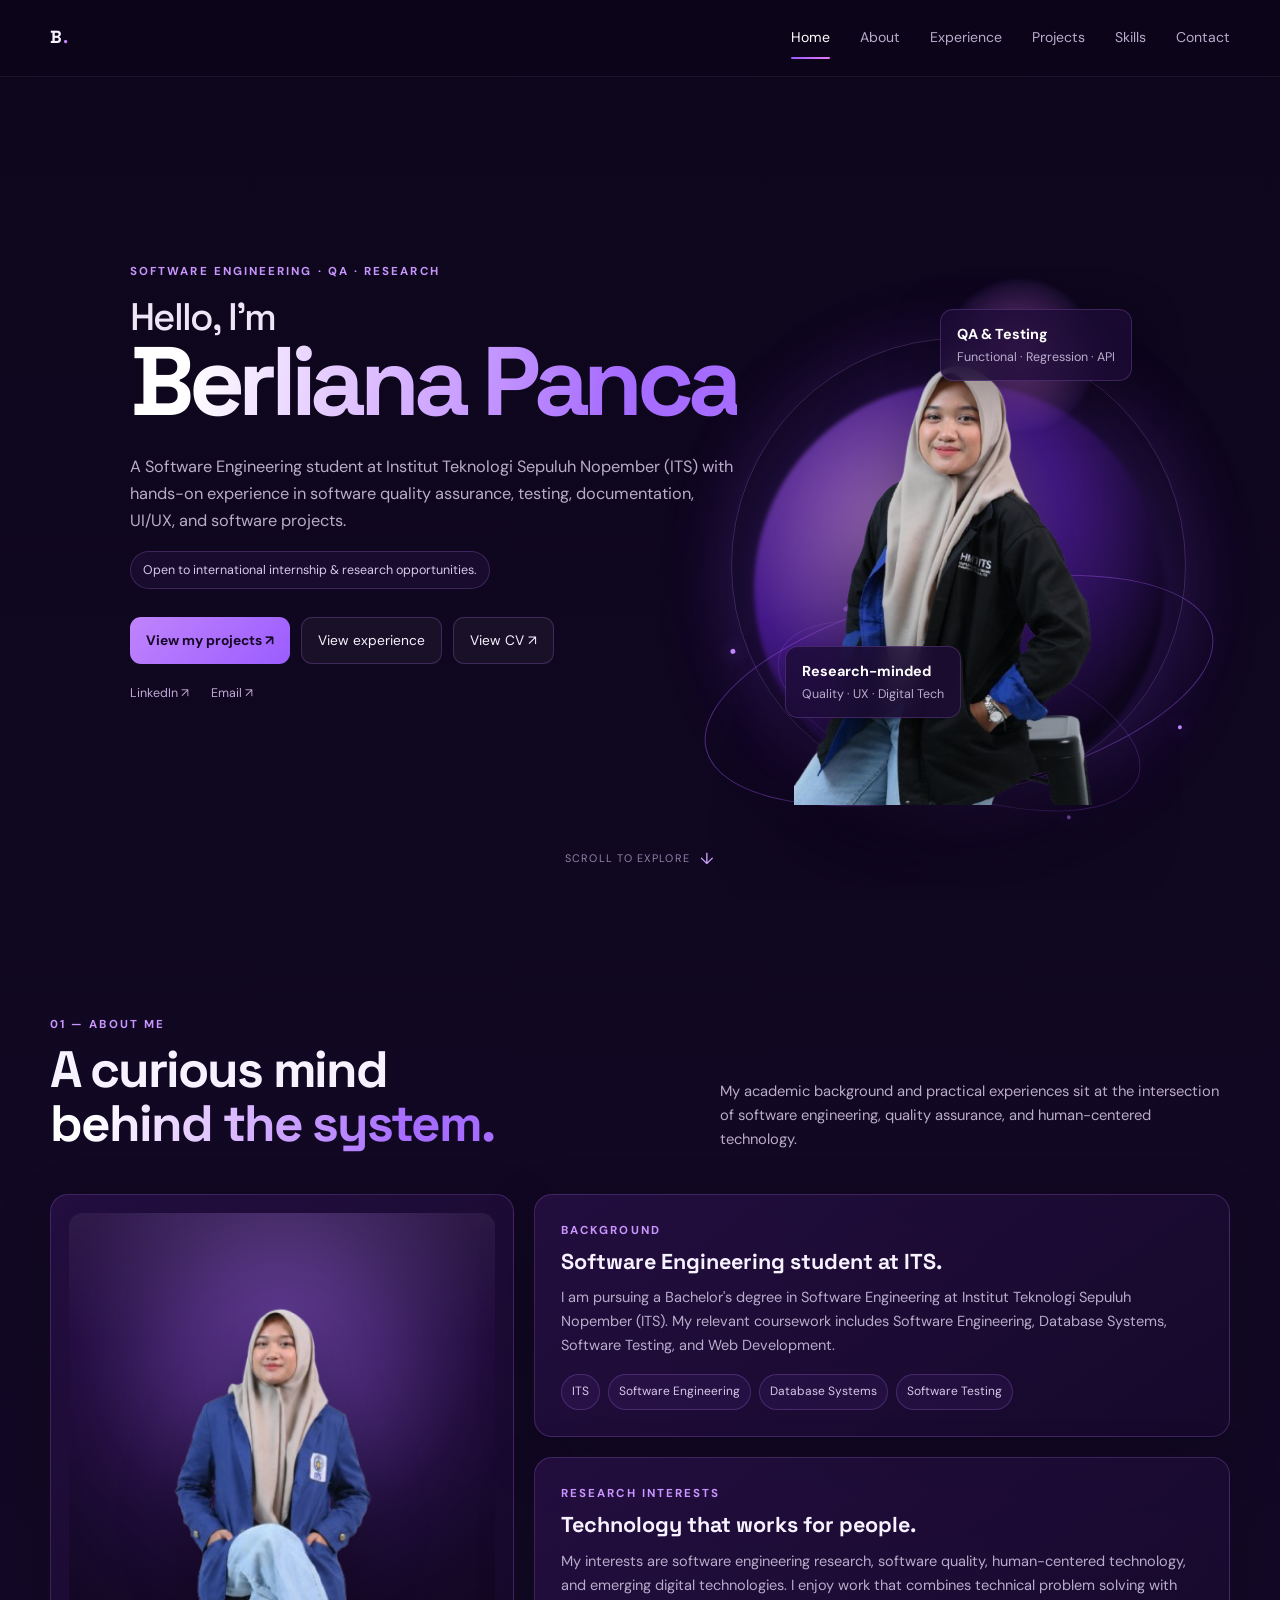
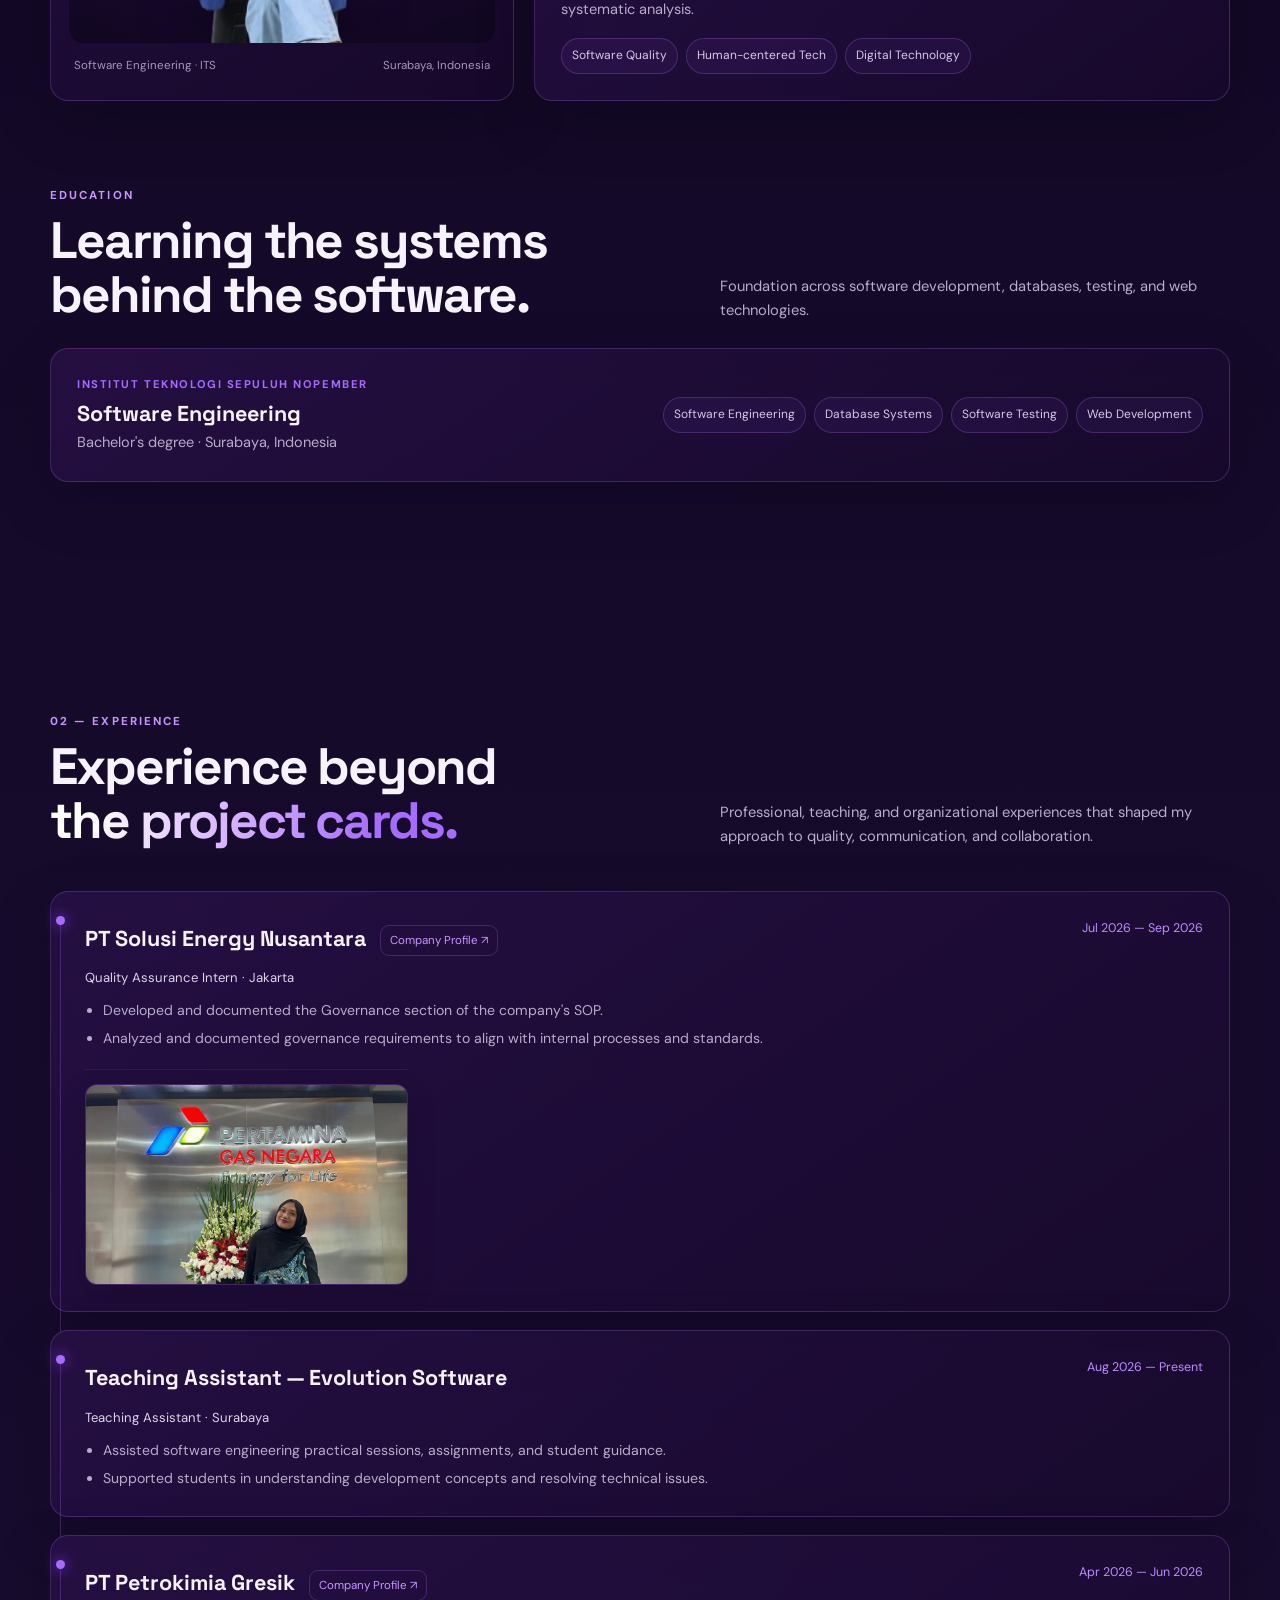
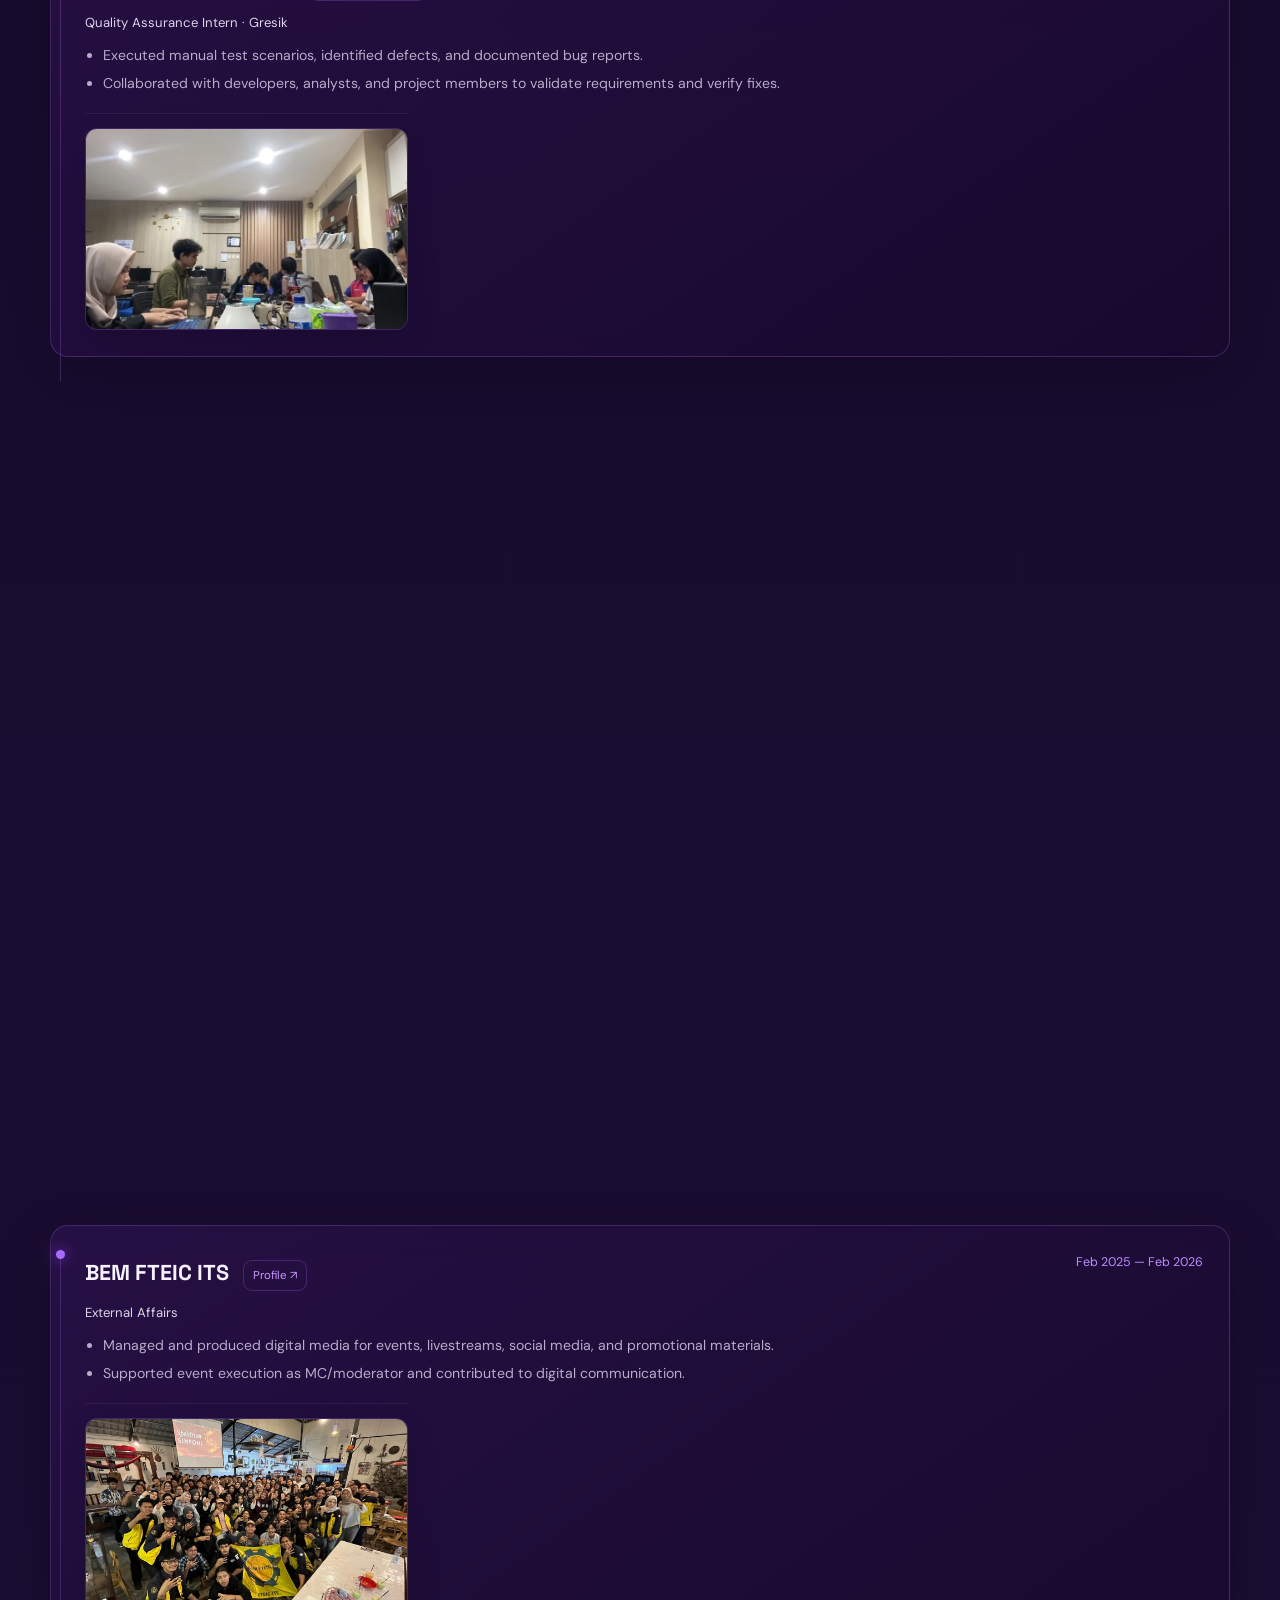
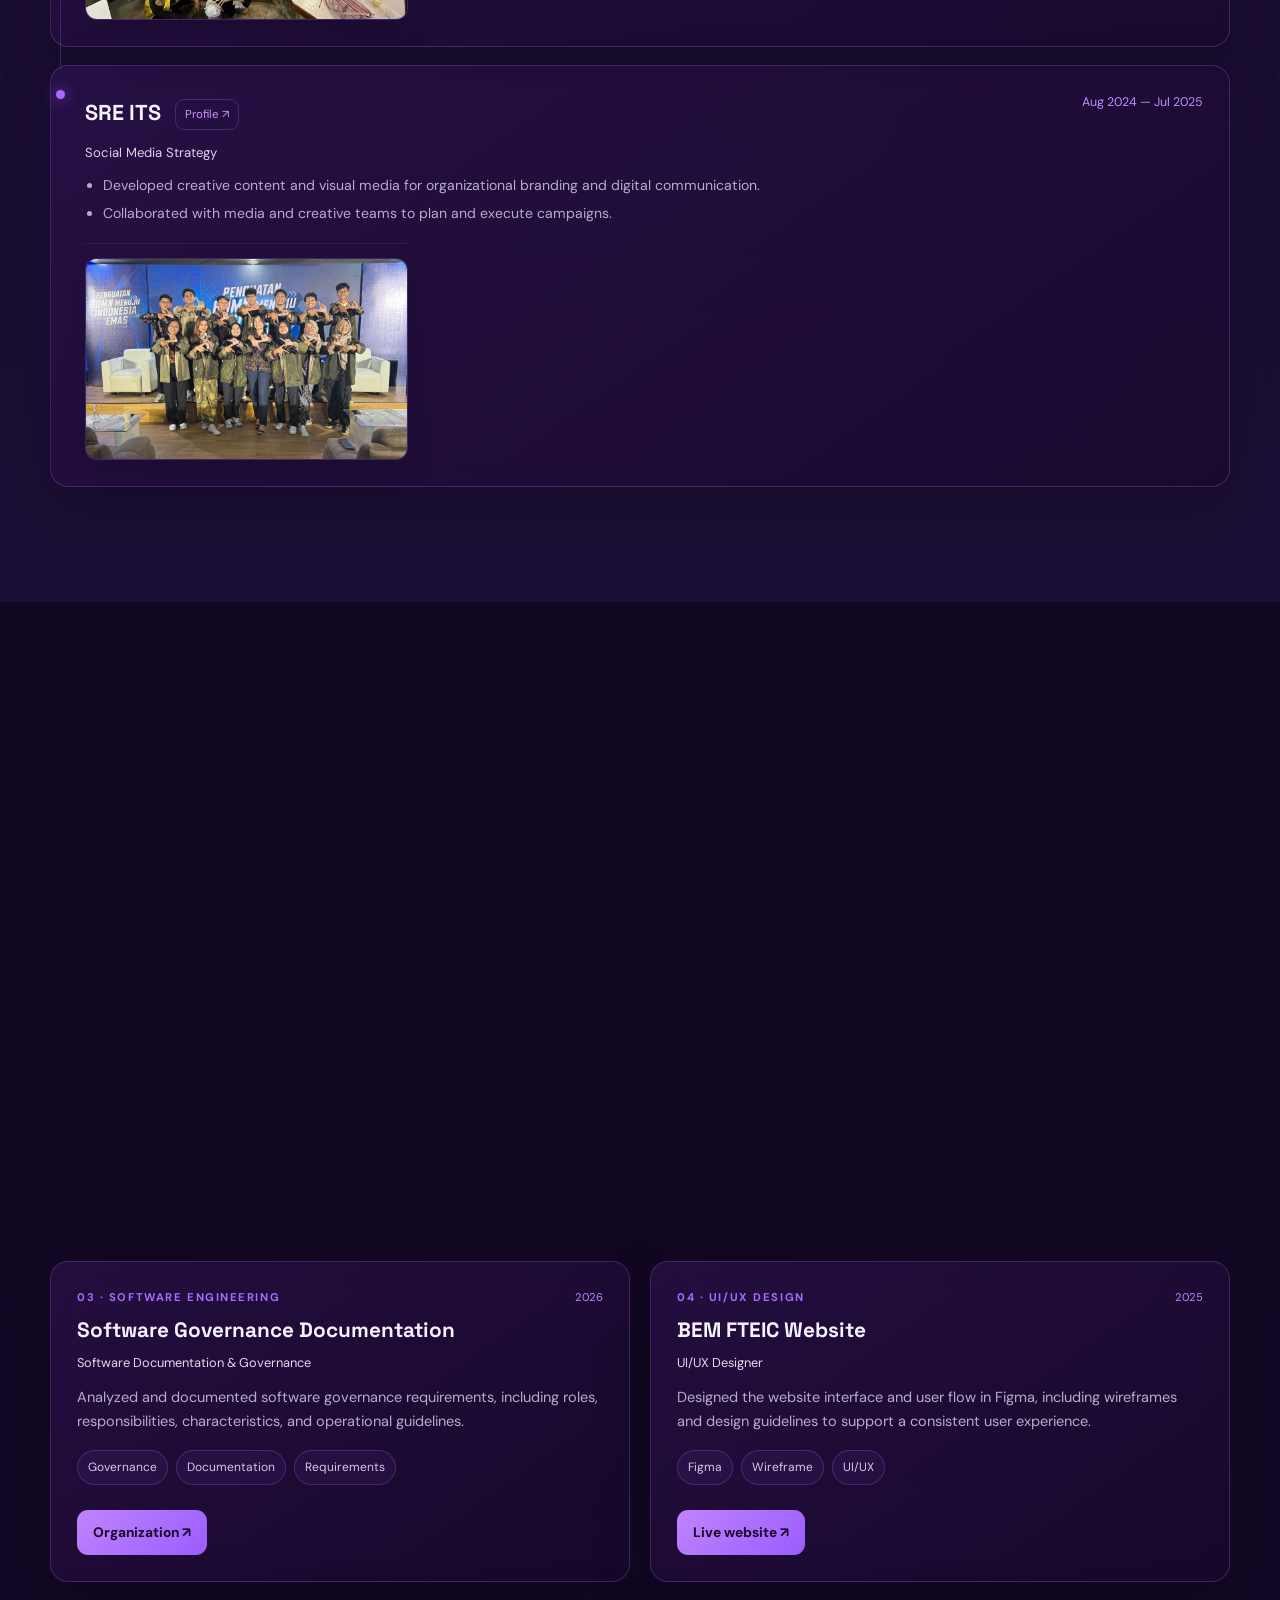
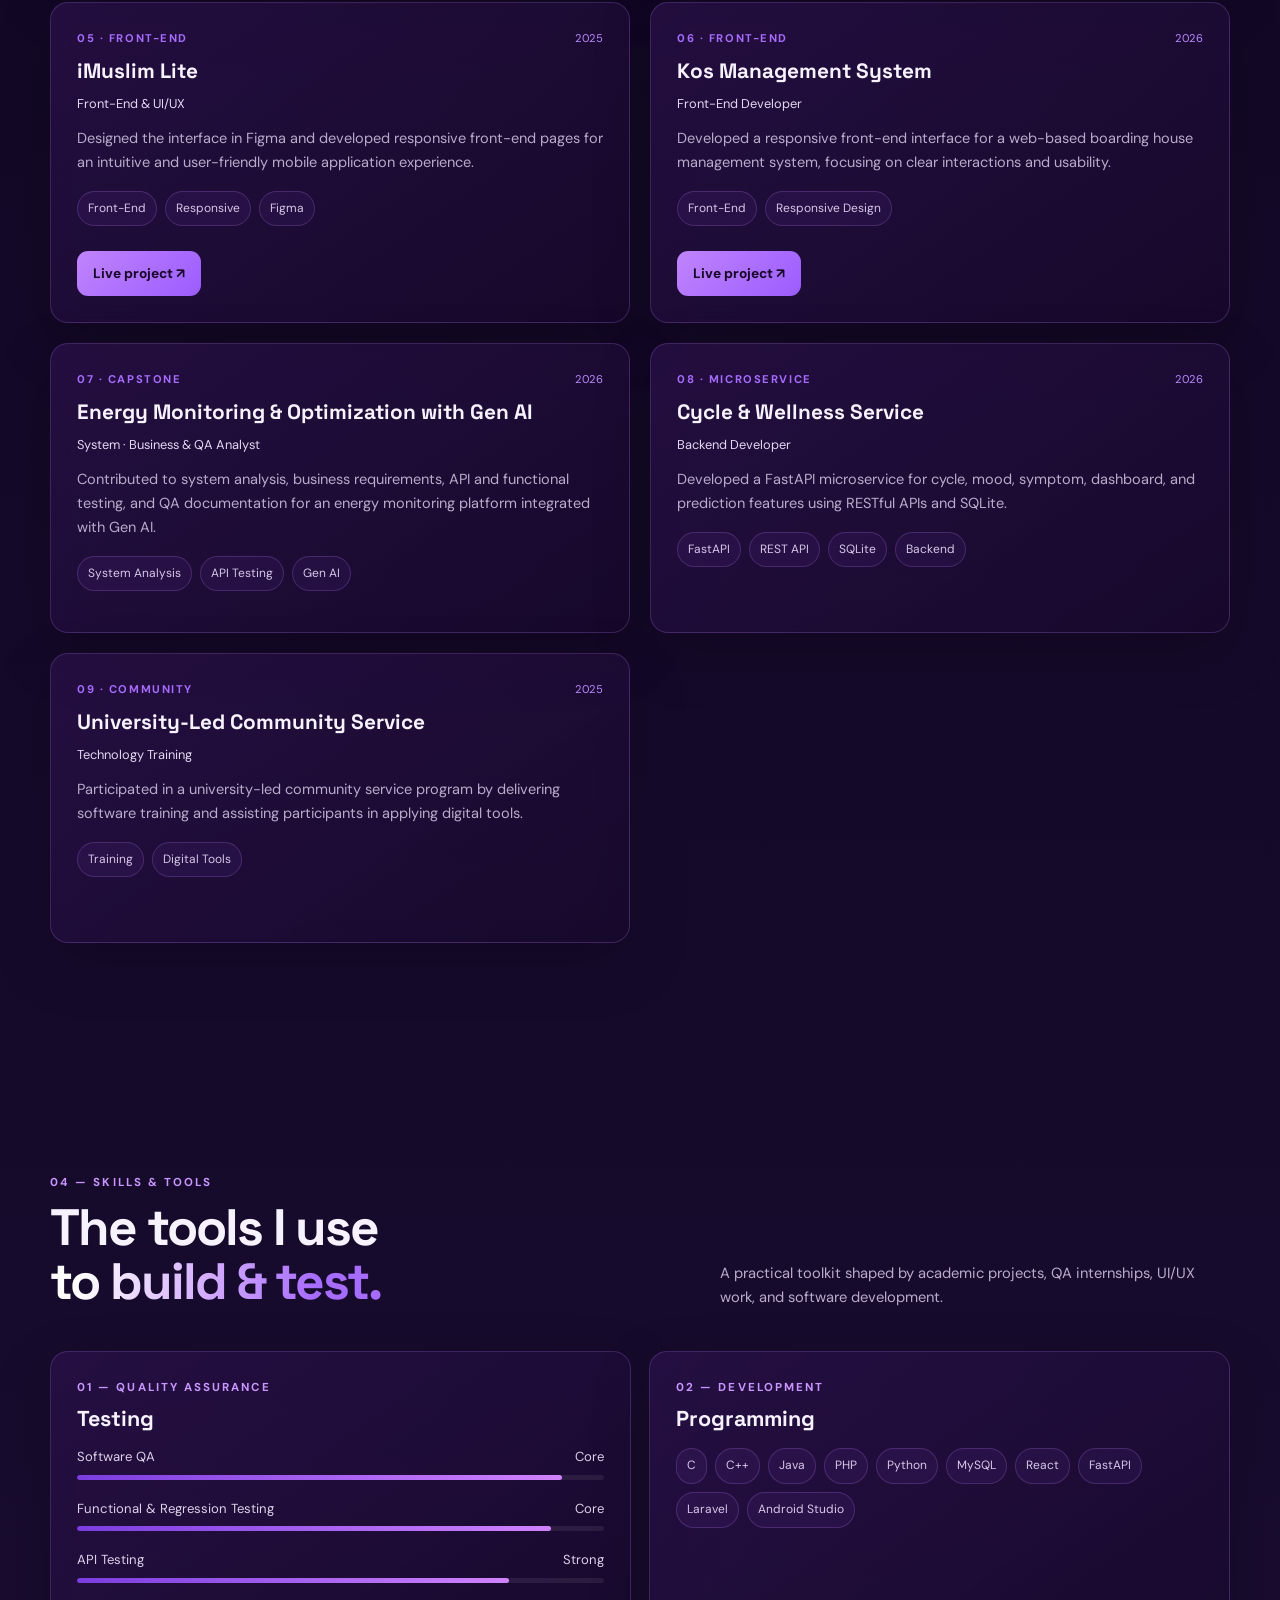
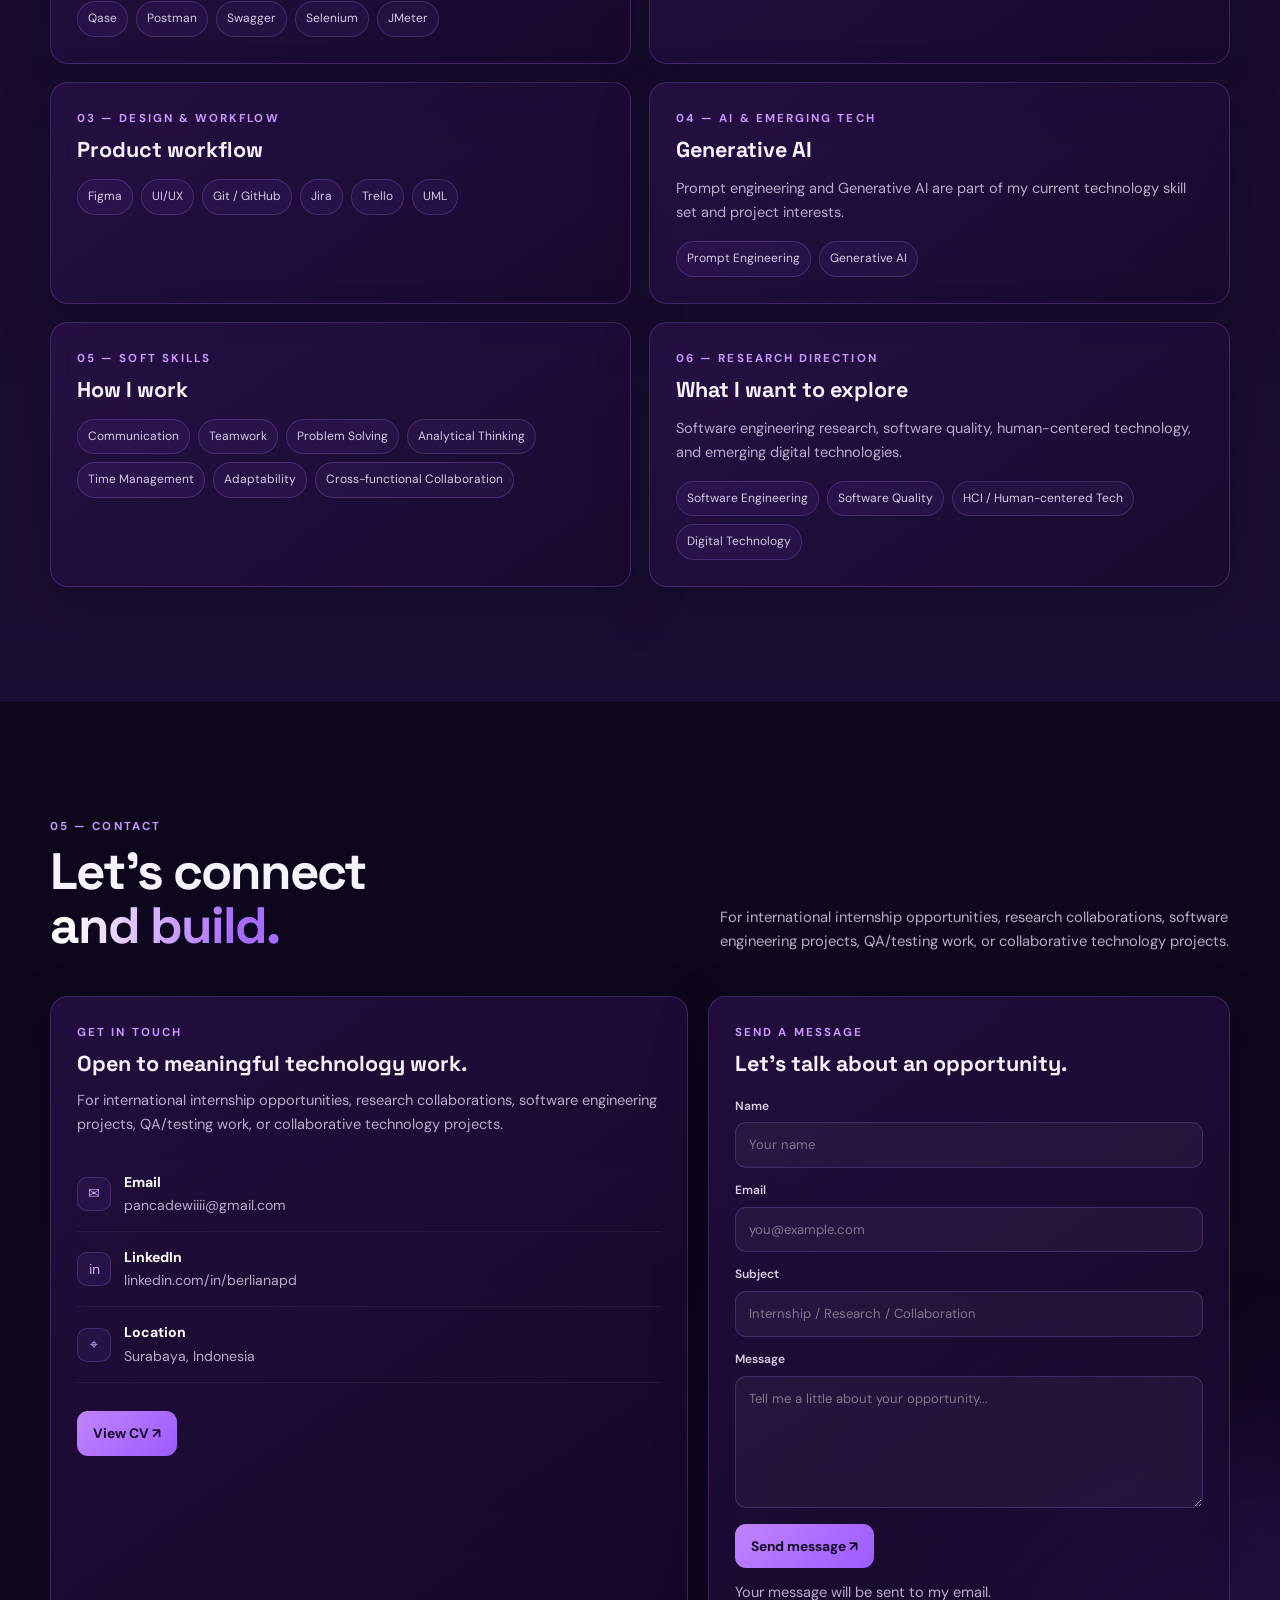
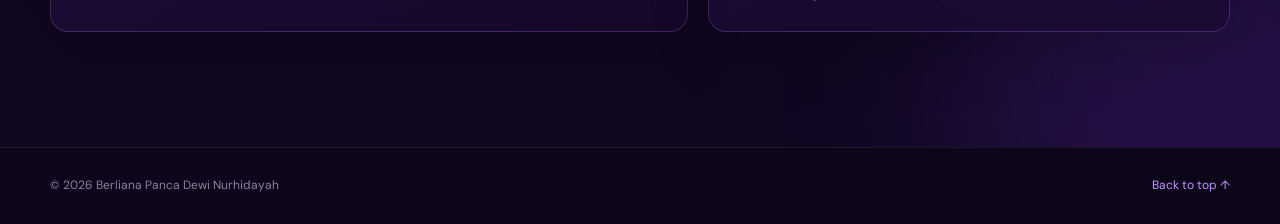
<file: berliana-portfolio-v2/index.html>
<!doctype html>
<html lang="en">
<head>
  <meta charset="utf-8">
  <meta name="viewport" content="width=device-width, initial-scale=1">
  <meta name="description" content="Berliana Panca Dewi Nurhidayah — Software Engineering, QA, and research portfolio.">
  <meta name="theme-color" content="#0d061b">
  <title>Berliana Panca Dewi — Portfolio</title>
  <link rel="preconnect" href="https://fonts.googleapis.com">
  <link rel="preconnect" href="https://fonts.gstatic.com" crossorigin>
  <link href="https://fonts.googleapis.com/css2?family=DM+Sans:wght@400;500;600;700&family=Space+Grotesk:wght@400;500;600;700&display=swap" rel="stylesheet">
  <link rel="stylesheet" href="css/style.css">
</head>
<body>
  <div class="cursor-glow" aria-hidden="true"></div>
  <div class="cursor-dot" aria-hidden="true"></div>

  <header class="site-header">
    <div class="container nav">
      <a class="brand" href="#home" aria-label="Berliana Panca Dewi home">B<span>.</span></a>
      <button class="menu-btn" aria-label="Open navigation" aria-expanded="false">☰</button>
      <nav class="nav-links" aria-label="Main navigation">
        <a href="#home">Home</a>
        <a href="#about">About</a>
        <a href="#experience">Experience</a>
        <a href="#projects">Projects</a>
        <a href="#skills">Skills</a>
        <a href="#contact">Contact</a>
      </nav>
    </div>
  </header>

  <main>
    <!-- HERO -->
    <section id="home" class="section hero-section section-dark">
      <div class="hero-bg-blob blob-one"></div>
      <div class="hero-bg-blob blob-two"></div>
      <div class="container hero-grid">
        <div class="hero-copy reveal">
          <div class="eyebrow">Software Engineering · QA · Research</div>
          <div class="hero-name" aria-label="Hello, I'm Berliana Panca">
            <span class="hello-line text-reveal">Hello, I'm</span>
            <span class="name-line gradient text-reveal delay-1">Berliana Panca</span>
          </div>
          <p class="lead hero-lead">
            A Software Engineering student at Institut Teknologi Sepuluh Nopember (ITS) with hands-on experience in software quality assurance, testing, documentation, UI/UX, and software projects.
          </p>
          <p class="availability">Open to international internship &amp; research opportunities.</p>
          <div class="actions">
            <a class="btn primary" href="#projects">View my projects ↗</a>
            <a class="btn" href="#experience">View experience</a>
            <a class="btn" href="https://drive.google.com/drive/folders/1ZxCbSp_MZOSm6Z04a7DcFqql7NDwtx1p?usp=sharing" target="_blank" rel="noopener noreferrer">View CV ↗</a>
          </div>
          <div class="hero-links">
            <a href="https://www.linkedin.com/in/berlianapd" target="_blank" rel="noopener noreferrer">LinkedIn ↗</a>
            <a href="mailto:pancadewiiii@gmail.com">Email ↗</a>
          </div>
        </div>

        <div class="hero-visual reveal delay-1" aria-label="Portrait of Berliana Panca Dewi">
          <div class="blob blob-main"></div>
          <div class="blob blob-small"></div>
          <div class="portrait-ring"></div>
          <img class="hero-photo" src="assets/images/berliana-hero.png" alt="Berliana Panca Dewi standing in a black and blue jacket" loading="eager">
          <div class="floating-card fc1"><strong>QA &amp; Testing</strong>Functional · Regression · API</div>
          <div class="floating-card fc2"><strong>Research-minded</strong>Quality · UX · Digital Tech</div>
          <div class="orbit orbit-one"></div>
          <div class="orbit orbit-two"></div>
        </div>
      </div>
      <a class="scroll-cue" href="#about" aria-label="Scroll to About"><span>Scroll to explore</span><i>↓</i></a>
    </section>

    <!-- ABOUT -->
    <section id="about" class="section section-mid">
      <div class="container">
        <div class="section-head reveal">
          <div>
            <div class="kicker">01 — About me</div>
            <h2>A curious mind<br><span class="gradient">behind the system.</span></h2>
          </div>
          <p>My academic background and practical experiences sit at the intersection of software engineering, quality assurance, and human-centered technology.</p>
        </div>

        <div class="about-grid">
          <article class="card about-photo-card reveal">
            <div class="about-photo-wrap">
              <div class="about-photo-glow"></div>
              <img src="assets/images/almet_panca.png" alt="Berliana Panca Dewi wearing an ITS blue blazer" loading="lazy">
            </div>
            <div class="about-photo-caption"><span>Software Engineering · ITS</span><span>Surabaya, Indonesia</span></div>
          </article>

          <div class="about-content">
            <article class="card reveal">
              <div class="kicker">Background</div>
              <h3>Software Engineering student at ITS.</h3>
              <p>I am pursuing a Bachelor's degree in Software Engineering at Institut Teknologi Sepuluh Nopember (ITS). My relevant coursework includes Software Engineering, Database Systems, Software Testing, and Web Development.</p>
              <div class="pill-list"><span class="pill">ITS</span><span class="pill">Software Engineering</span><span class="pill">Database Systems</span><span class="pill">Software Testing</span></div>
            </article>
            <article class="card reveal">
              <div class="kicker">Research interests</div>
              <h3>Technology that works for people.</h3>
              <p>My interests are software engineering research, software quality, human-centered technology, and emerging digital technologies. I enjoy work that combines technical problem solving with systematic analysis.</p>
              <div class="pill-list"><span class="pill">Software Quality</span><span class="pill">Human-centered Tech</span><span class="pill">Digital Technology</span></div>
            </article>
          </div>
        </div>

        <div class="section-head compact-head reveal">
          <div><div class="kicker">Education</div><h2>Learning the systems<br>behind the software.</h2></div>
          <p>Foundation across software development, databases, testing, and web technologies.</p>
        </div>
        <article class="card education-card reveal">
          <div>
            <div class="number">INSTITUT TEKNOLOGI SEPULUH NOPEMBER</div>
            <h3>Software Engineering</h3>
            <p>Bachelor's degree · Surabaya, Indonesia</p>
          </div>
          <div class="pill-list education-pills"><span class="pill">Software Engineering</span><span class="pill">Database Systems</span><span class="pill">Software Testing</span><span class="pill">Web Development</span></div>
        </article>
      </div>
    </section>

    <!-- EXPERIENCE -->
    <section id="experience" class="section section-light">
      <div class="container">
        <div class="section-head reveal">
          <div><div class="kicker">02 — Experience</div><h2>Experience beyond<br><span class="gradient">the project cards.</span></h2></div>
          <p>Professional, teaching, and organizational experiences that shaped my approach to quality, communication, and collaboration.</p>
        </div>
        <div class="timeline">
          <article class="card timeline-item reveal">
            <div class="item-top"><div class="experience-title"><h3>PT Solusi Energy Nusantara</h3><a class="company-link" href="https://www.pt-sena.co.id/" target="_blank" rel="noopener noreferrer">Company Profile ↗</a></div><span class="date">Jul 2026 — Sep 2026</span></div>
            <div class="role">Quality Assurance Intern · Jakarta</div>
            <ul class="item-list"><li>Developed and documented the Governance section of the company's SOP.</li><li>Analyzed and documented governance requirements to align with internal processes and standards.</li></ul>
          
            <div class="experience-gallery single-photo" aria-label="PT Solusi Energy Nusantara internship documentation">
              <figure class="experience-photo"><img src="assets/images/experience/sena-1.webp" alt="PT Solusi Energy Nusantara internship documentation" loading="lazy"></figure>
            </div>
          </article>
          <article class="card timeline-item reveal">
            <div class="item-top"><h3>Teaching Assistant — Evolution Software</h3><span class="date">Aug 2026 — Present</span></div>
            <div class="role">Teaching Assistant · Surabaya</div>
            <ul class="item-list"><li>Assisted software engineering practical sessions, assignments, and student guidance.</li><li>Supported students in understanding development concepts and resolving technical issues.</li></ul>
          </article>
          <article class="card timeline-item reveal">
            <div class="item-top"><div class="experience-title"><h3>PT Petrokimia Gresik</h3><a class="company-link" href="https://petrokimia-gresik.com/" target="_blank" rel="noopener noreferrer">Company Profile ↗</a></div><span class="date">Apr 2026 — Jun 2026</span></div>
            <div class="role">Quality Assurance Intern · Gresik</div>
            <ul class="item-list"><li>Executed manual test scenarios, identified defects, and documented bug reports.</li><li>Collaborated with developers, analysts, and project members to validate requirements and verify fixes.</li></ul>
          
            <div class="experience-gallery single-photo" aria-label="PT Petrokimia Gresik internship documentation">
              <figure class="experience-photo"><img src="assets/images/experience/petrokimia-1.webp" alt="PT Petrokimia Gresik internship documentation" loading="lazy"></figure>
            </div>
          </article>
          <article class="card timeline-item reveal">
            <div class="item-top"><div class="experience-title"><h3>PT Pelindo Solusi Digital</h3><a class="company-link" href="https://www.ilcs.co.id/" target="_blank" rel="noopener noreferrer">Company Profile ↗</a></div><span class="date">Dec 2025 — Mar 2026</span></div>
            <div class="role">Quality Assurance Intern · Jakarta</div>
            <ul class="item-list"><li>Performed functional testing on port service ordering and terminal management systems.</li><li>Conducted regression testing before deployment and tracked defects using structured bug reports.</li></ul>
          
            <div class="experience-gallery single-photo" aria-label="PT Pelindo Solusi Digital internship documentation">
              <figure class="experience-photo"><img src="assets/images/experience/pelindo-1.webp" alt="PT Pelindo Solusi Digital internship documentation" loading="lazy"></figure>
            </div>
          </article>
          <article class="card timeline-item reveal">
            <div class="item-top"><div class="experience-title"><h3>Digimarly</h3><a class="company-link" href="https://digimarly.id/" target="_blank" rel="noopener noreferrer">Company Profile ↗</a></div><span class="date">Oct 2025 — Sep 2026</span></div>
            <div class="role">Quality Assurance Intern · Surabaya</div>
            <ul class="item-list"><li>Identified, documented, and tracked bugs for timely resolution.</li><li>Collaborated with developers and product teams to clarify requirements and improve system quality.</li></ul>
          </article>
          <article class="card timeline-item reveal"><div class="item-top"><h3>Robotic Innovation Academy (RVA)</h3><span class="date">Feb 2025 — May 2025</span></div><div class="role">Marketing &amp; Research Technology Intern · Surabaya</div><ul class="item-list"><li>Collaborated with mentors and operational teams to align marketing strategies with program objectives.</li><li>Assisted in designing marketing strategies for robotics classes and competition preparation programs.</li></ul>
          </article>
          <article class="card timeline-item reveal"><div class="item-top"><div class="experience-title"><h3>BEM FTEIC ITS</h3><a class="company-link" href="https://bem-fteic.com/" target="_blank" rel="noopener noreferrer">Profile ↗</a></div><span class="date">Feb 2025 — Feb 2026</span></div><div class="role">External Affairs</div><ul class="item-list"><li>Managed and produced digital media for events, livestreams, social media, and promotional materials.</li><li>Supported event execution as MC/moderator and contributed to digital communication.</li></ul>
            <div class="experience-gallery single-photo" aria-label="BEM FTEIC ITS experience documentation">
              <figure class="experience-photo"><img src="assets/images/experience/bem-1.webp" alt="BEM FTEIC ITS experience documentation" loading="lazy"></figure>
            </div>
          </article>
          <article class="card timeline-item reveal"><div class="item-top"><div class="experience-title"><h3>SRE ITS</h3><a class="company-link" href="https://www.sre-its.com/" target="_blank" rel="noopener noreferrer">Profile ↗</a></div><span class="date">Aug 2024 — Jul 2025</span></div><div class="role">Social Media Strategy</div><ul class="item-list"><li>Developed creative content and visual media for organizational branding and digital communication.</li><li>Collaborated with media and creative teams to plan and execute campaigns.</li></ul>
            <div class="experience-gallery single-photo" aria-label="SRE ITS experience documentation">
              <figure class="experience-photo"><img src="assets/images/experience/sre_2.jpeg" alt="SRE ITS experience documentation" loading="lazy"></figure>
            </div>
          </article>
        </div>
      </div>
    </section>

    <!-- PROJECTS -->
    <section id="projects" class="section section-mid projects-section">
      <div class="container">
        <div class="section-head reveal">
          <div><div class="kicker">03 — Selected projects</div><h2>Work that turns<br><span class="gradient">ideas into systems.</span></h2></div>
          <p>Selected work across QA, software engineering, UI/UX, backend development, system analysis, and technology-for-community work.</p>
        </div>
        <div class="project-grid">
          <article class="card project-card tilt-card reveal"><div class="project-top"><span class="number">01 · SOFTWARE TESTING</span><span class="project-year">2026</span></div><h3>Adhara</h3><div class="role-line">Quality Assurance · Manual &amp; Black-box Testing</div><p>Tested a web-based logistics platform by creating test cases, reporting bugs, documenting evidence, and performing regression testing using Qase.</p><div class="pill-list"><span class="pill">QA</span><span class="pill">Qase</span><span class="pill">Regression</span><span class="pill">Bug Reporting</span></div><div class="project-actions"><a class="btn primary" href="https://www.adhara.id/" target="_blank" rel="noopener noreferrer">Live project ↗</a></div></article>
          <article class="card project-card tilt-card reveal"><div class="project-top"><span class="number">02 · SOFTWARE TESTING</span><span class="project-year">2026</span></div><h3>Qobiltu.id</h3><div class="role-line">Quality Assurance · Black-box Testing</div><p>Performed black-box testing for the Qobiltu.id platform by creating test scenarios, identifying and reporting bugs, documenting testing evidence, and tracking issues using Trello.</p><div class="pill-list"><span class="pill">QA</span><span class="pill">Black-box Testing</span><span class="pill">Trello</span><span class="pill">Bug Reporting</span></div><div class="project-actions"><a class="btn primary" href="https://qobiltu.id/" target="_blank" rel="noopener noreferrer">Live project ↗</a></div></article>
          <article class="card project-card tilt-card reveal"><div class="project-top"><span class="number">03 · SOFTWARE ENGINEERING</span><span class="project-year">2026</span></div><h3>Software Governance Documentation</h3><div class="role-line">Software Documentation &amp; Governance</div><p>Analyzed and documented software governance requirements, including roles, responsibilities, characteristics, and operational guidelines.</p><div class="pill-list"><span class="pill">Governance</span><span class="pill">Documentation</span><span class="pill">Requirements</span></div><div class="project-actions"><a class="btn primary" href="https://www.pt-sena.co.id/" target="_blank" rel="noopener noreferrer">Organization ↗</a></div></article>
          <article class="card project-card tilt-card reveal"><div class="project-top"><span class="number">04 · UI/UX DESIGN</span><span class="project-year">2025</span></div><h3>BEM FTEIC Website</h3><div class="role-line">UI/UX Designer</div><p>Designed the website interface and user flow in Figma, including wireframes and design guidelines to support a consistent user experience.</p><div class="pill-list"><span class="pill">Figma</span><span class="pill">Wireframe</span><span class="pill">UI/UX</span></div><div class="project-actions"><a class="btn primary" href="https://bem-fteic.com/" target="_blank" rel="noopener noreferrer">Live website ↗</a></div></article>
          <article class="card project-card tilt-card reveal"><div class="project-top"><span class="number">05 · FRONT-END</span><span class="project-year">2025</span></div><h3>iMuslim Lite</h3><div class="role-line">Front-End &amp; UI/UX</div><p>Designed the interface in Figma and developed responsive front-end pages for an intuitive and user-friendly mobile application experience.</p><div class="pill-list"><span class="pill">Front-End</span><span class="pill">Responsive</span><span class="pill">Figma</span></div><div class="project-actions"><a class="btn primary" href="https://imuslim-lite.vercel.app/" target="_blank" rel="noopener noreferrer">Live project ↗</a></div></article>
          <article class="card project-card tilt-card reveal"><div class="project-top"><span class="number">06 · FRONT-END</span><span class="project-year">2026</span></div><h3>Kos Management System</h3><div class="role-line">Front-End Developer</div><p>Developed a responsive front-end interface for a web-based boarding house management system, focusing on clear interactions and usability.</p><div class="pill-list"><span class="pill">Front-End</span><span class="pill">Responsive Design</span></div><div class="project-actions"><a class="btn primary" href="https://kel-5-manajemen-kos.vercel.app/login" target="_blank" rel="noopener noreferrer">Live project ↗</a></div></article>
          <article class="card project-card tilt-card reveal"><div class="project-top"><span class="number">07 · CAPSTONE</span><span class="project-year">2026</span></div><h3>Energy Monitoring &amp; Optimization with Gen AI</h3><div class="role-line">System · Business &amp; QA Analyst</div><p>Contributed to system analysis, business requirements, API and functional testing, and QA documentation for an energy monitoring platform integrated with Gen AI.</p><div class="pill-list"><span class="pill">System Analysis</span><span class="pill">API Testing</span><span class="pill">Gen AI</span></div></article>
          <article class="card project-card tilt-card reveal"><div class="project-top"><span class="number">08 · MICROSERVICE</span><span class="project-year">2026</span></div><h3>Cycle &amp; Wellness Service</h3><div class="role-line">Backend Developer</div><p>Developed a FastAPI microservice for cycle, mood, symptom, dashboard, and prediction features using RESTful APIs and SQLite.</p><div class="pill-list"><span class="pill">FastAPI</span><span class="pill">REST API</span><span class="pill">SQLite</span><span class="pill">Backend</span></div></article>
          <article class="card project-card tilt-card reveal"><div class="project-top"><span class="number">09 · COMMUNITY</span><span class="project-year">2025</span></div><h3>University-Led Community Service</h3><div class="role-line">Technology Training</div><p>Participated in a university-led community service program by delivering software training and assisting participants in applying digital tools.</p><div class="pill-list"><span class="pill">Training</span><span class="pill">Digital Tools</span></div></article>
        </div>
      </div>
    </section>

    <!-- SKILLS -->
    <section id="skills" class="section section-light">
      <div class="container">
        <div class="section-head reveal">
          <div><div class="kicker">04 — Skills &amp; tools</div><h2>The tools I use<br><span class="gradient">to build &amp; test.</span></h2></div>
          <p>A practical toolkit shaped by academic projects, QA internships, UI/UX work, and software development.</p>
        </div>
        <div class="skill-section">
          <article class="card skill-card reveal"><div class="kicker">01 — Quality Assurance</div><h3>Testing</h3><div class="skill-row"><div class="skill-label"><span>Software QA</span><span>Core</span></div><div class="skill-bar"><span style="width:92%"></span></div></div><div class="skill-row"><div class="skill-label"><span>Functional &amp; Regression Testing</span><span>Core</span></div><div class="skill-bar"><span style="width:90%"></span></div></div><div class="skill-row"><div class="skill-label"><span>API Testing</span><span>Strong</span></div><div class="skill-bar"><span style="width:82%"></span></div></div><div class="pill-list"><span class="pill">Qase</span><span class="pill">Postman</span><span class="pill">Swagger</span><span class="pill">Selenium</span><span class="pill">JMeter</span></div></article>
          <article class="card skill-card reveal"><div class="kicker">02 — Development</div><h3>Programming</h3><div class="pill-list"><span class="pill">C</span><span class="pill">C++</span><span class="pill">Java</span><span class="pill">PHP</span><span class="pill">Python</span><span class="pill">MySQL</span><span class="pill">React</span><span class="pill">FastAPI</span><span class="pill">Laravel</span><span class="pill">Android Studio</span></div></article>
          <article class="card skill-card reveal"><div class="kicker">03 — Design &amp; Workflow</div><h3>Product workflow</h3><div class="pill-list"><span class="pill">Figma</span><span class="pill">UI/UX</span><span class="pill">Git / GitHub</span><span class="pill">Jira</span><span class="pill">Trello</span><span class="pill">UML</span></div></article>
          <article class="card skill-card reveal"><div class="kicker">04 — AI &amp; Emerging Tech</div><h3>Generative AI</h3><p>Prompt engineering and Generative AI are part of my current technology skill set and project interests.</p><div class="pill-list"><span class="pill">Prompt Engineering</span><span class="pill">Generative AI</span></div></article>
          <article class="card skill-card reveal"><div class="kicker">05 — Soft skills</div><h3>How I work</h3><div class="pill-list"><span class="pill">Communication</span><span class="pill">Teamwork</span><span class="pill">Problem Solving</span><span class="pill">Analytical Thinking</span><span class="pill">Time Management</span><span class="pill">Adaptability</span><span class="pill">Cross-functional Collaboration</span></div></article>
          <article class="card skill-card reveal"><div class="kicker">06 — Research direction</div><h3>What I want to explore</h3><p>Software engineering research, software quality, human-centered technology, and emerging digital technologies.</p><div class="pill-list"><span class="pill">Software Engineering</span><span class="pill">Software Quality</span><span class="pill">HCI / Human-centered Tech</span><span class="pill">Digital Technology</span></div></article>
        </div>
      </div>
    </section>

    <!-- CONTACT -->
    <section id="contact" class="section section-dark contact-section">
      <div class="contact-glow"></div>
      <div class="container">
        <div class="section-head reveal">
          <div><div class="kicker">05 — Contact</div><h2>Let's connect<br><span class="gradient">and build.</span></h2></div>
          <p>For international internship opportunities, research collaborations, software engineering projects, QA/testing work, or collaborative technology projects.</p>
        </div>
        <div class="contact-grid">
          <article class="card reveal"><div class="kicker">Get in touch</div><h3>Open to meaningful technology work.</h3><p>For international internship opportunities, research collaborations, software engineering projects, QA/testing work, or collaborative technology projects.</p><div class="contact-list">
            <a class="contact-link" href="mailto:pancadewiiii@gmail.com"><span class="icon">✉</span><span><strong>Email</strong>pancadewiiii@gmail.com</span></a>
            <a class="contact-link" href="https://www.linkedin.com/in/berlianapd" target="_blank" rel="noopener noreferrer"><span class="icon">in</span><span><strong>LinkedIn</strong>linkedin.com/in/berlianapd</span></a>
            <div class="contact-link"><span class="icon">⌖</span><span><strong>Location</strong>Surabaya, Indonesia</span></div>
          </div><div class="actions"><a class="btn primary" href="https://drive.google.com/drive/folders/1ZxCbSp_MZOSm6Z04a7DcFqql7NDwtx1p?usp=sharing" target="_blank" rel="noopener noreferrer">View CV ↗</a></div></article>
          <article class="card reveal"><div class="kicker">Send a message</div><h3>Let's talk about an opportunity.</h3><form class="contact-form" action="https://formsubmit.co/pancadewiiii@gmail.com" method="POST">
            <input type="hidden" name="_subject" value="Portfolio Contact — Berliana Panca Dewi">
            <input type="hidden" name="_captcha" value="false">
            <input type="hidden" name="_template" value="table">
            <div class="form-row"><label for="name">Name</label><input id="name" name="name" type="text" placeholder="Your name" required></div>
            <div class="form-row"><label for="email">Email</label><input id="email" name="email" type="email" placeholder="you@example.com" required></div>
            <div class="form-row"><label for="subject">Subject</label><input id="subject" name="subject" type="text" placeholder="Internship / Research / Collaboration" required></div>
            <div class="form-row"><label for="message">Message</label><textarea id="message" name="message" rows="5" placeholder="Tell me a little about your opportunity..." required></textarea></div>
            <button class="btn primary form-submit" type="submit">Send message ↗</button>
            <p class="form-note">Your message will be sent to my email.</p>
          </form></article>
        </div>
      </div>
    </section>
  </main>

  <footer>
    <div class="container footer-inner"><span>© <span data-year></span> Berliana Panca Dewi Nurhidayah</span><a class="to-top" href="#home">Back to top ↑</a></div>
  </footer>

  <script src="js/main.js"></script>
</body>
</html>
</file>
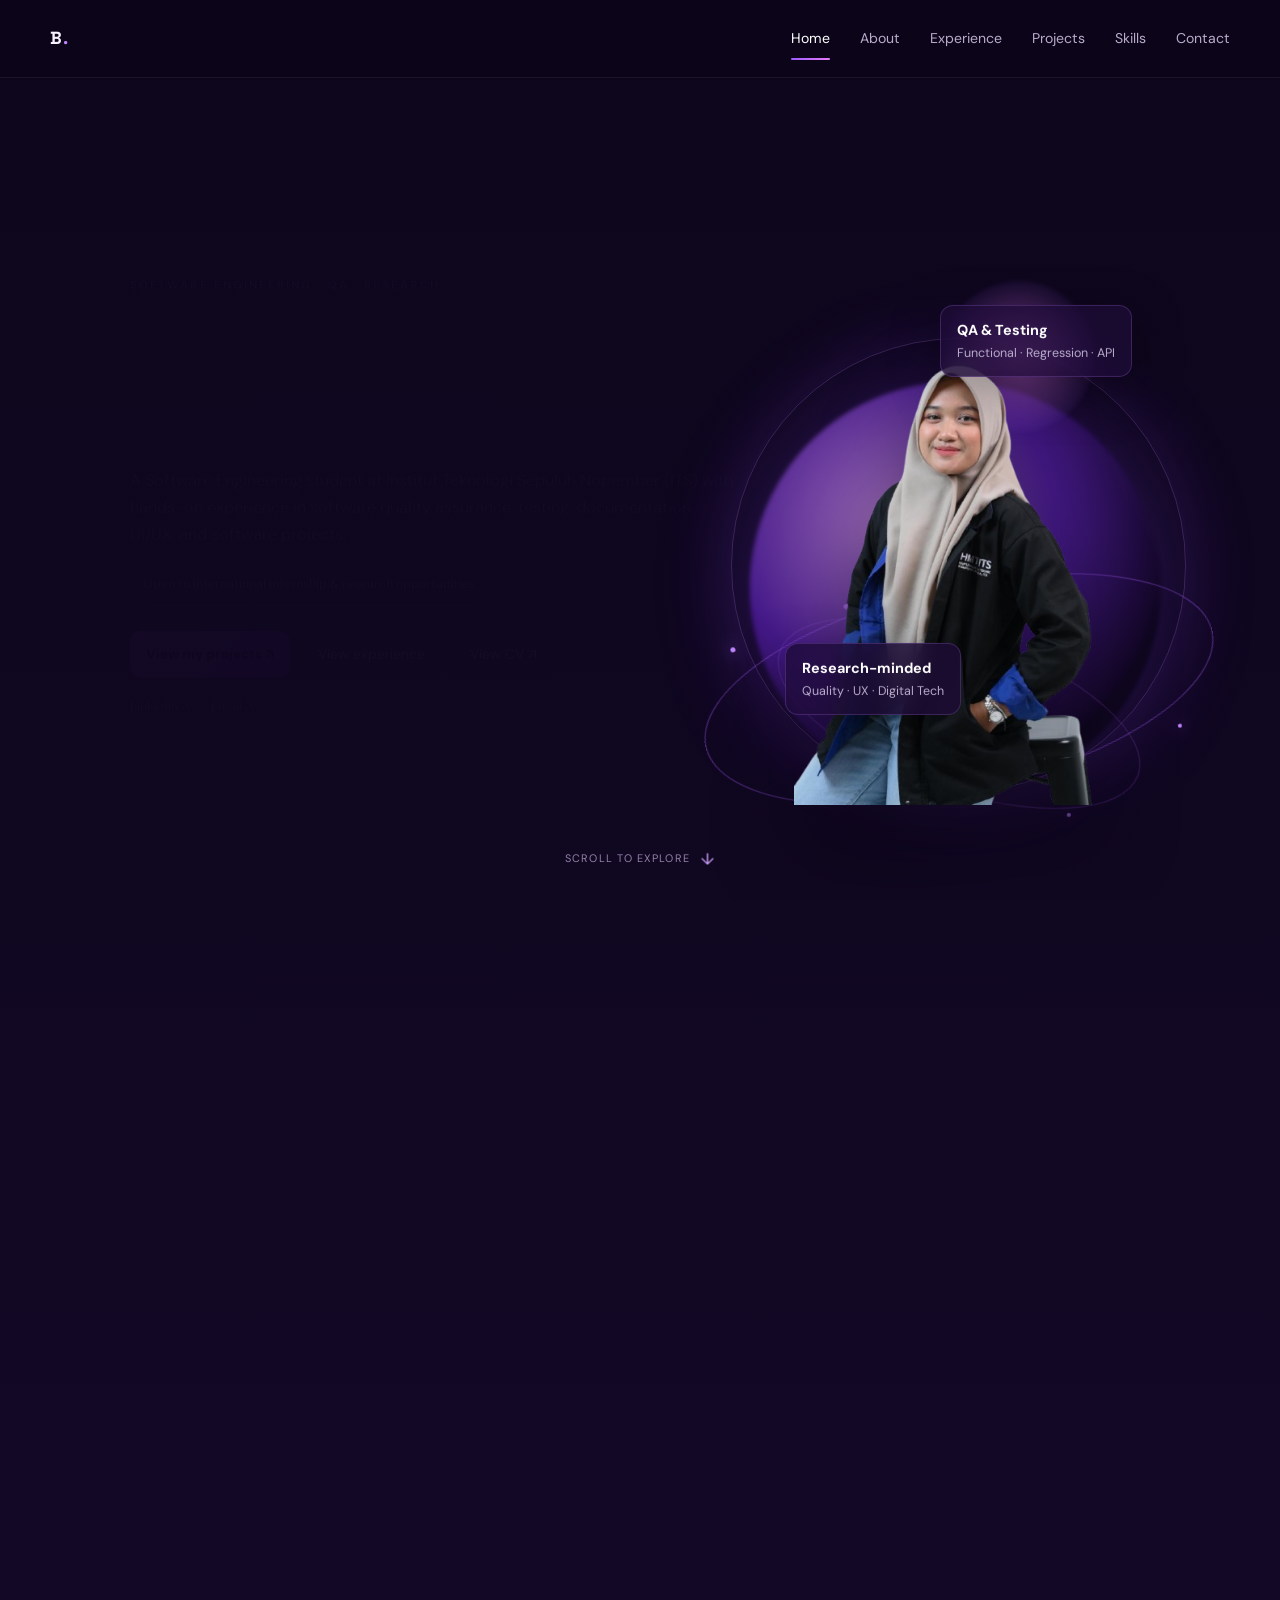
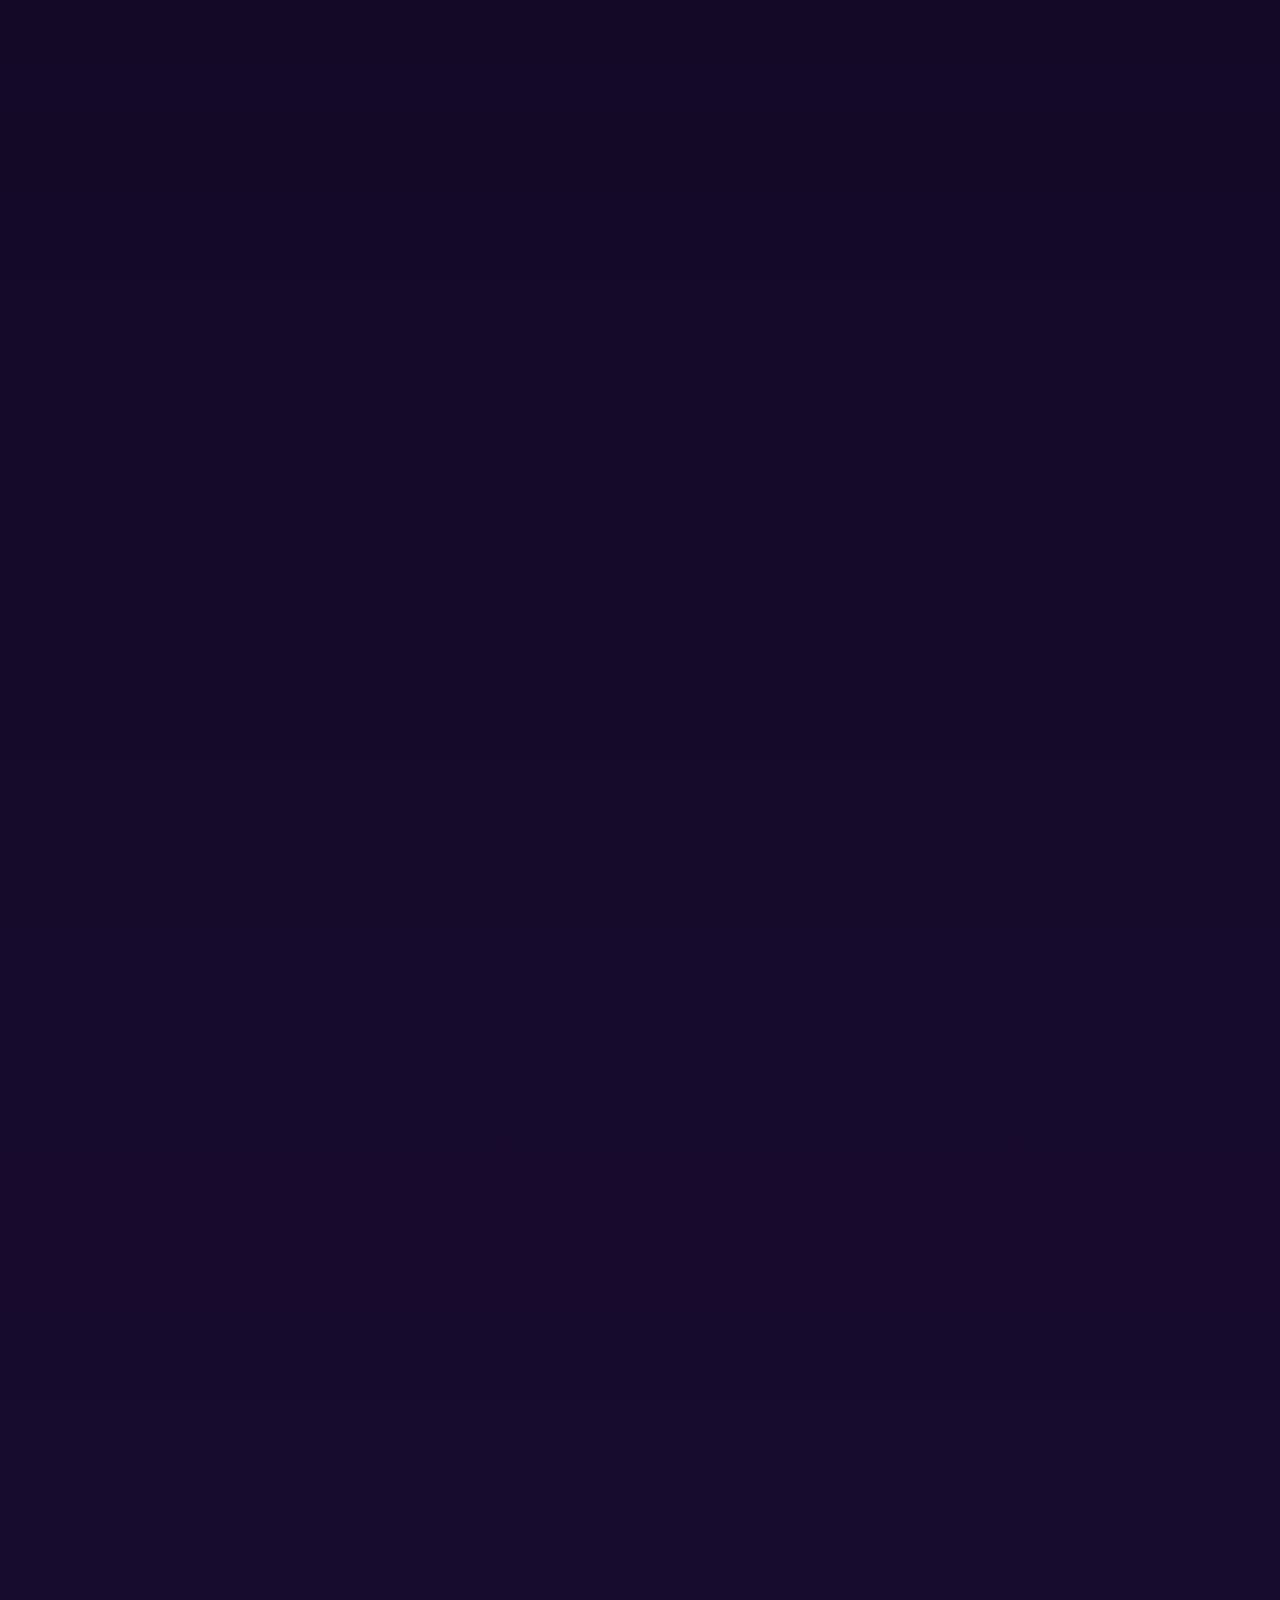
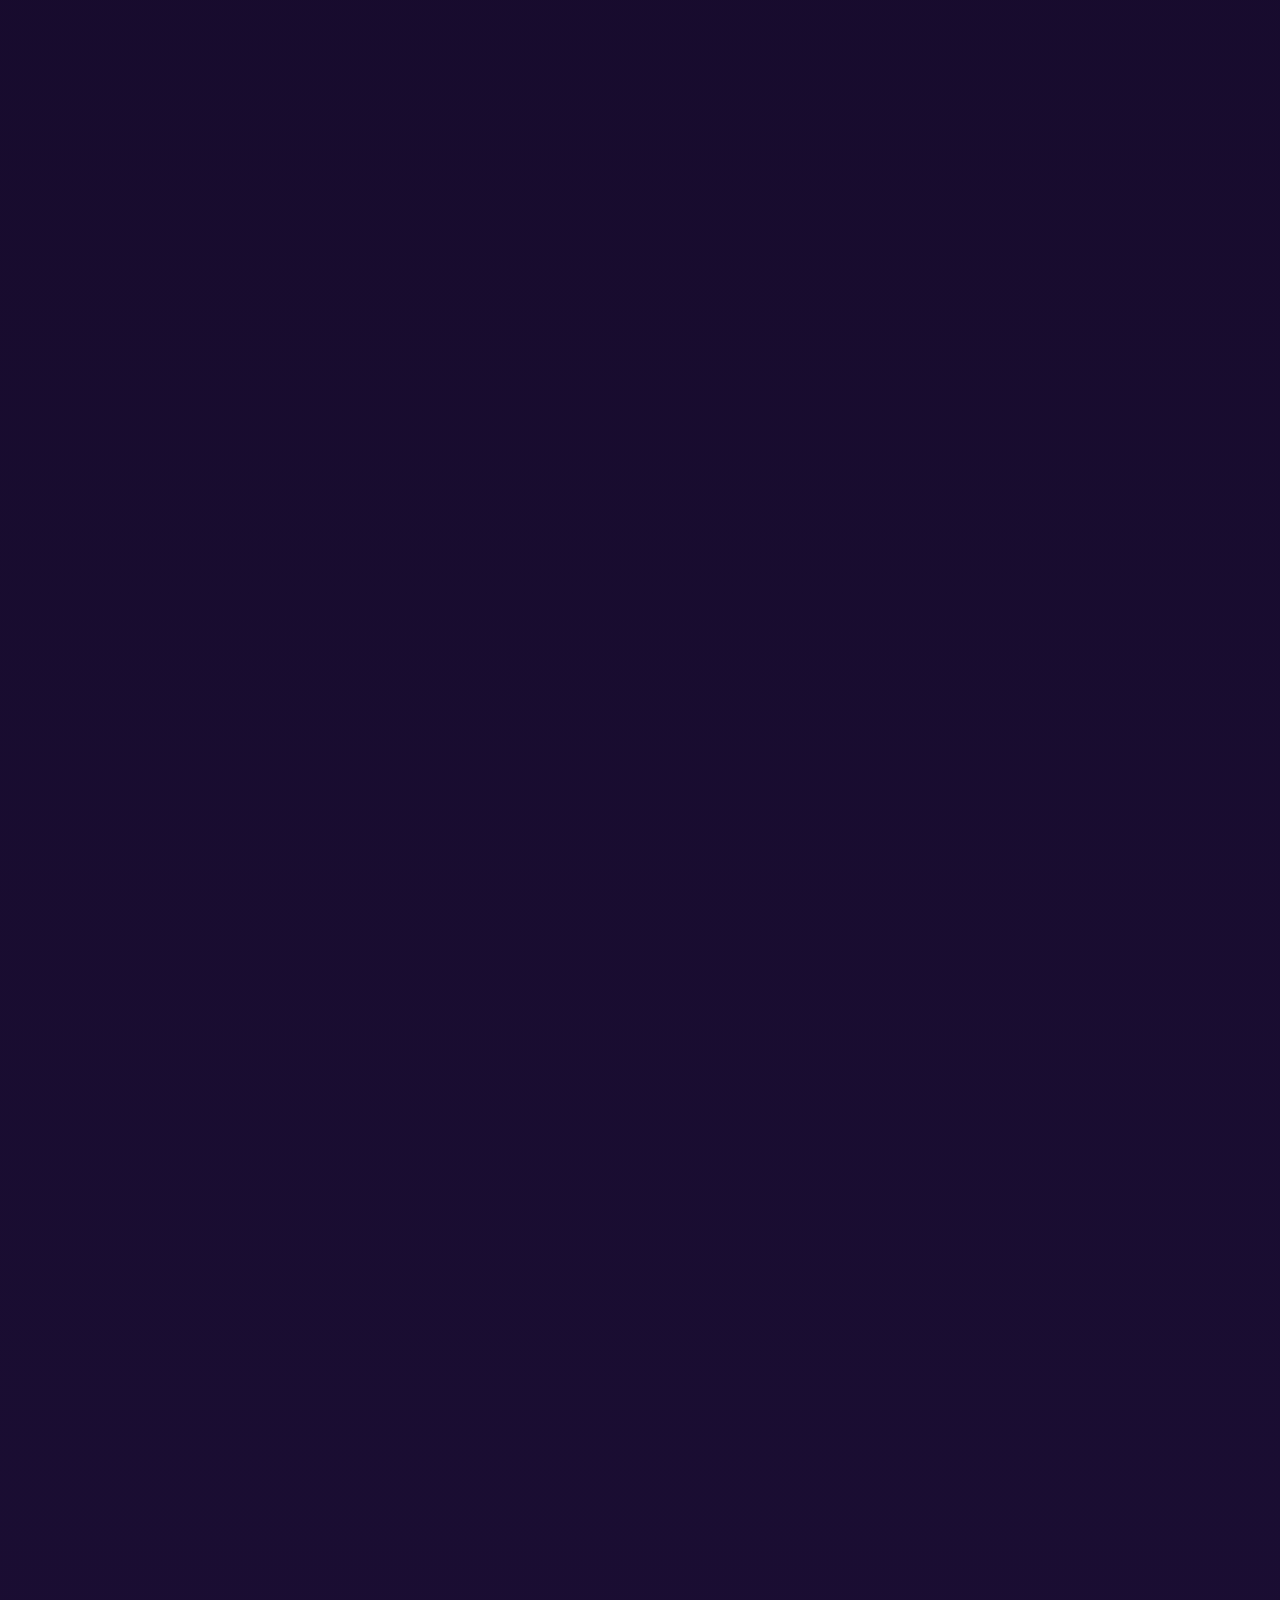
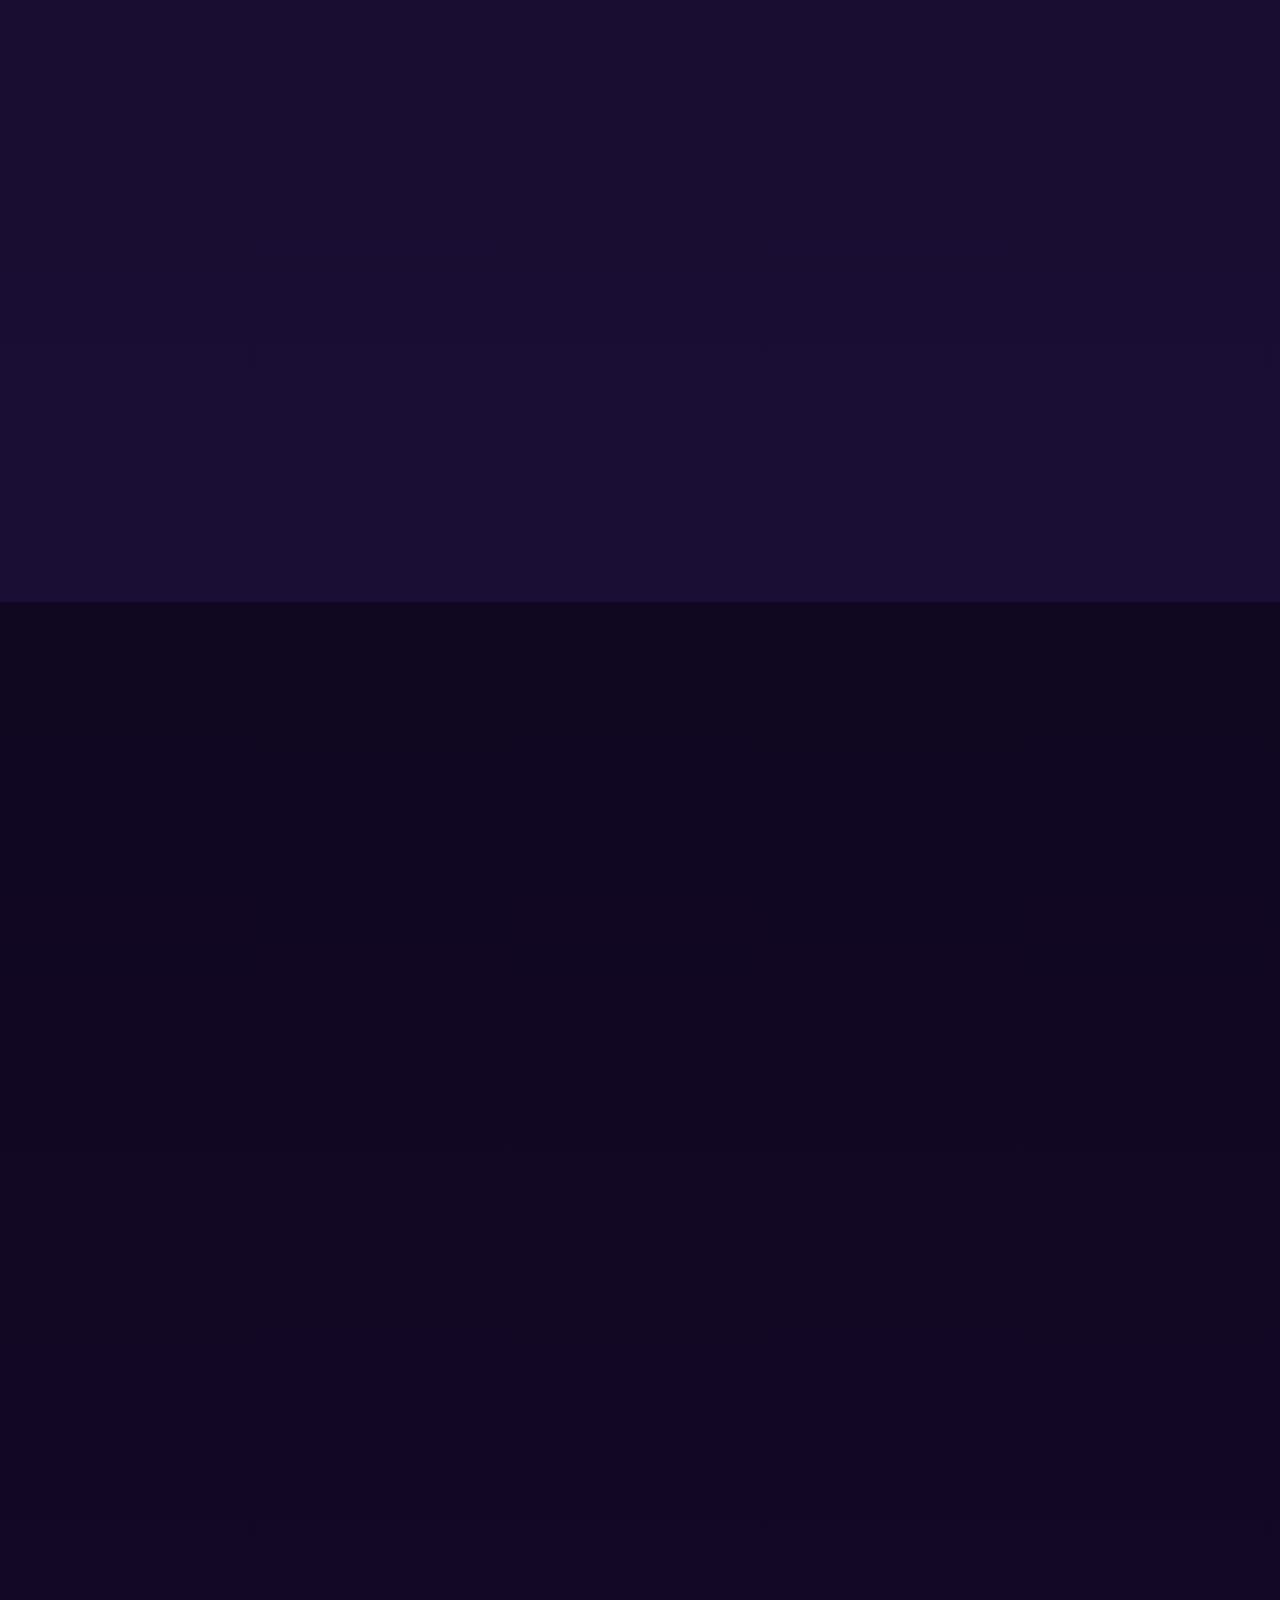
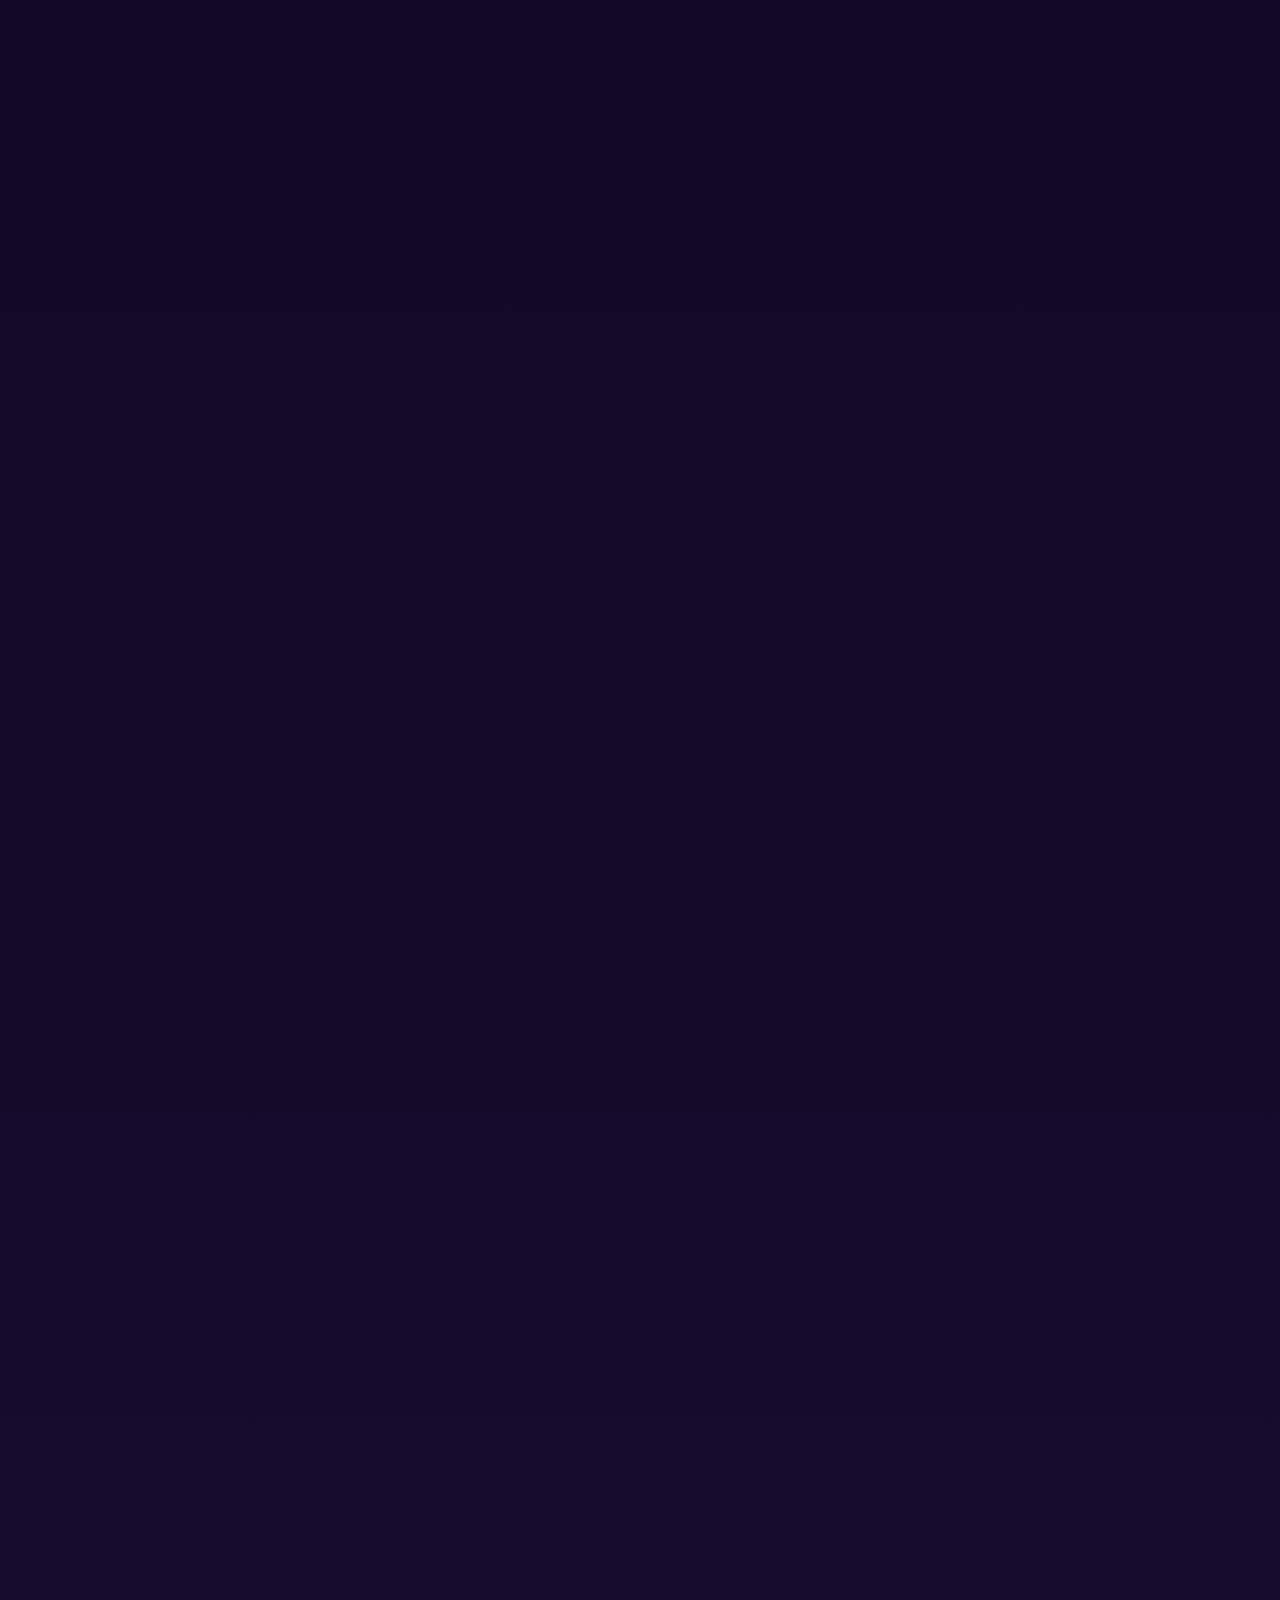
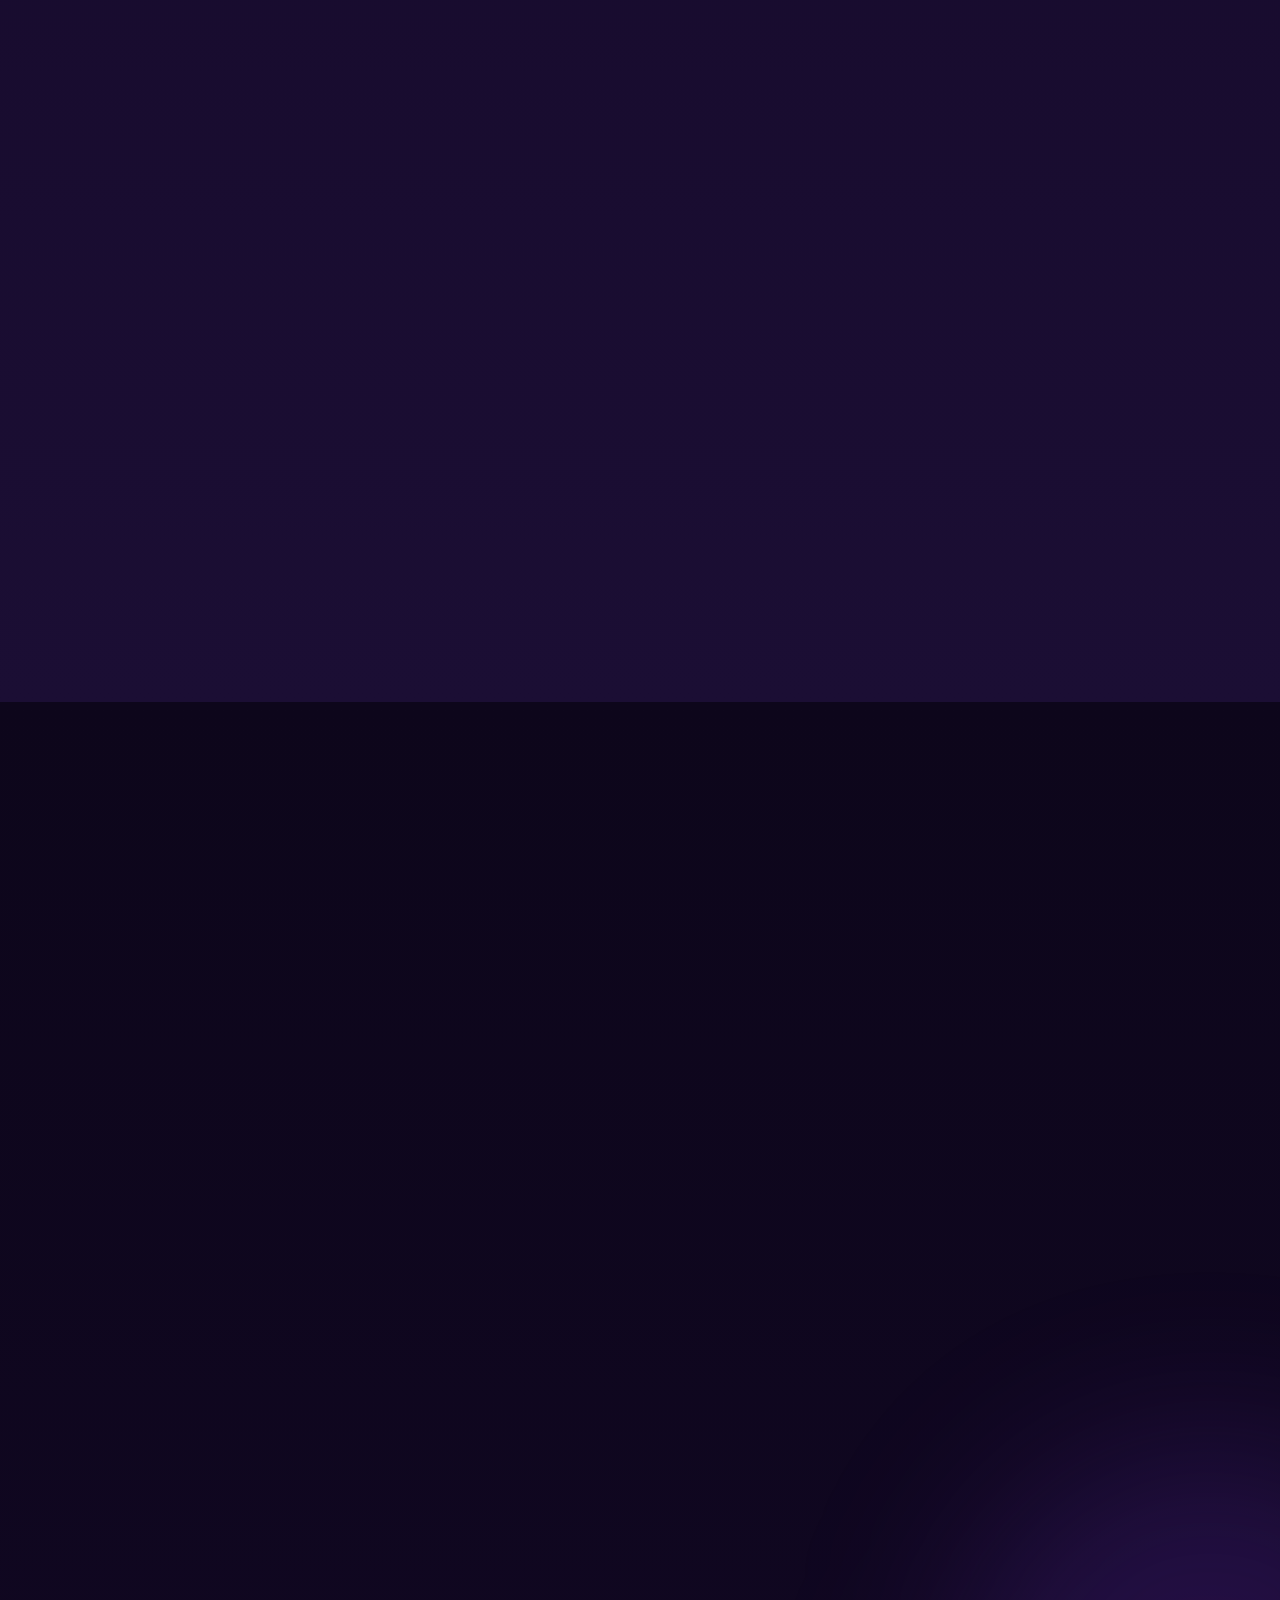
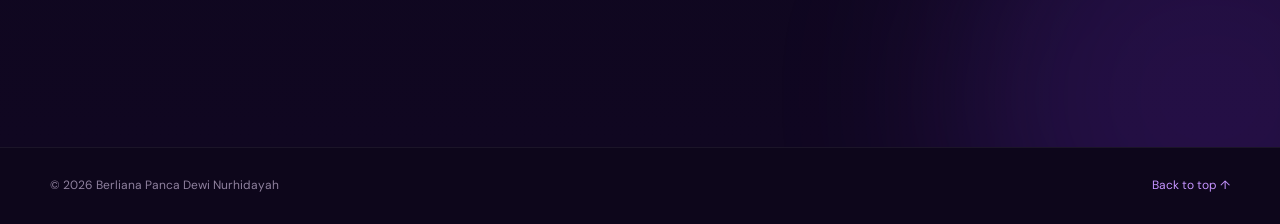
<file: berliana-portfolio-v2/about.html>
<!doctype html>
<html lang="en">
<head>
  <meta charset="utf-8">
  <meta name="viewport" content="width=device-width, initial-scale=1">
  <meta http-equiv="refresh" content="0; url=index.html#about">
  <title>About · Berliana Panca Dewi</title>
</head>
<body>
  <p>Redirecting to <a href="index.html#about">Berliana Panca Dewi's portfolio</a>…</p>
</body>
</html>
</file>
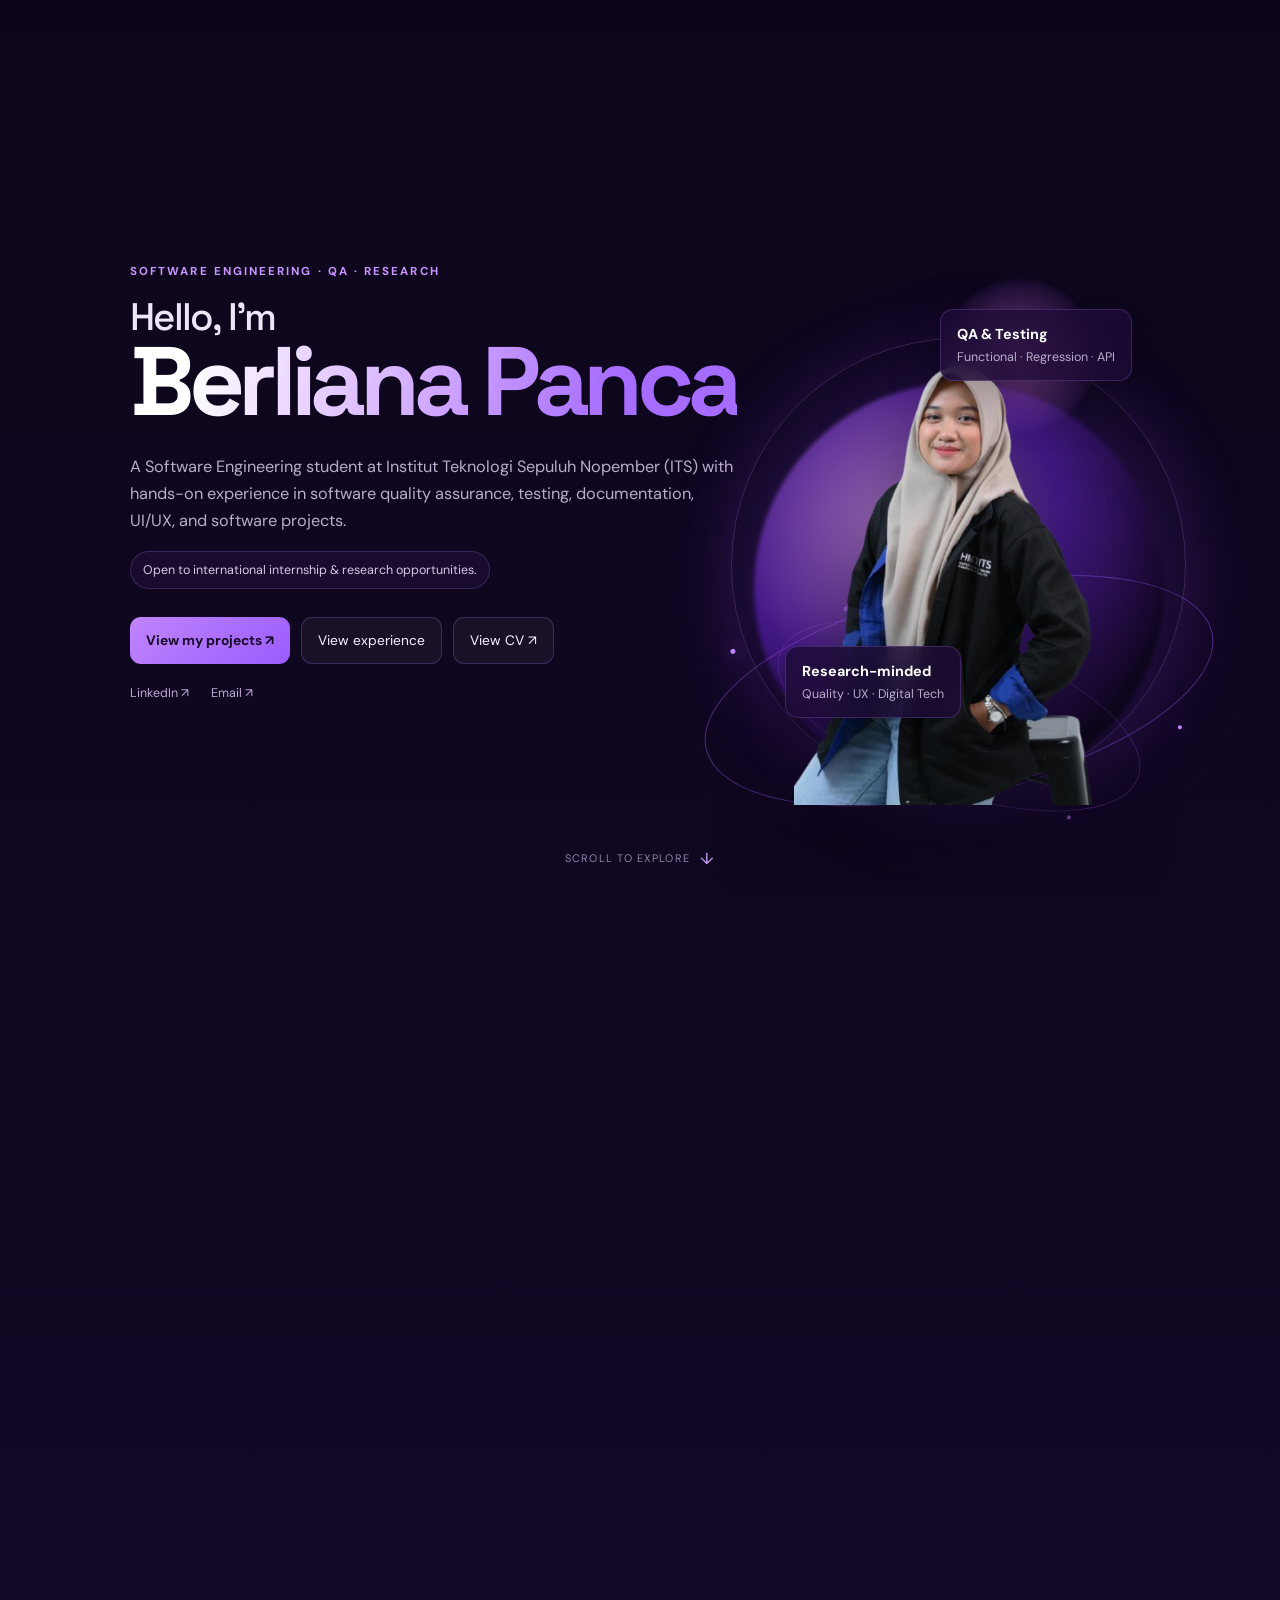
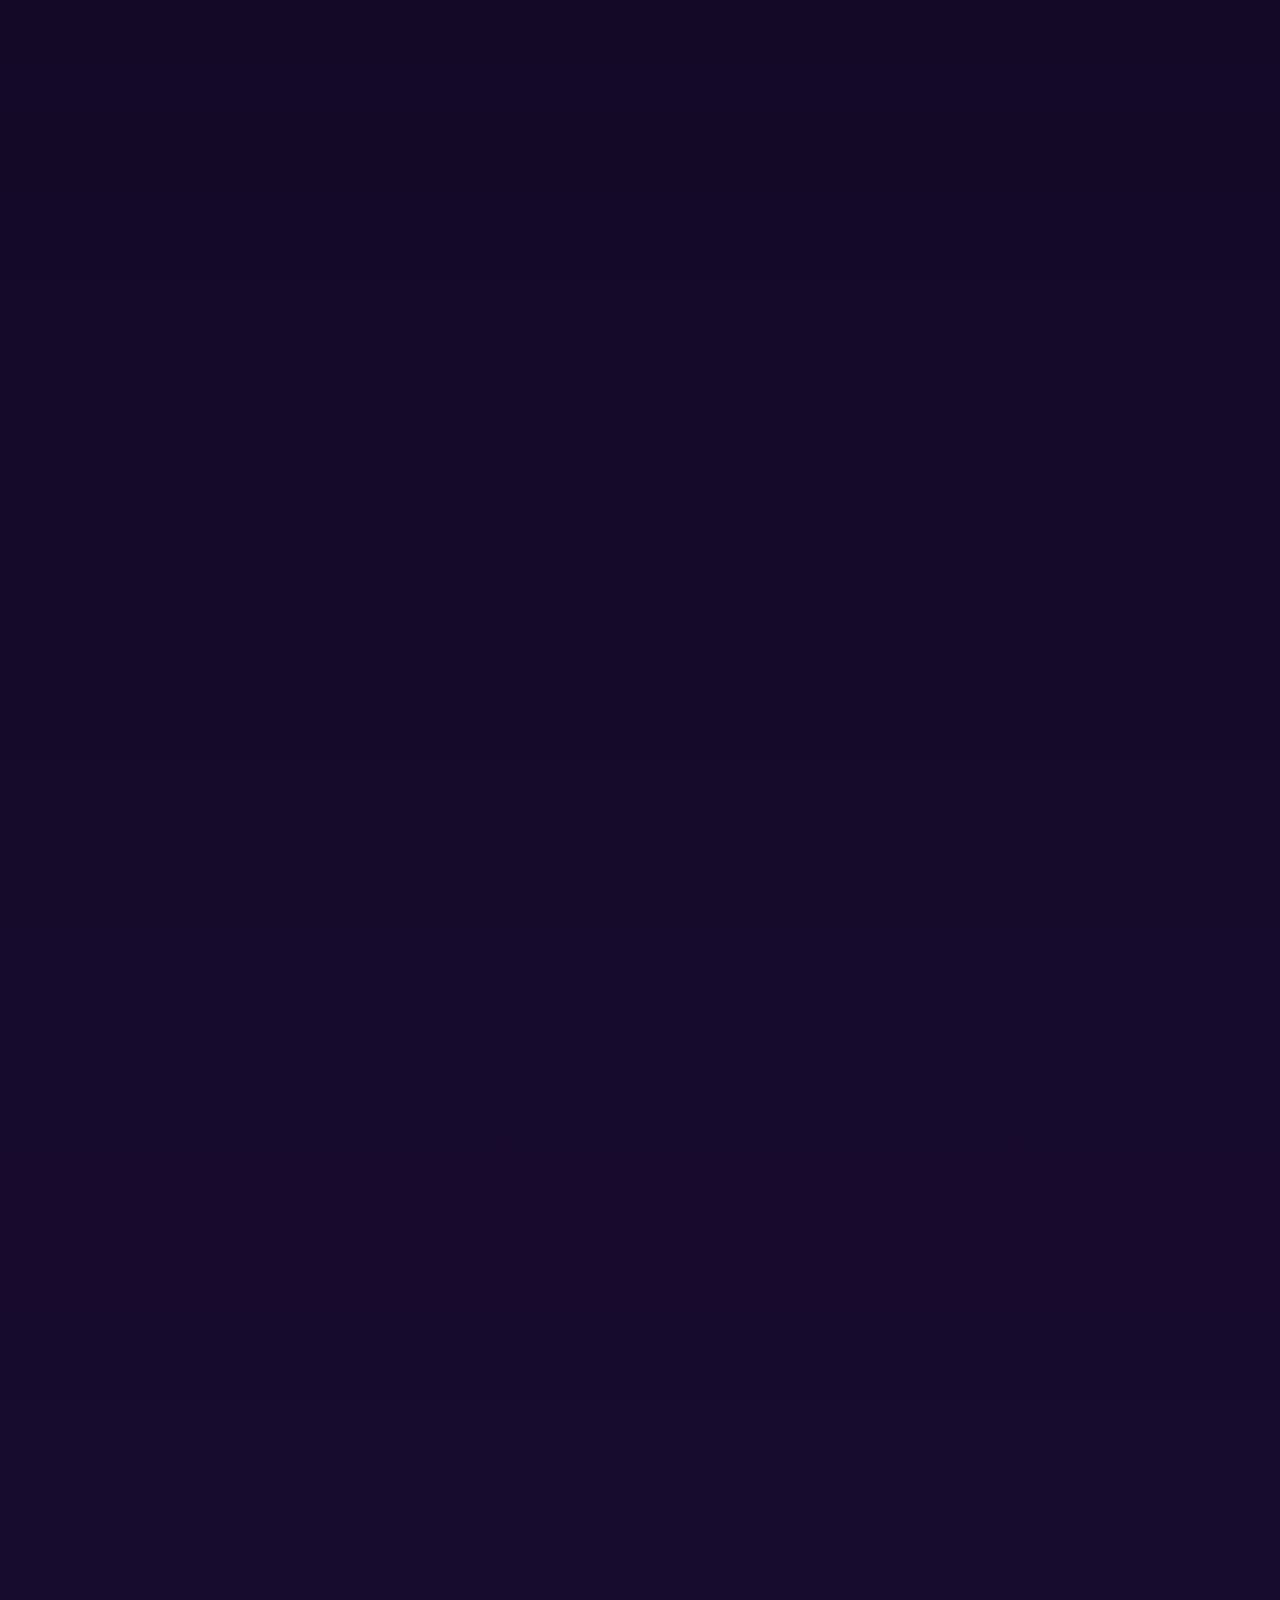
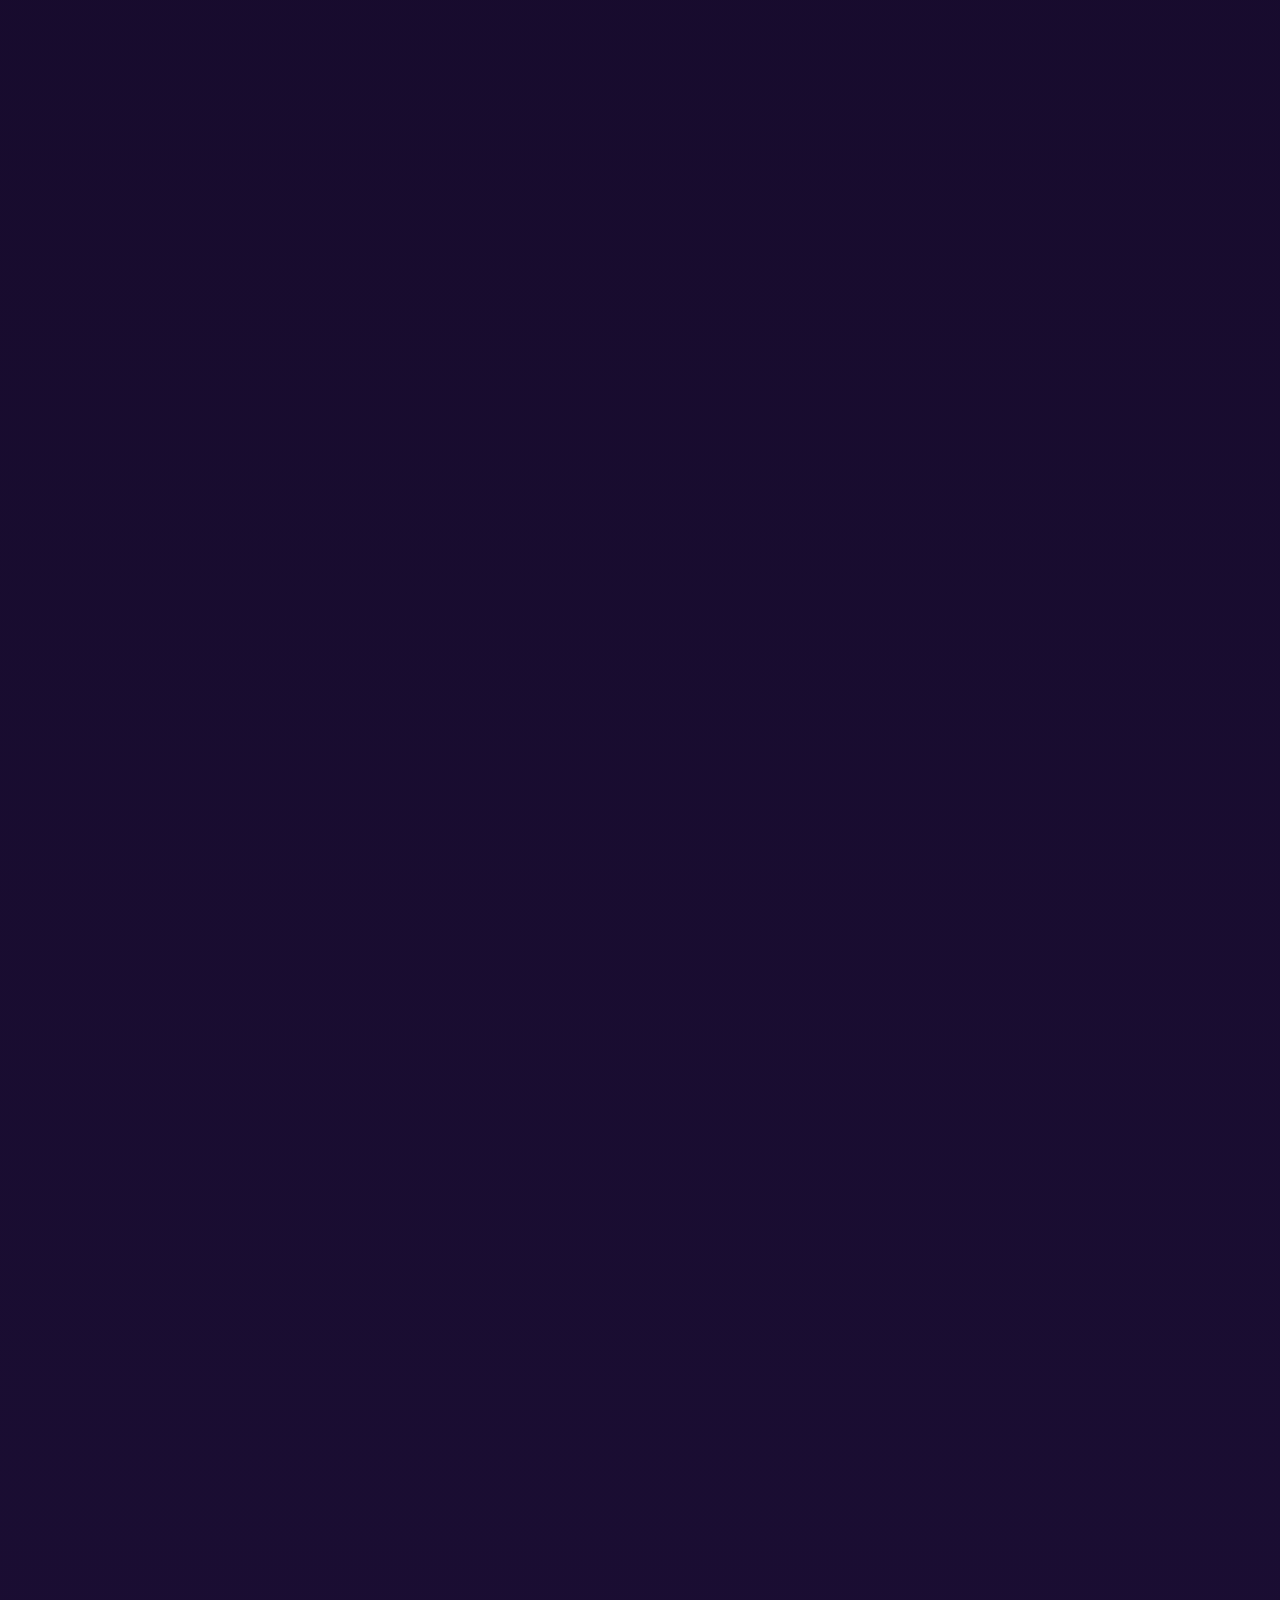
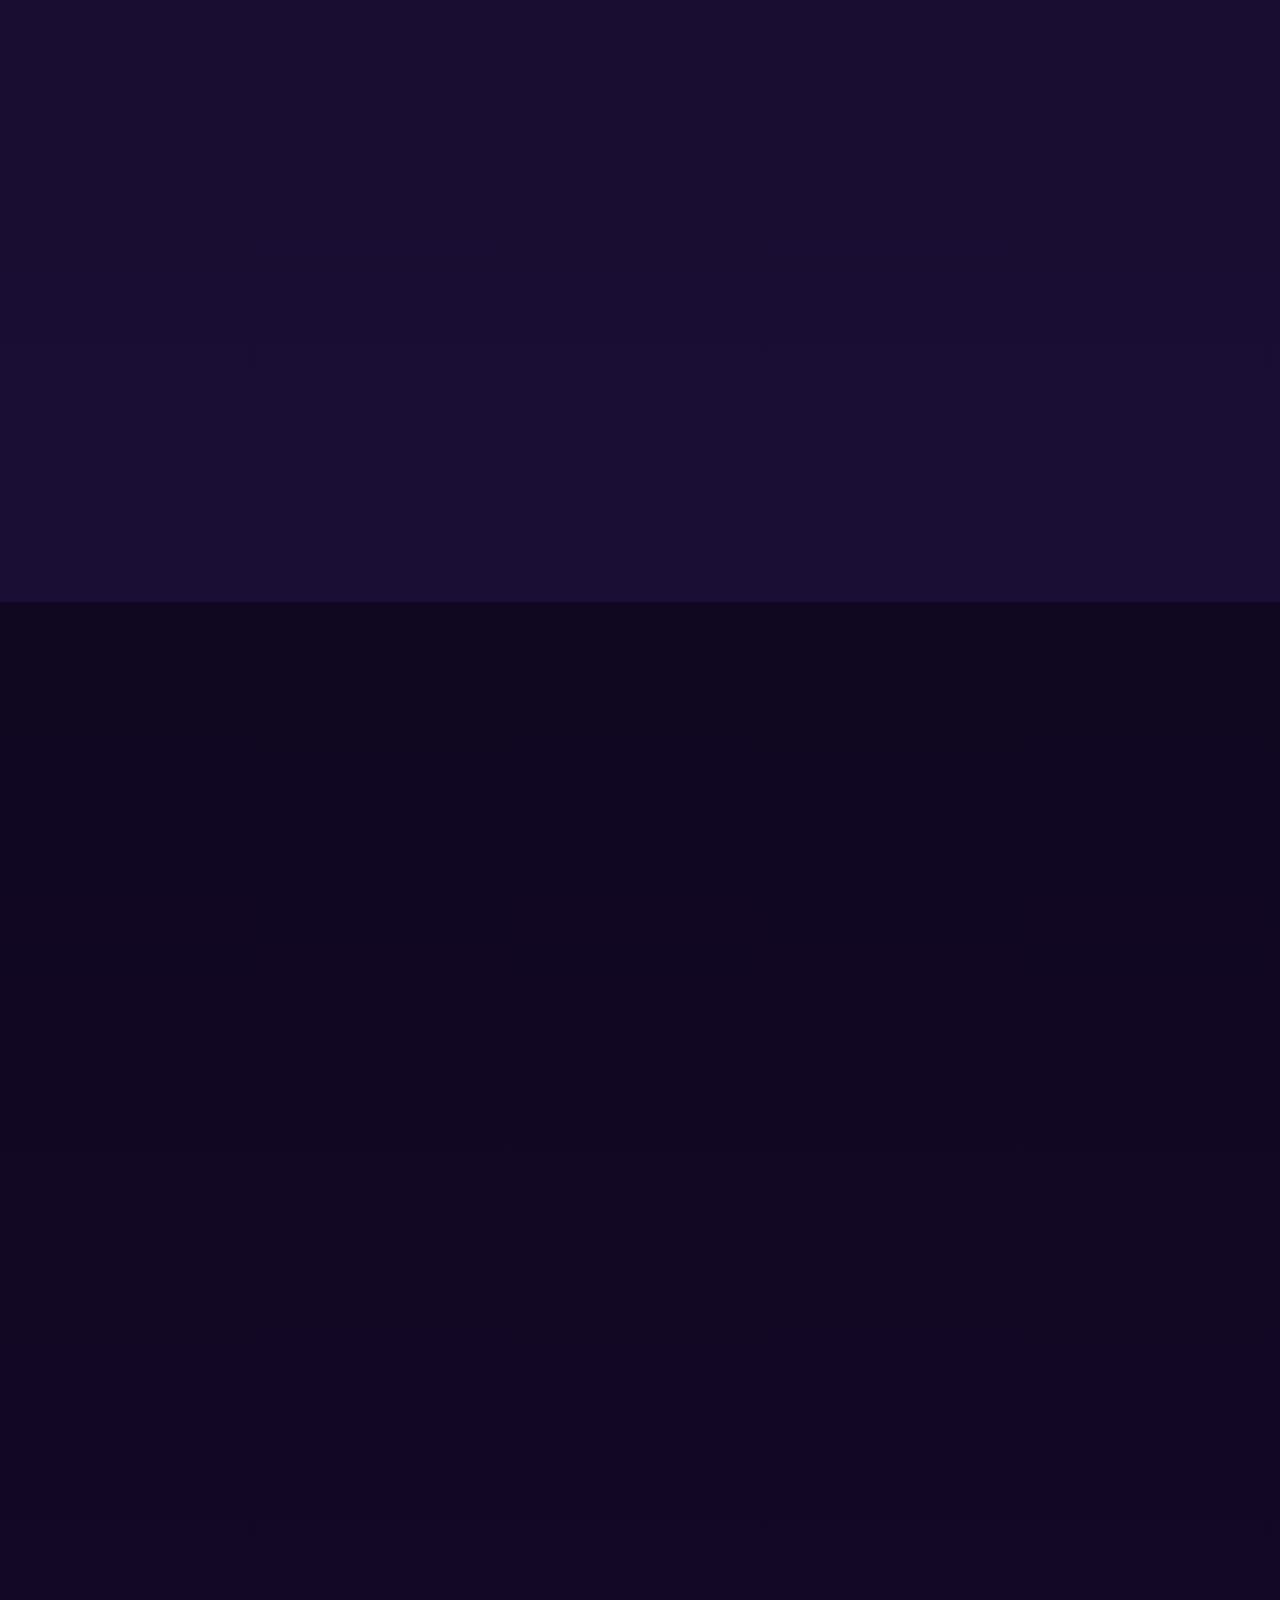
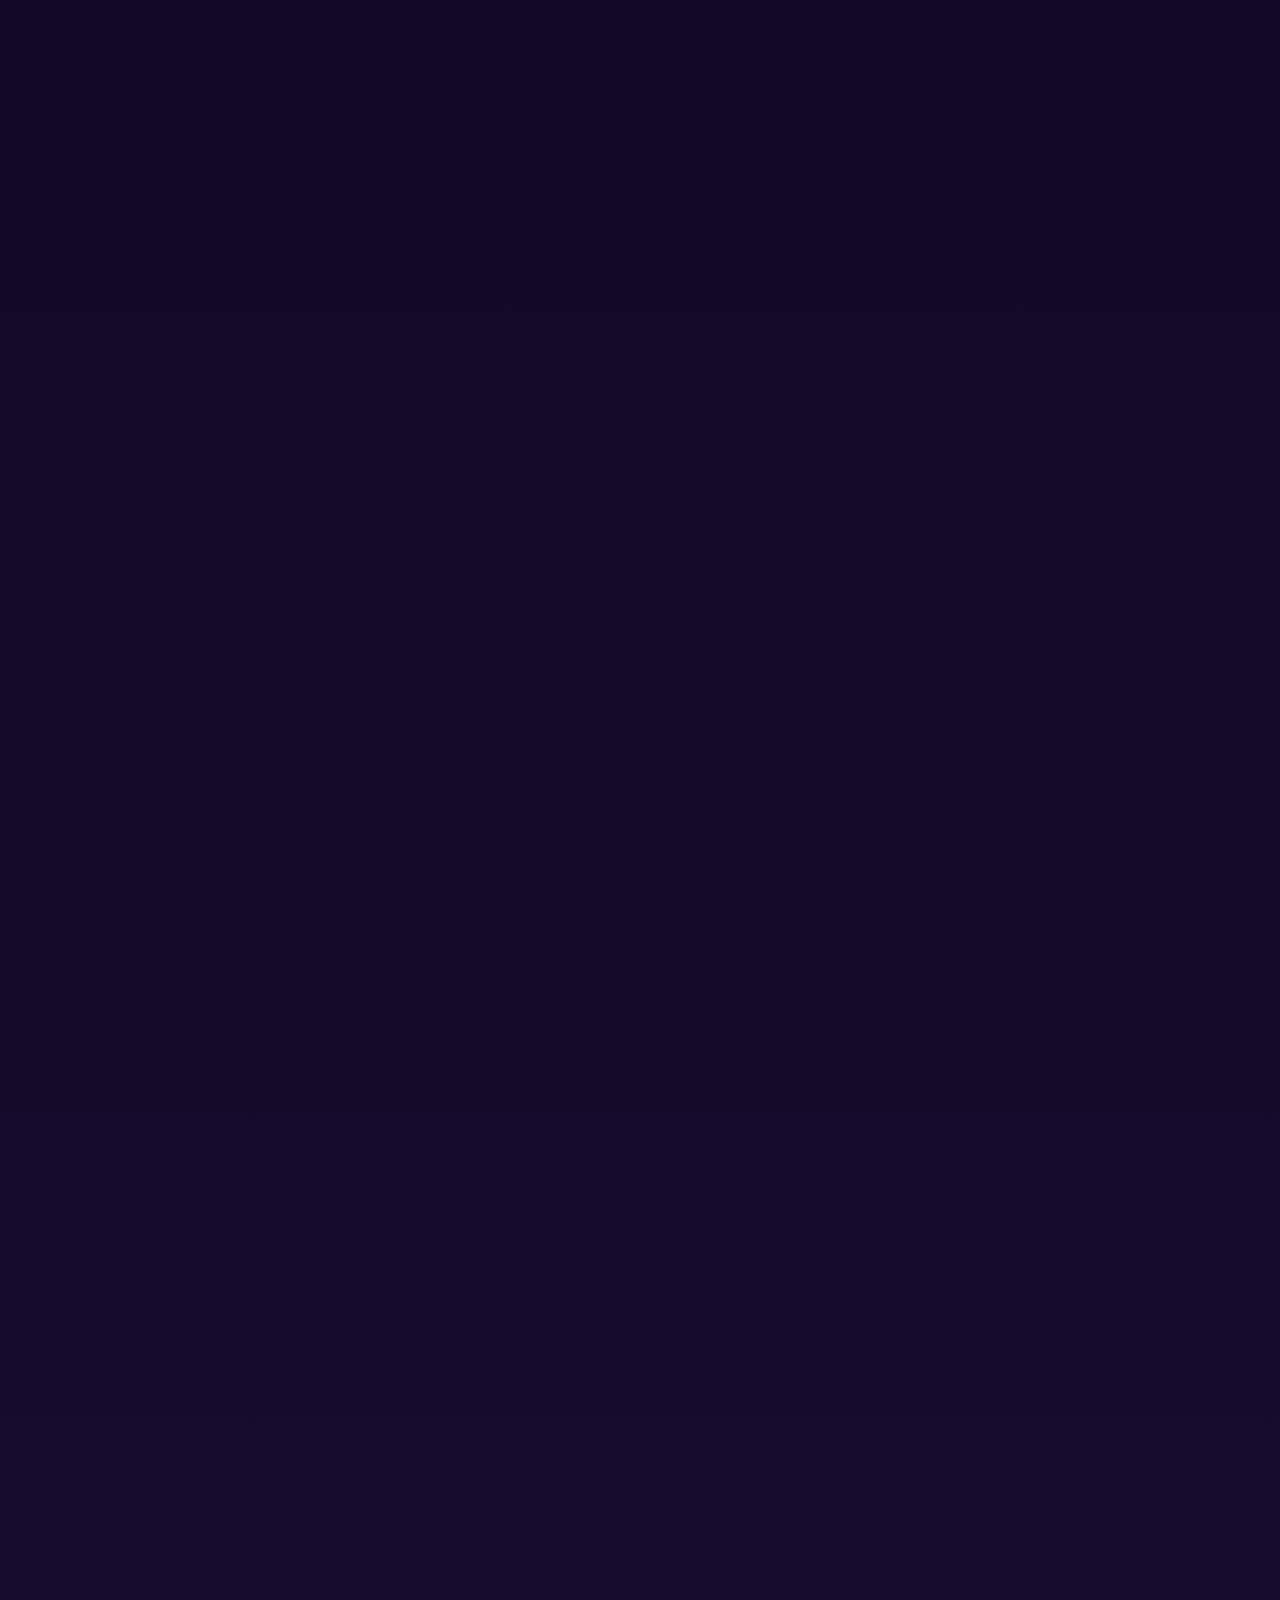
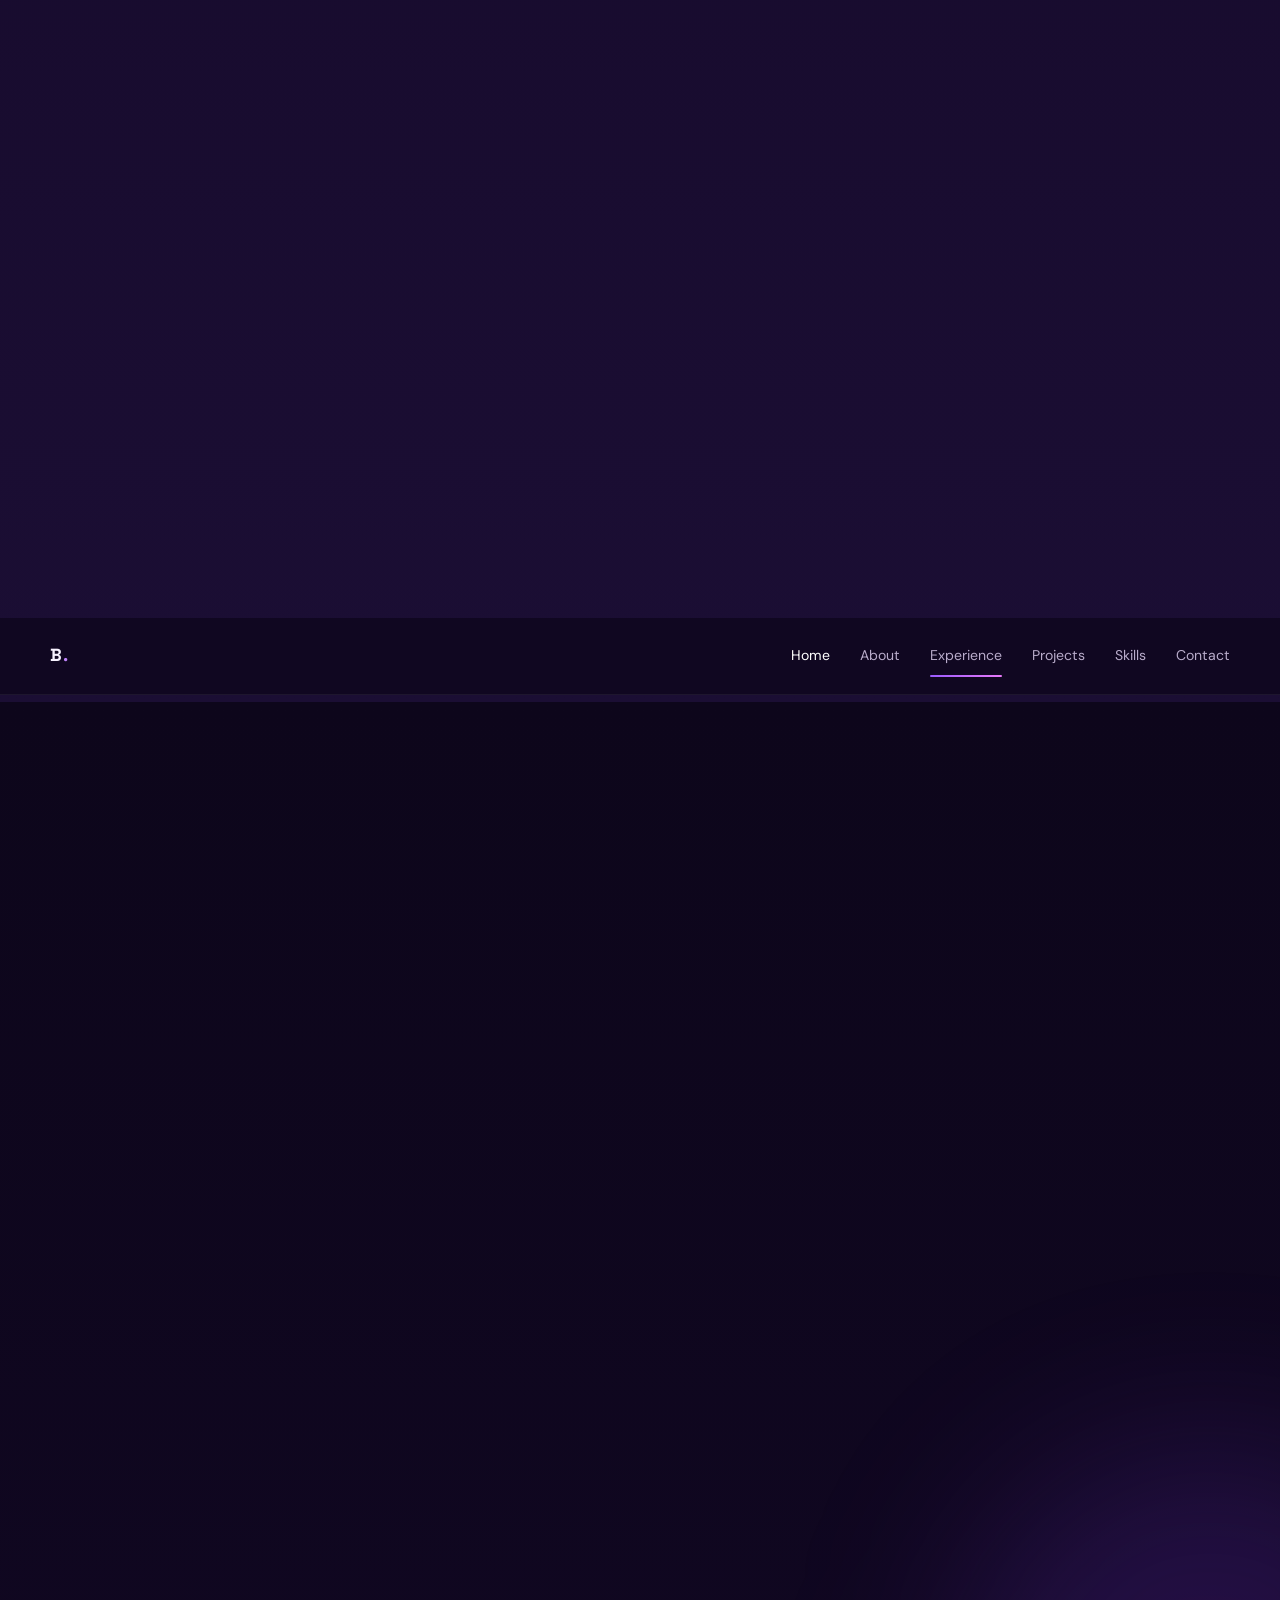
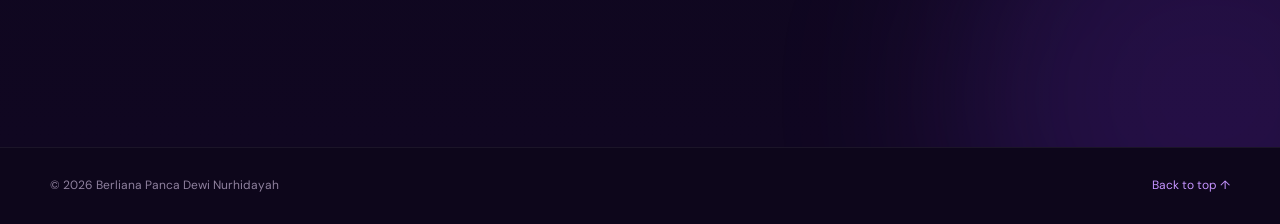
<file: berliana-portfolio-v2/contact.html>
<!doctype html>
<html lang="en">
<head>
  <meta charset="utf-8">
  <meta name="viewport" content="width=device-width, initial-scale=1">
  <meta http-equiv="refresh" content="0; url=index.html#contact">
  <title>Contact · Berliana Panca Dewi</title>
</head>
<body>
  <p>Redirecting to <a href="index.html#contact">Berliana Panca Dewi's portfolio</a>…</p>
</body>
</html>
</file>
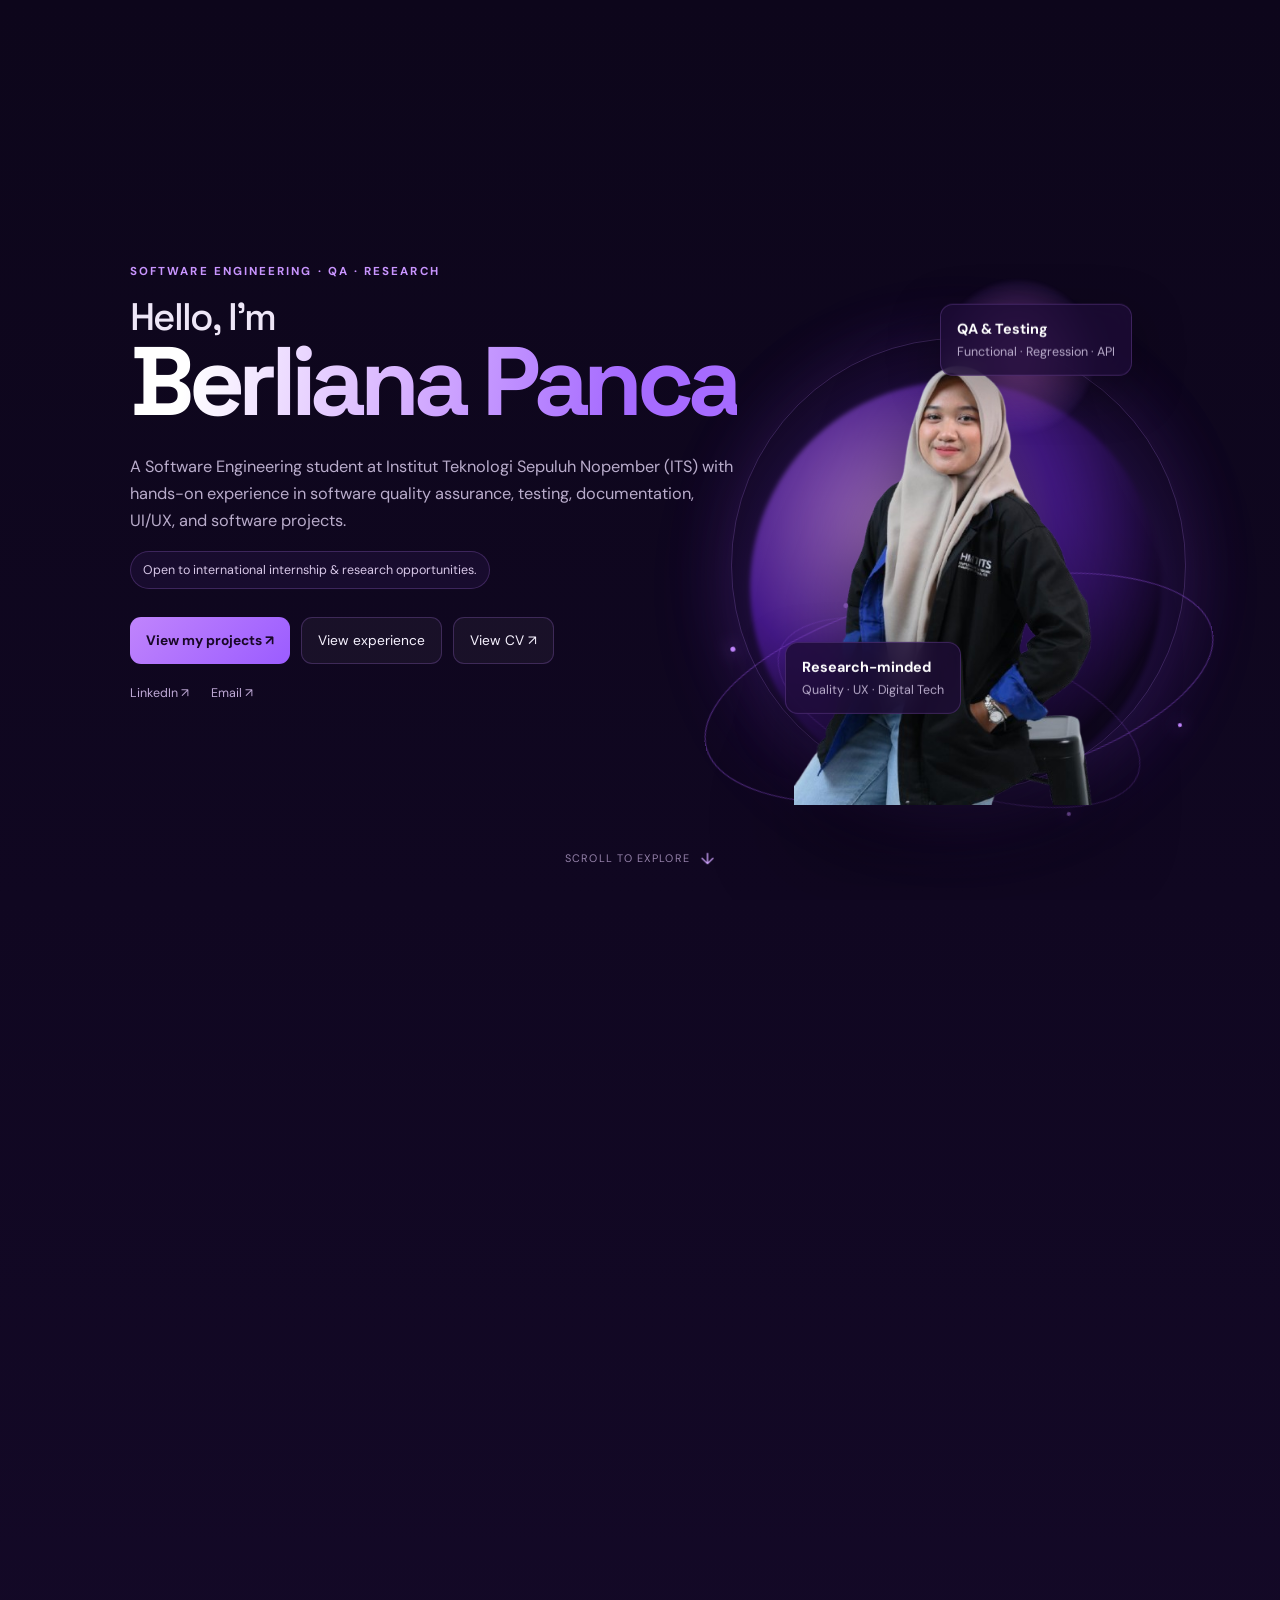
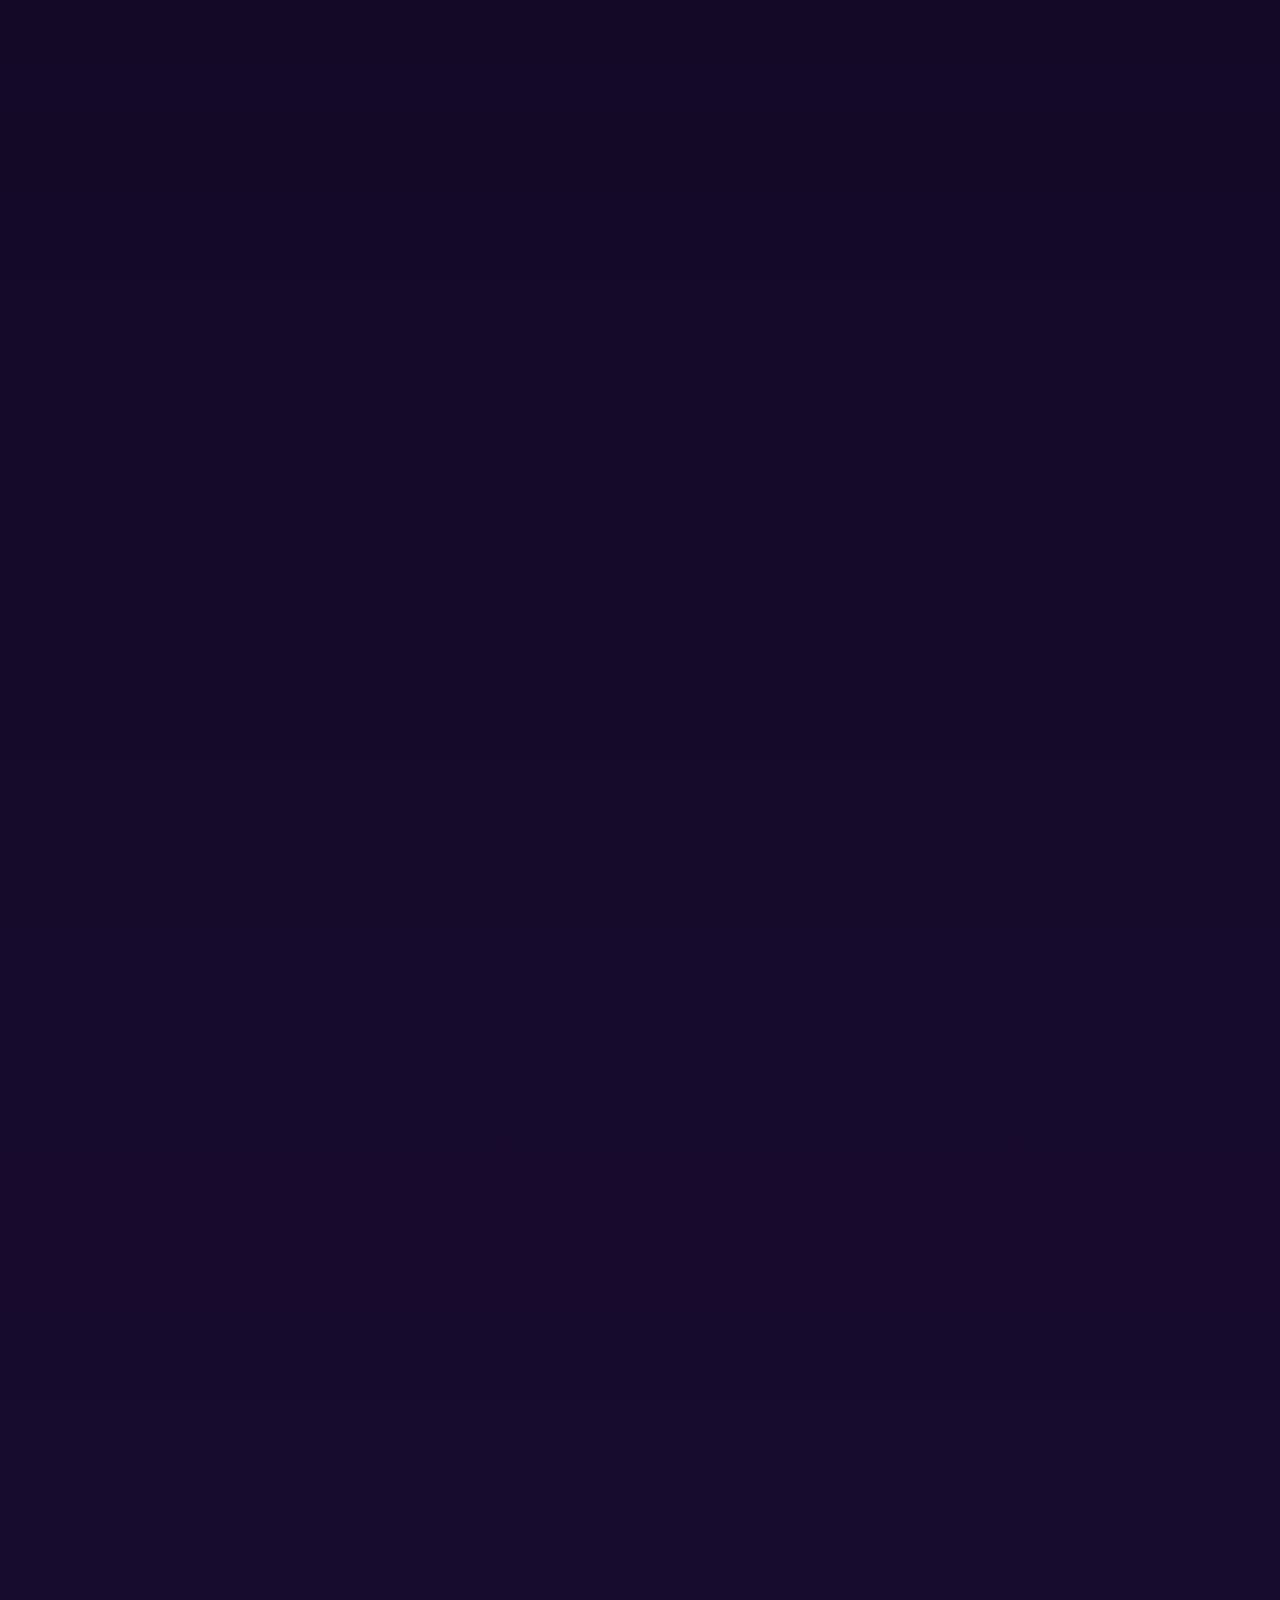
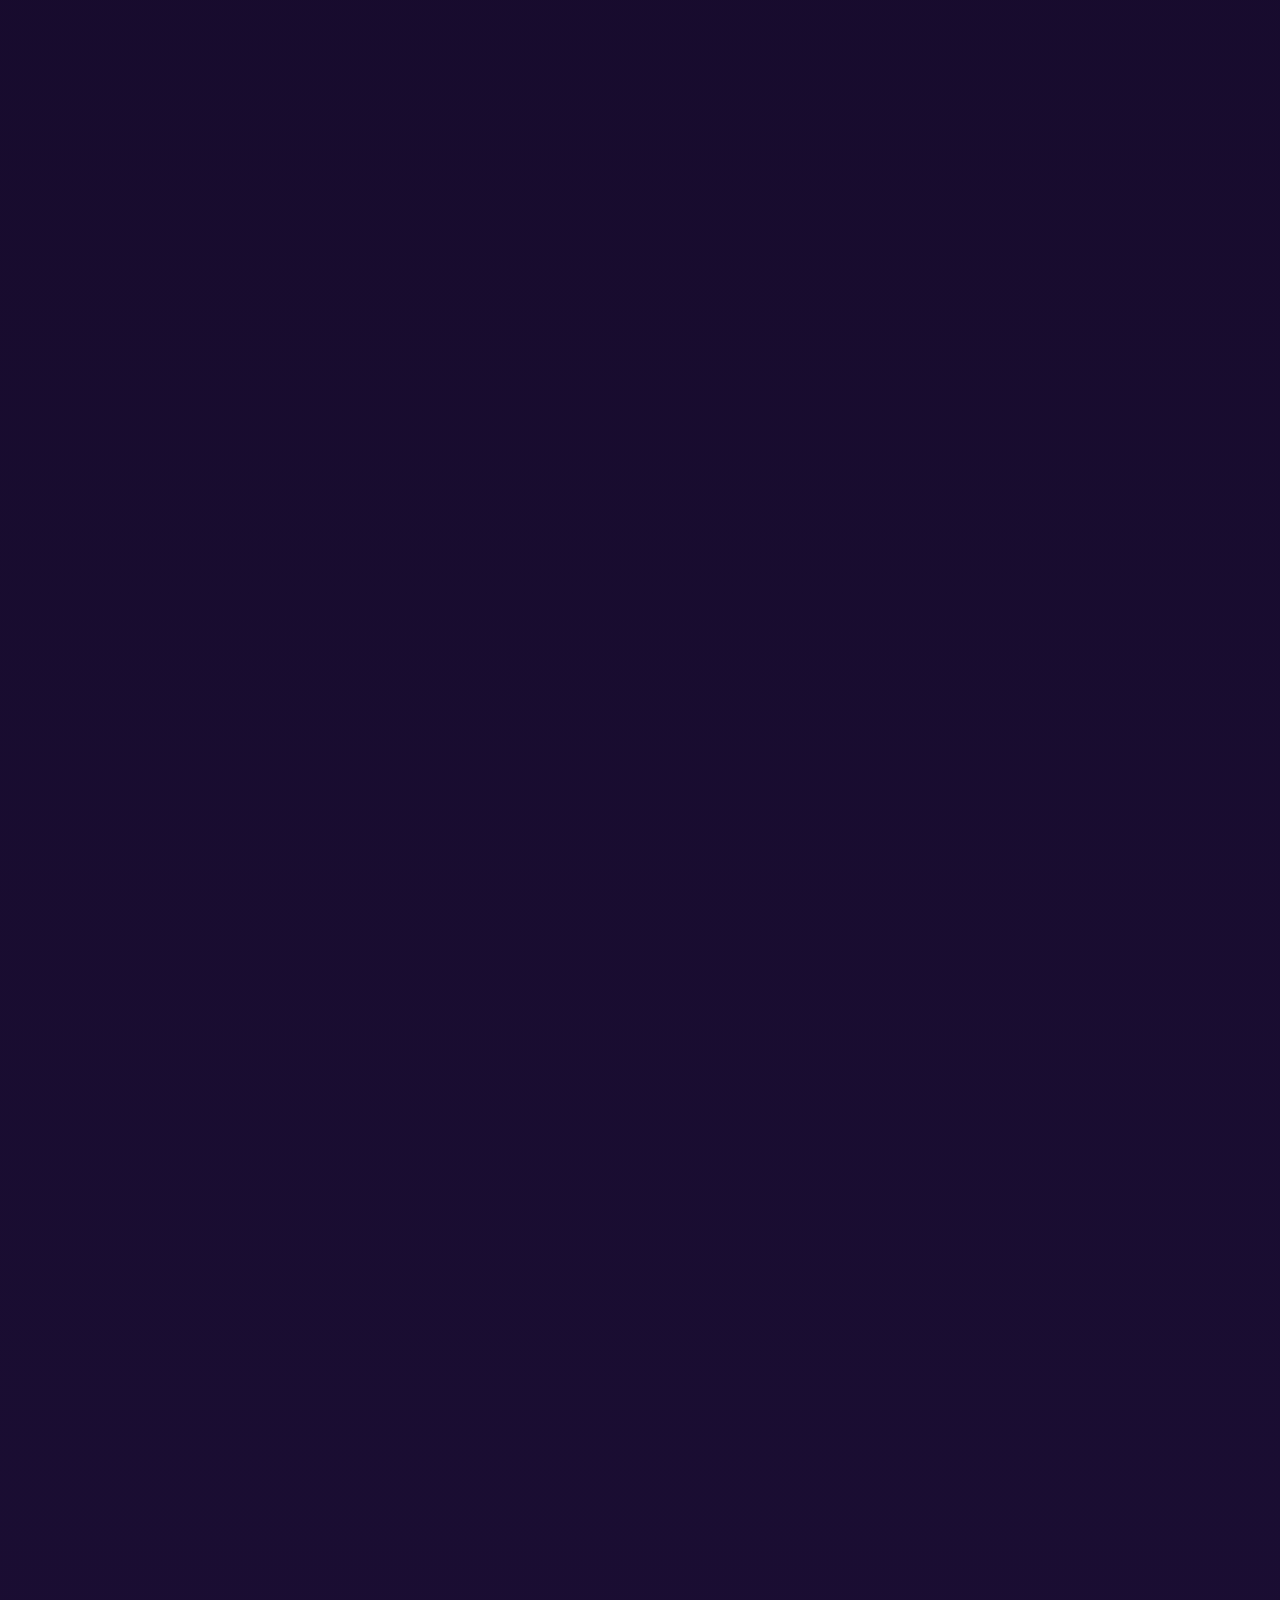
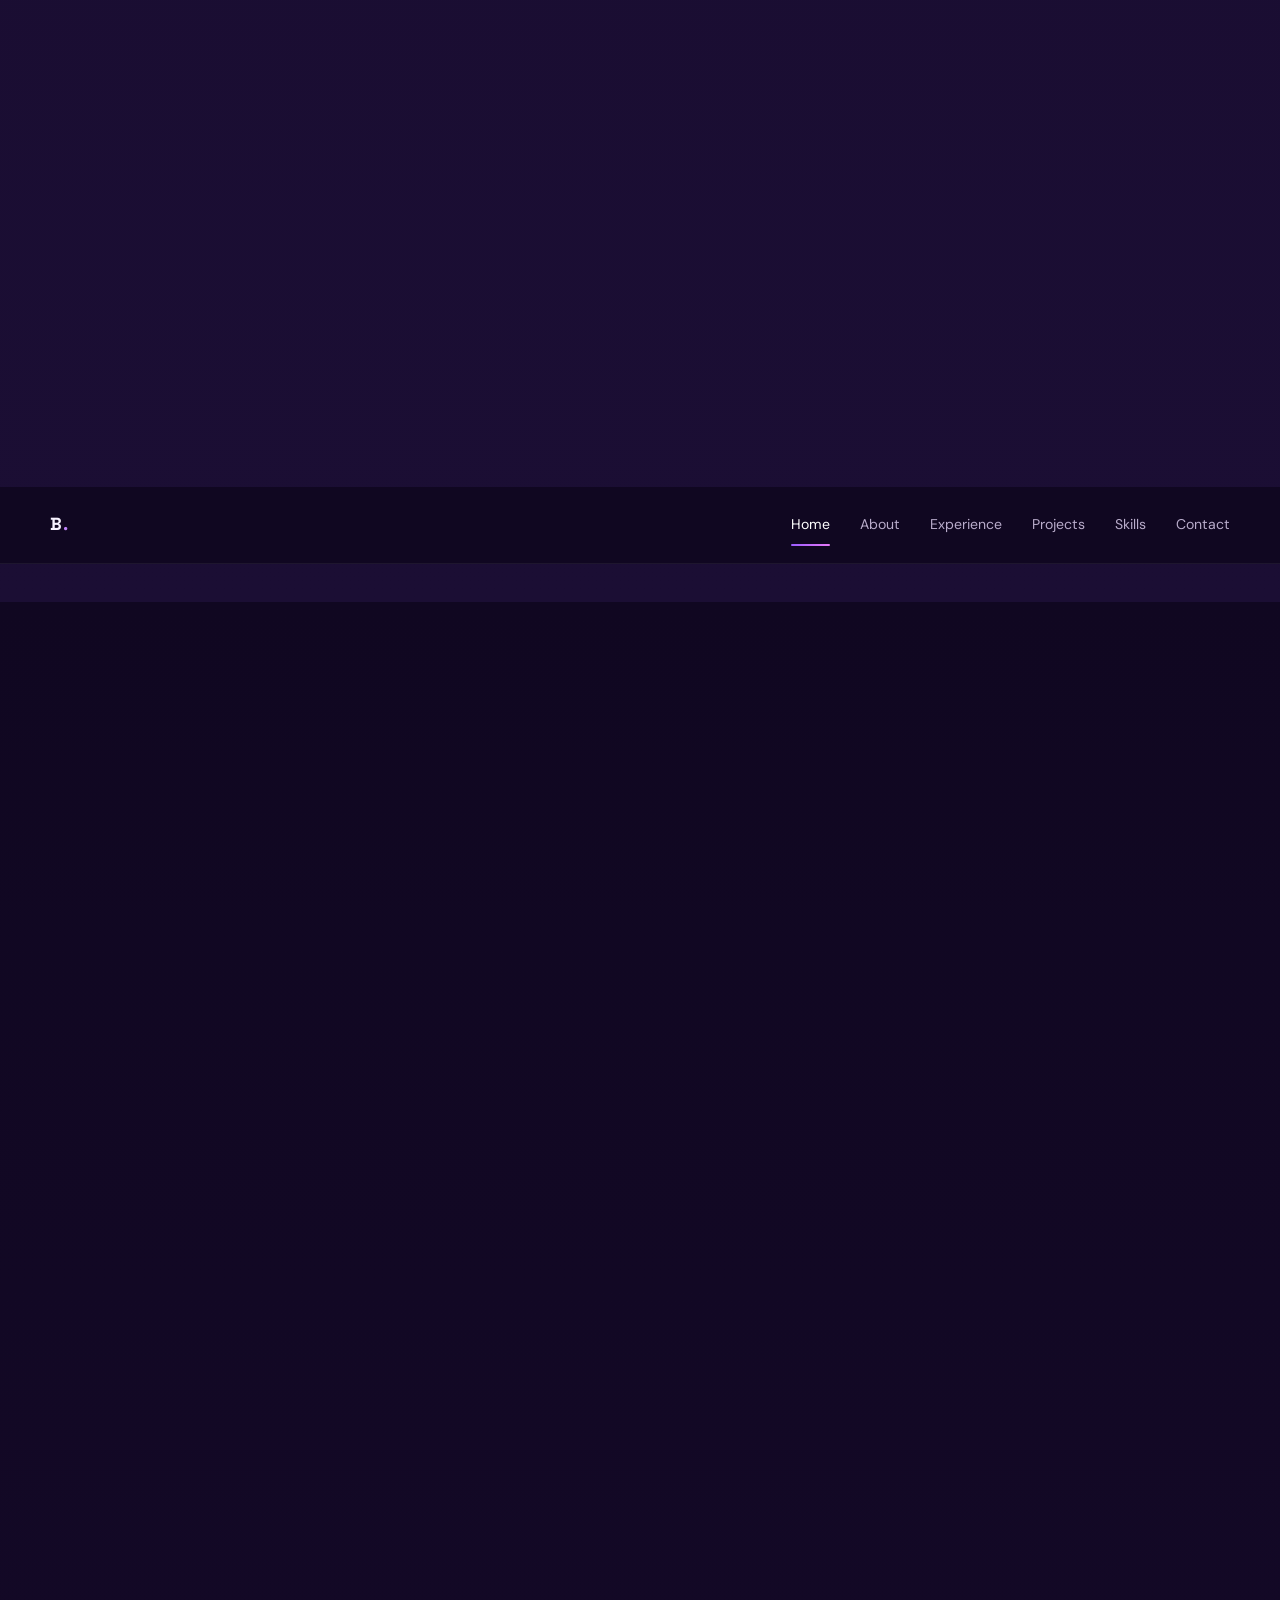
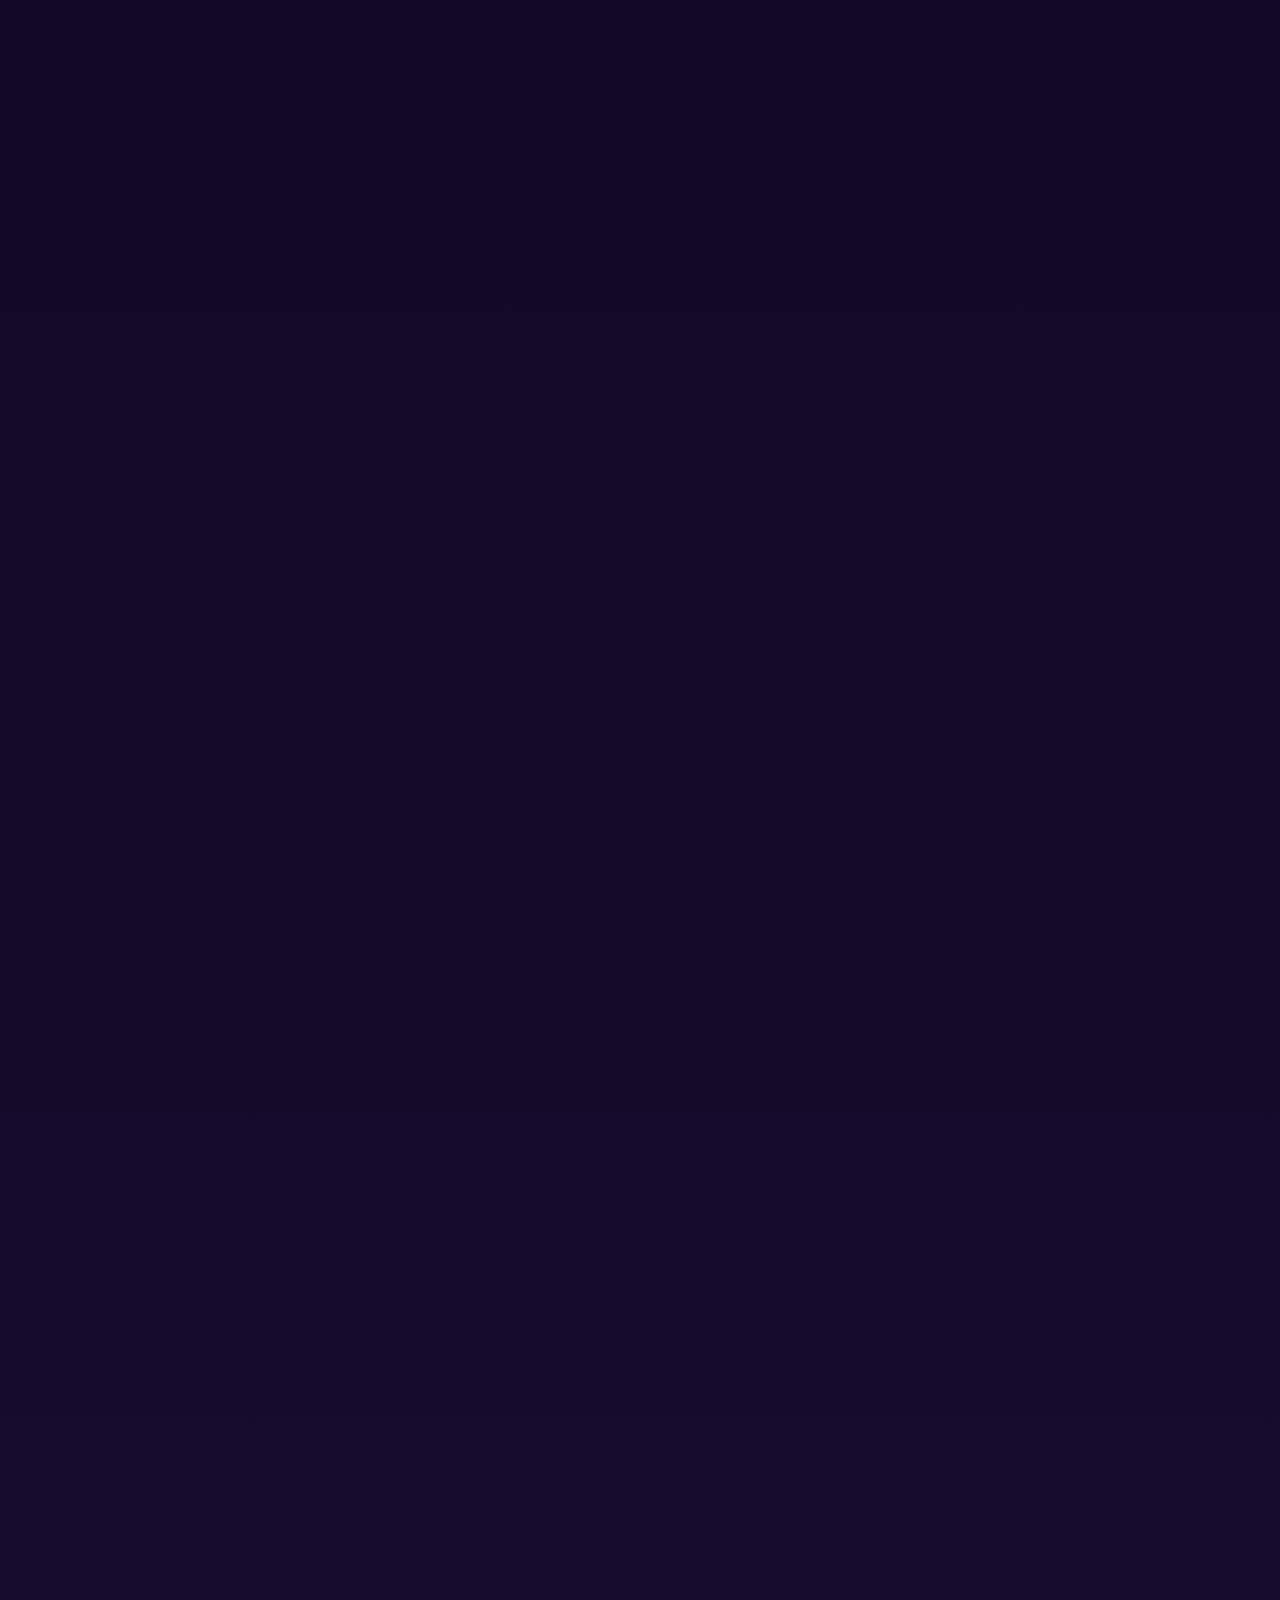
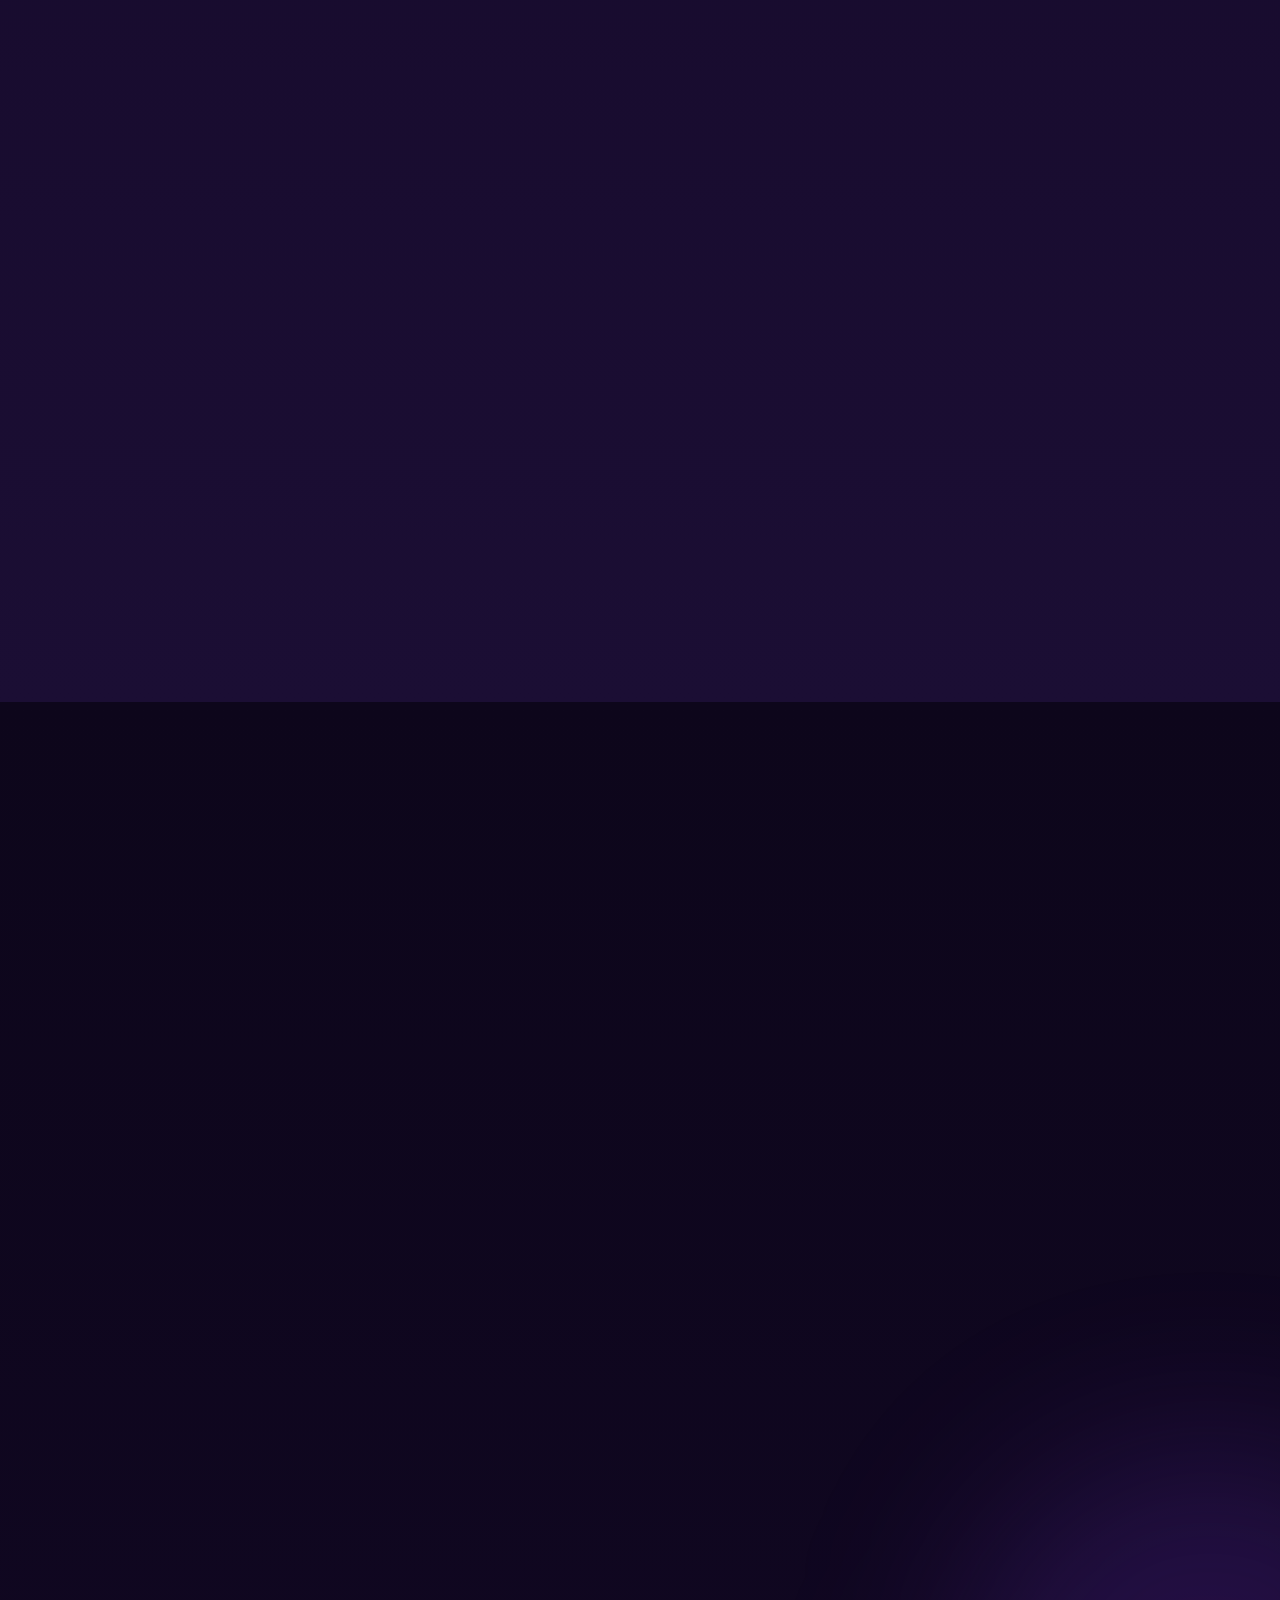
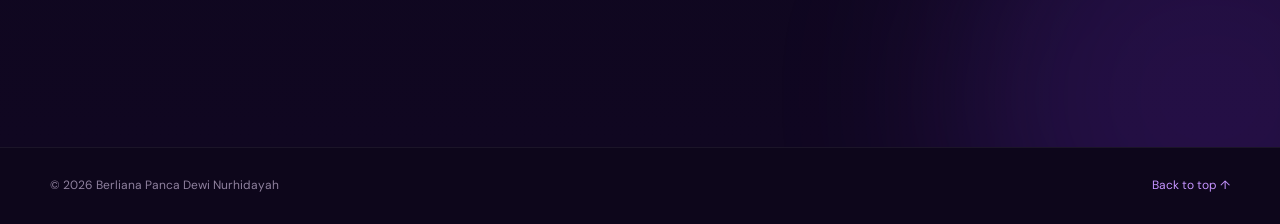
<file: berliana-portfolio-v2/experience.html>
<!doctype html>
<html lang="en">
<head>
  <meta charset="utf-8">
  <meta name="viewport" content="width=device-width, initial-scale=1">
  <meta http-equiv="refresh" content="0; url=index.html#experience">
  <title>Experience · Berliana Panca Dewi</title>
</head>
<body>
  <p>Redirecting to <a href="index.html#experience">Berliana Panca Dewi's portfolio</a>…</p>
</body>
</html>
</file>
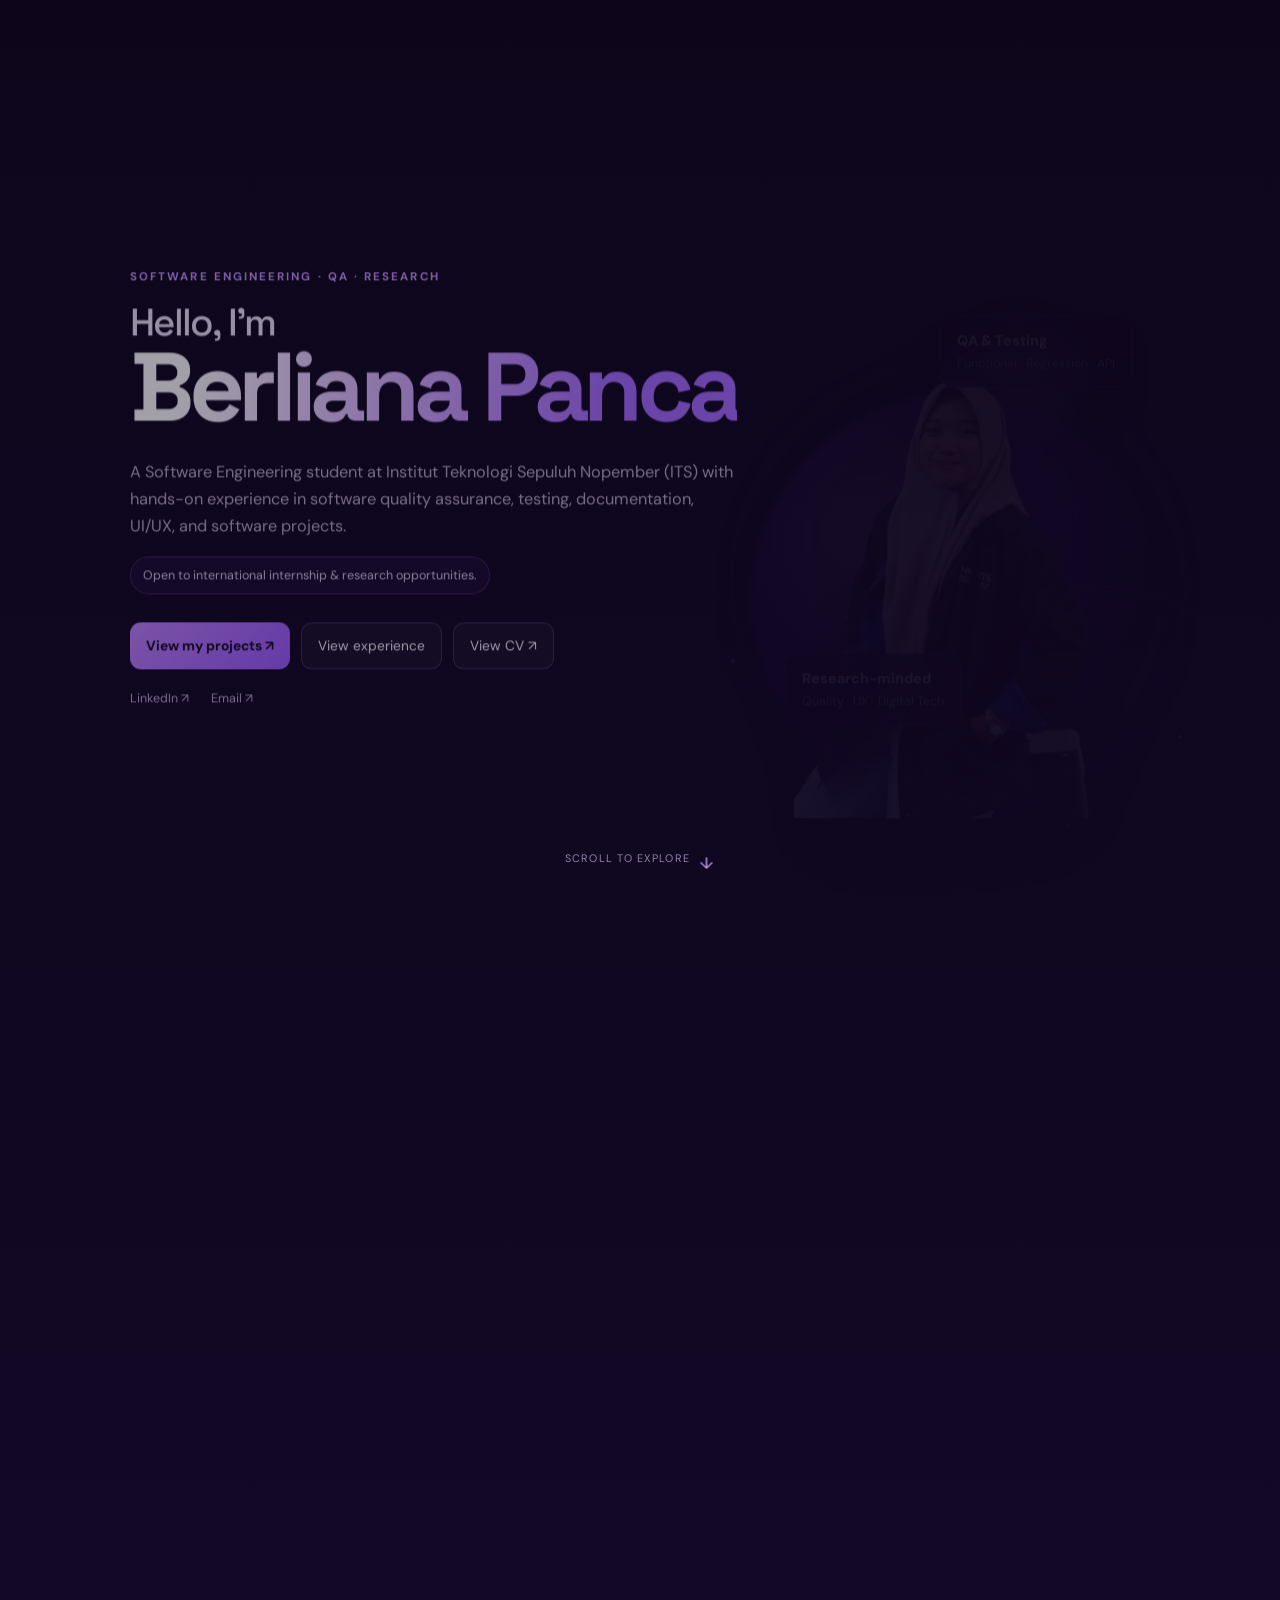
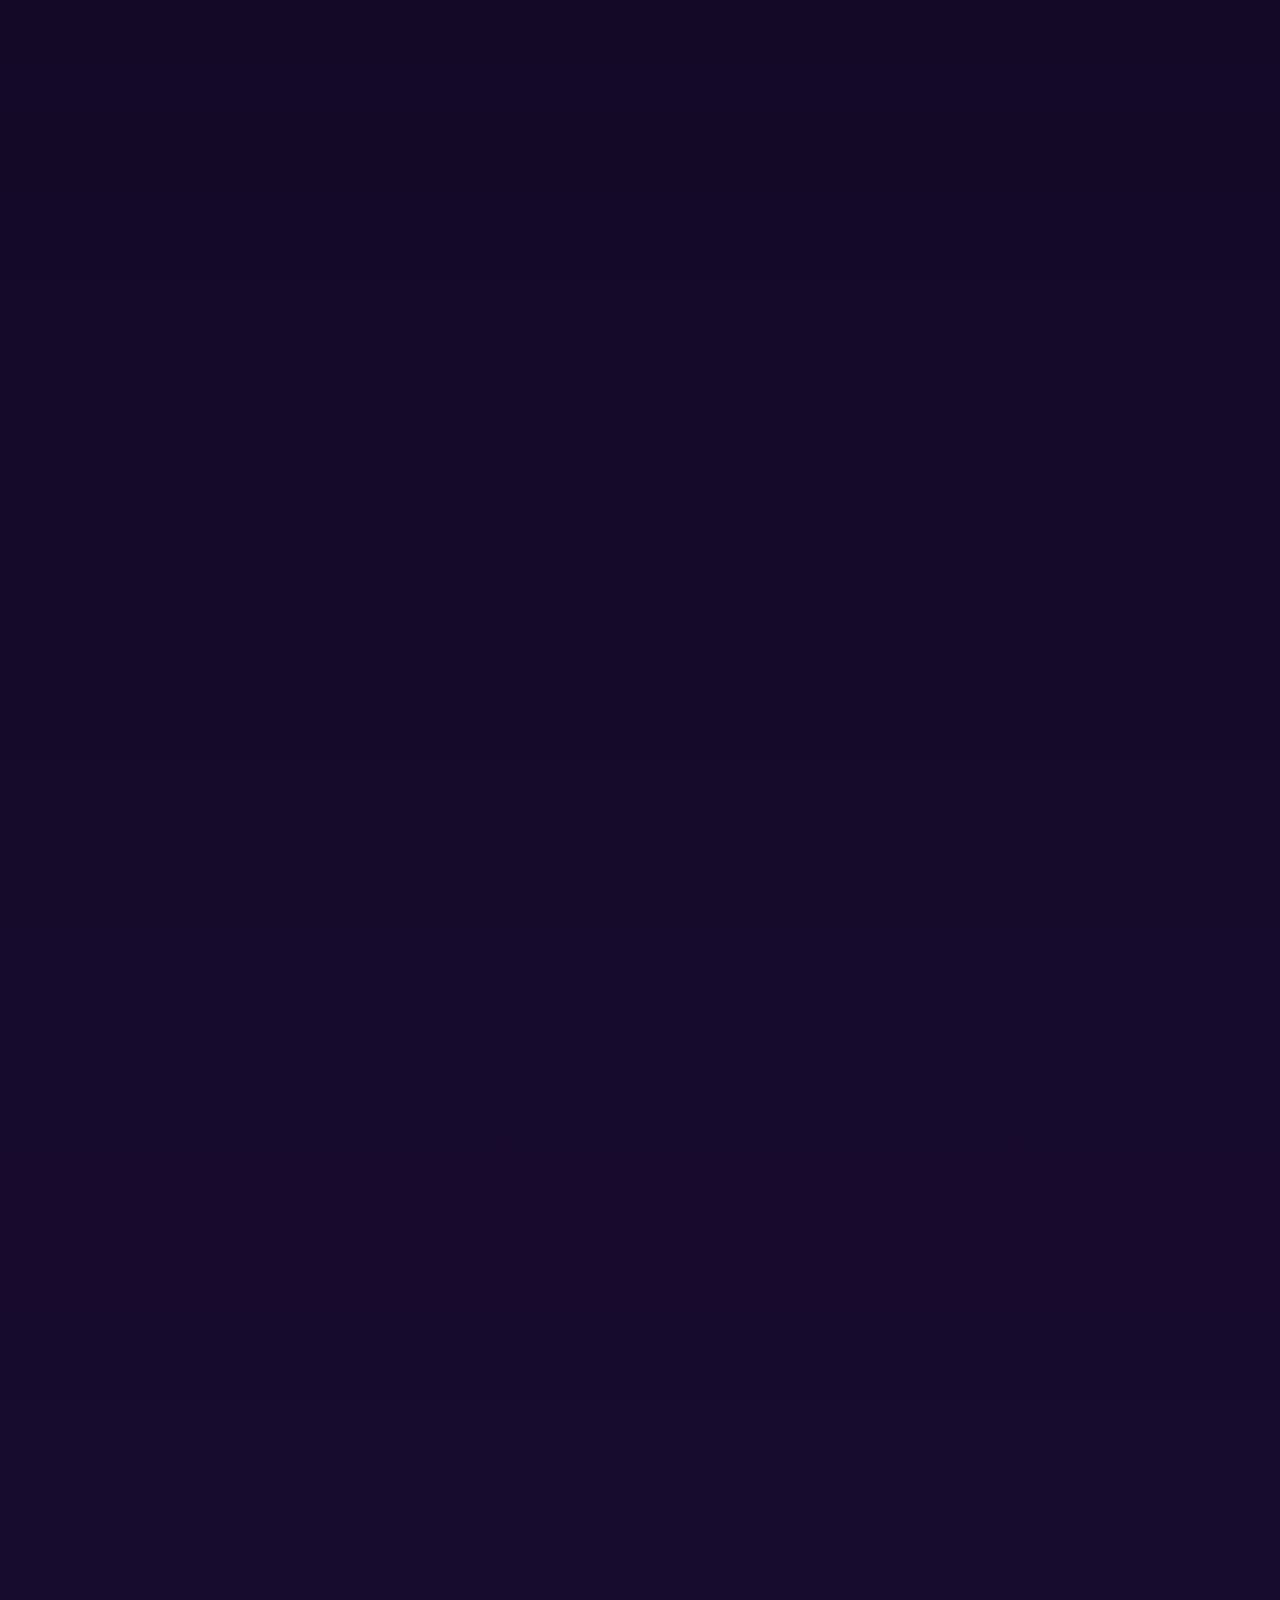
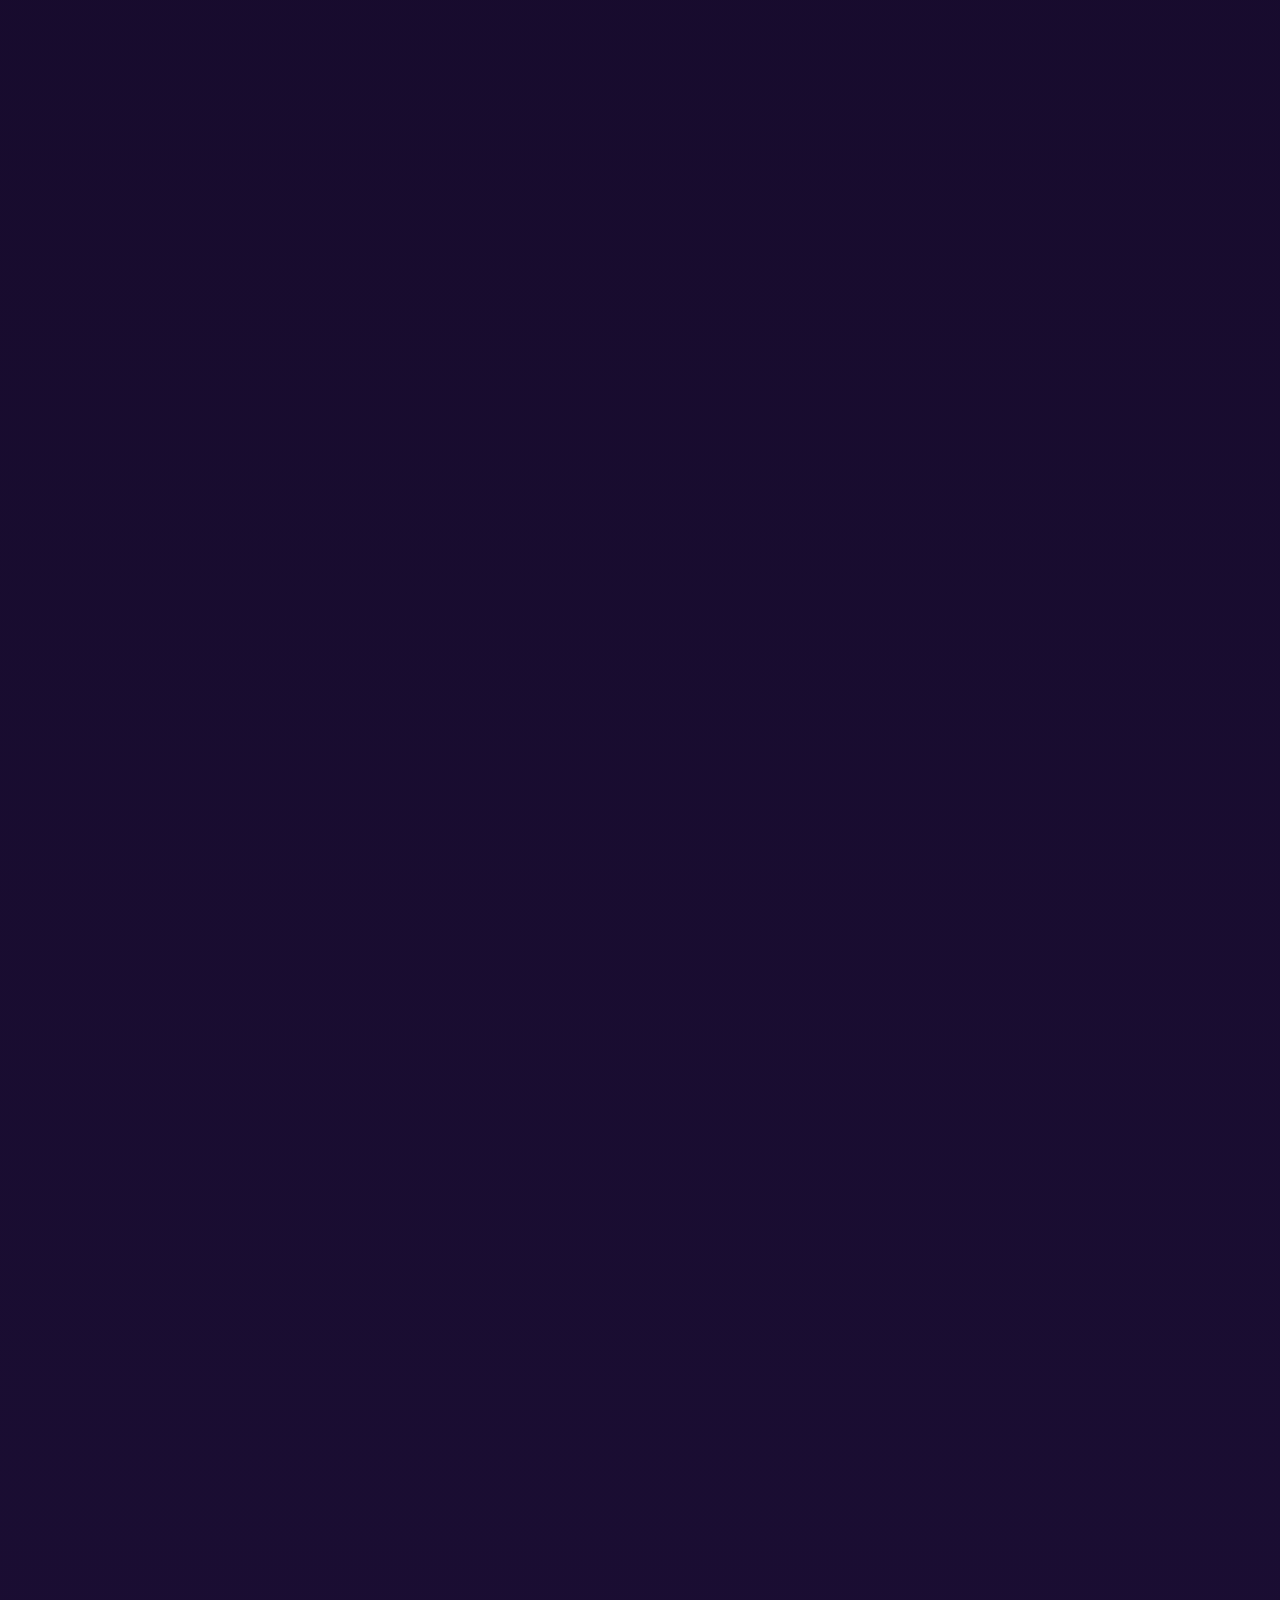
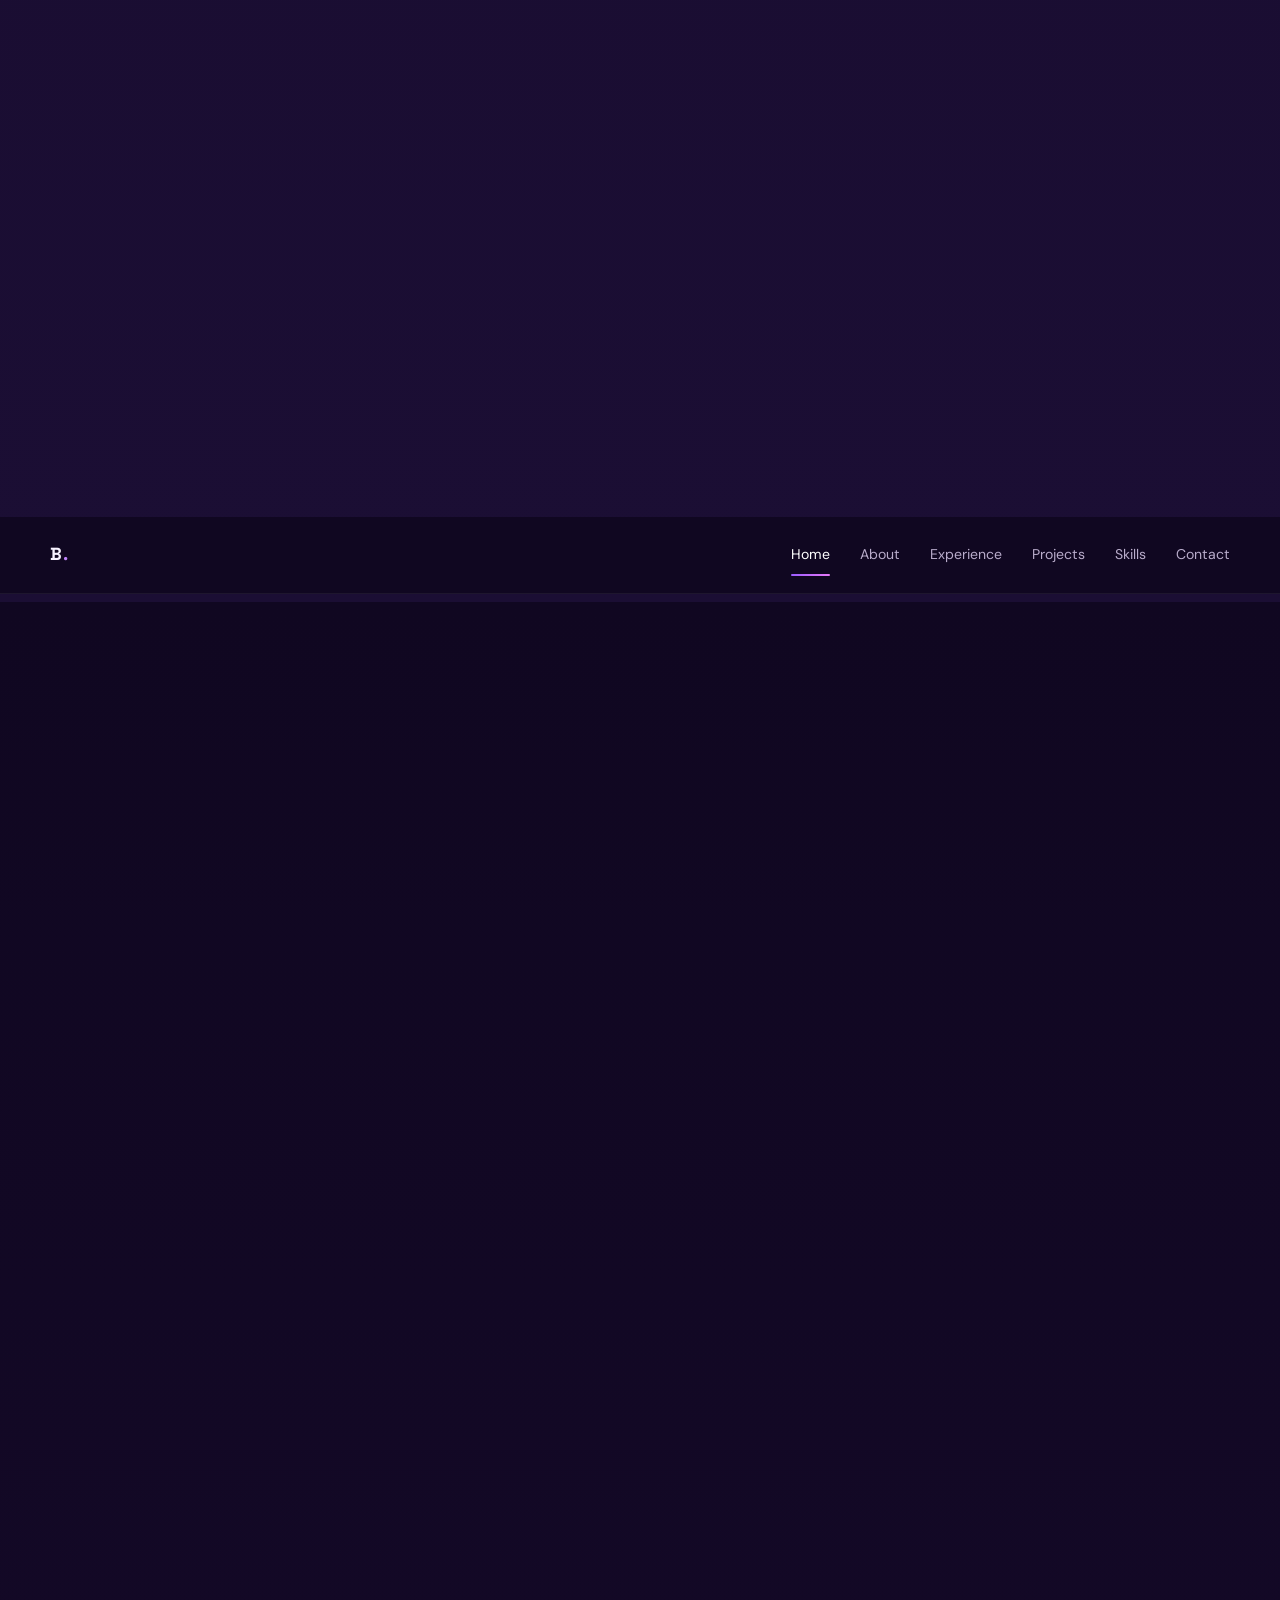
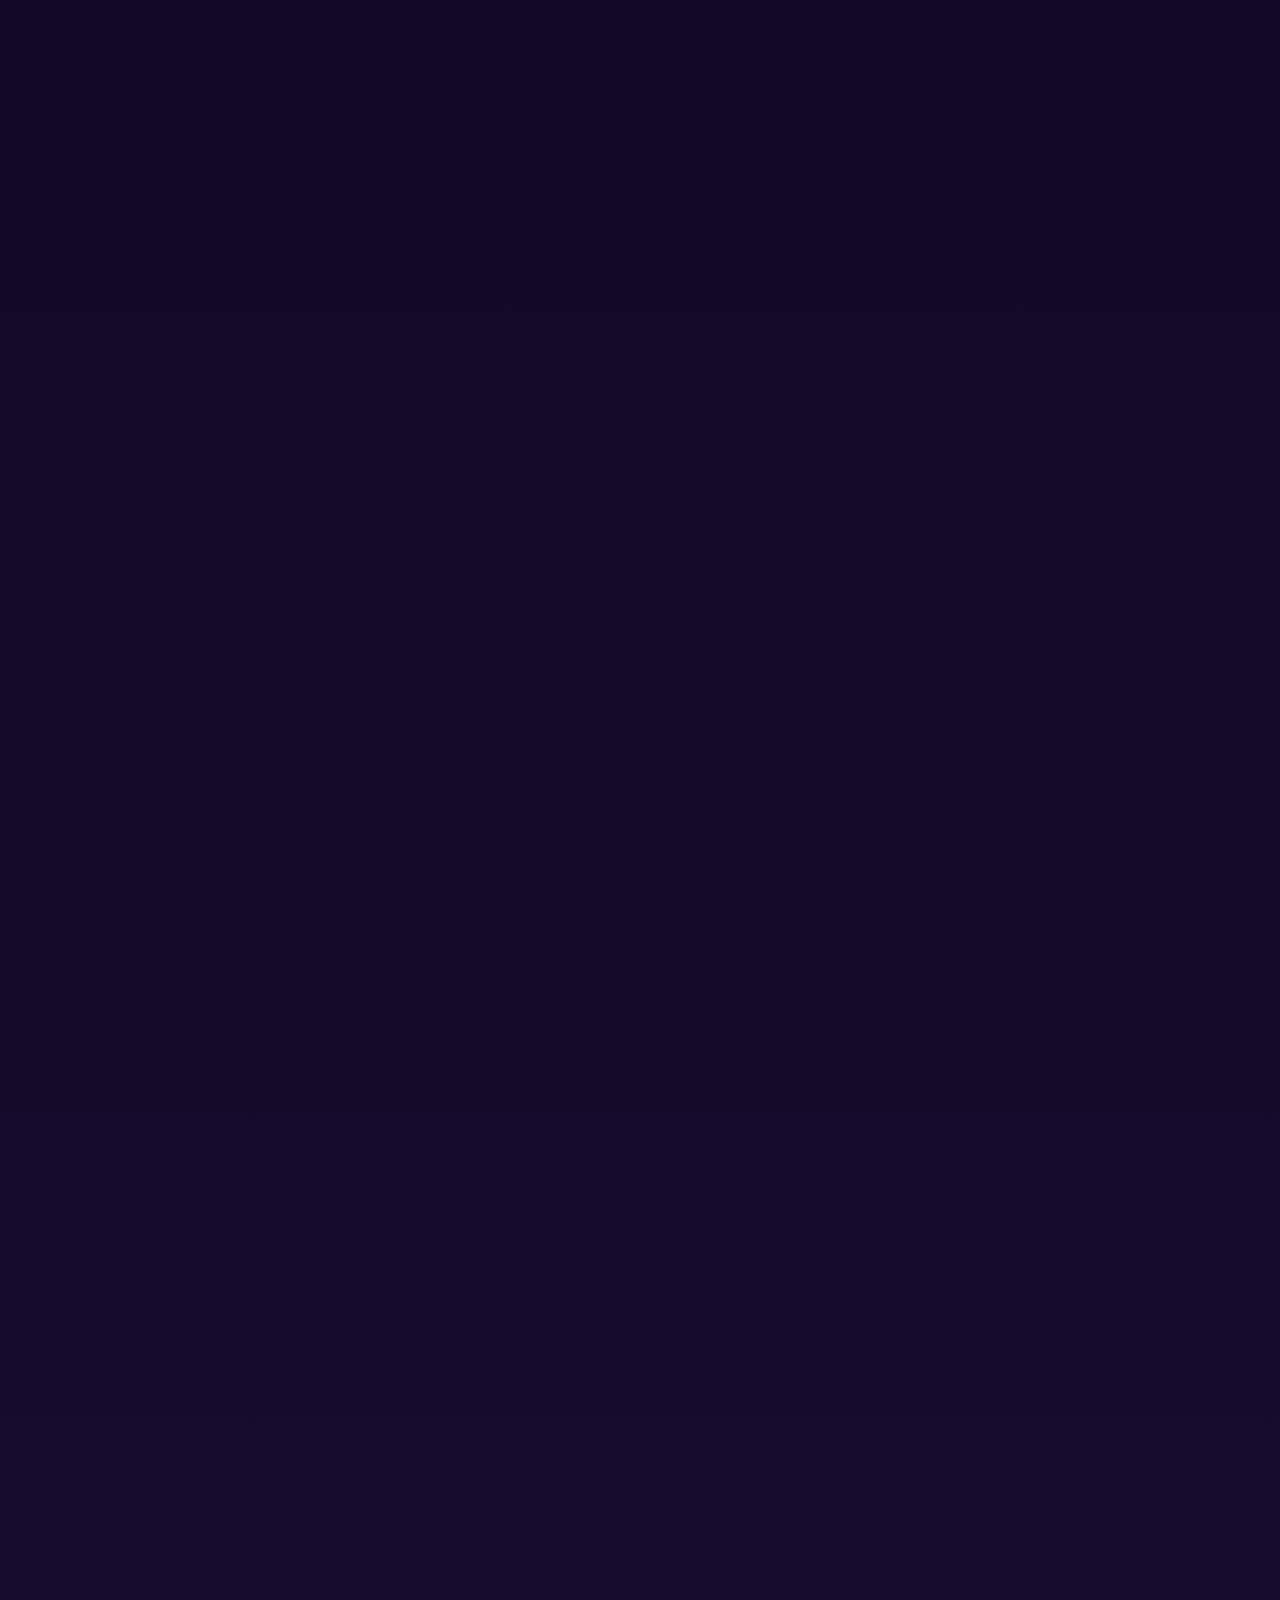
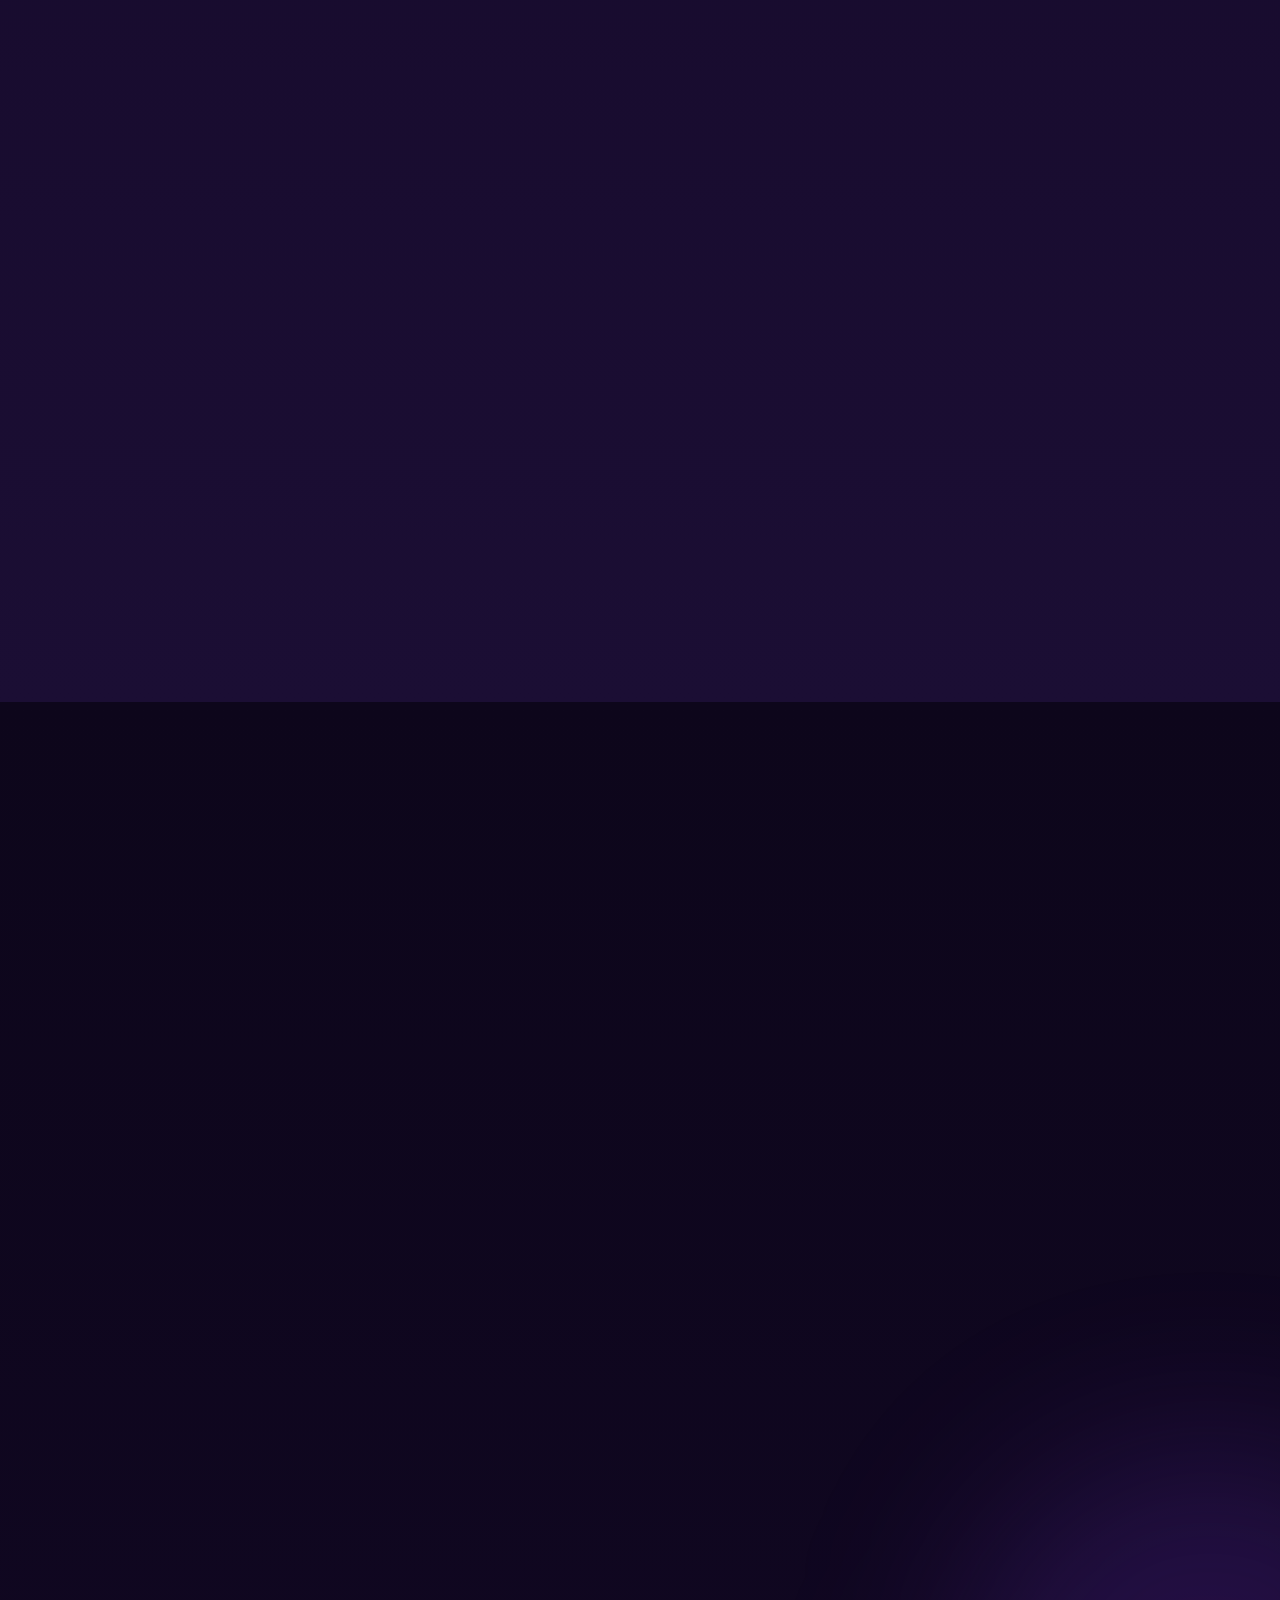
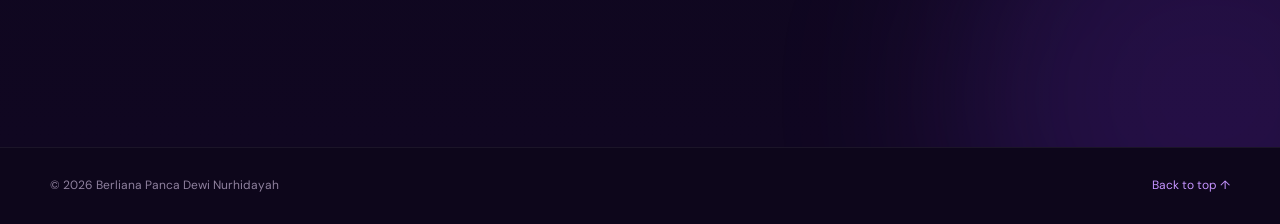
<file: berliana-portfolio-v2/projects.html>
<!doctype html>
<html lang="en">
<head>
  <meta charset="utf-8">
  <meta name="viewport" content="width=device-width, initial-scale=1">
  <meta http-equiv="refresh" content="0; url=index.html#projects">
  <title>Projects · Berliana Panca Dewi</title>
</head>
<body>
  <p>Redirecting to <a href="index.html#projects">Berliana Panca Dewi's portfolio</a>…</p>
</body>
</html>
</file>
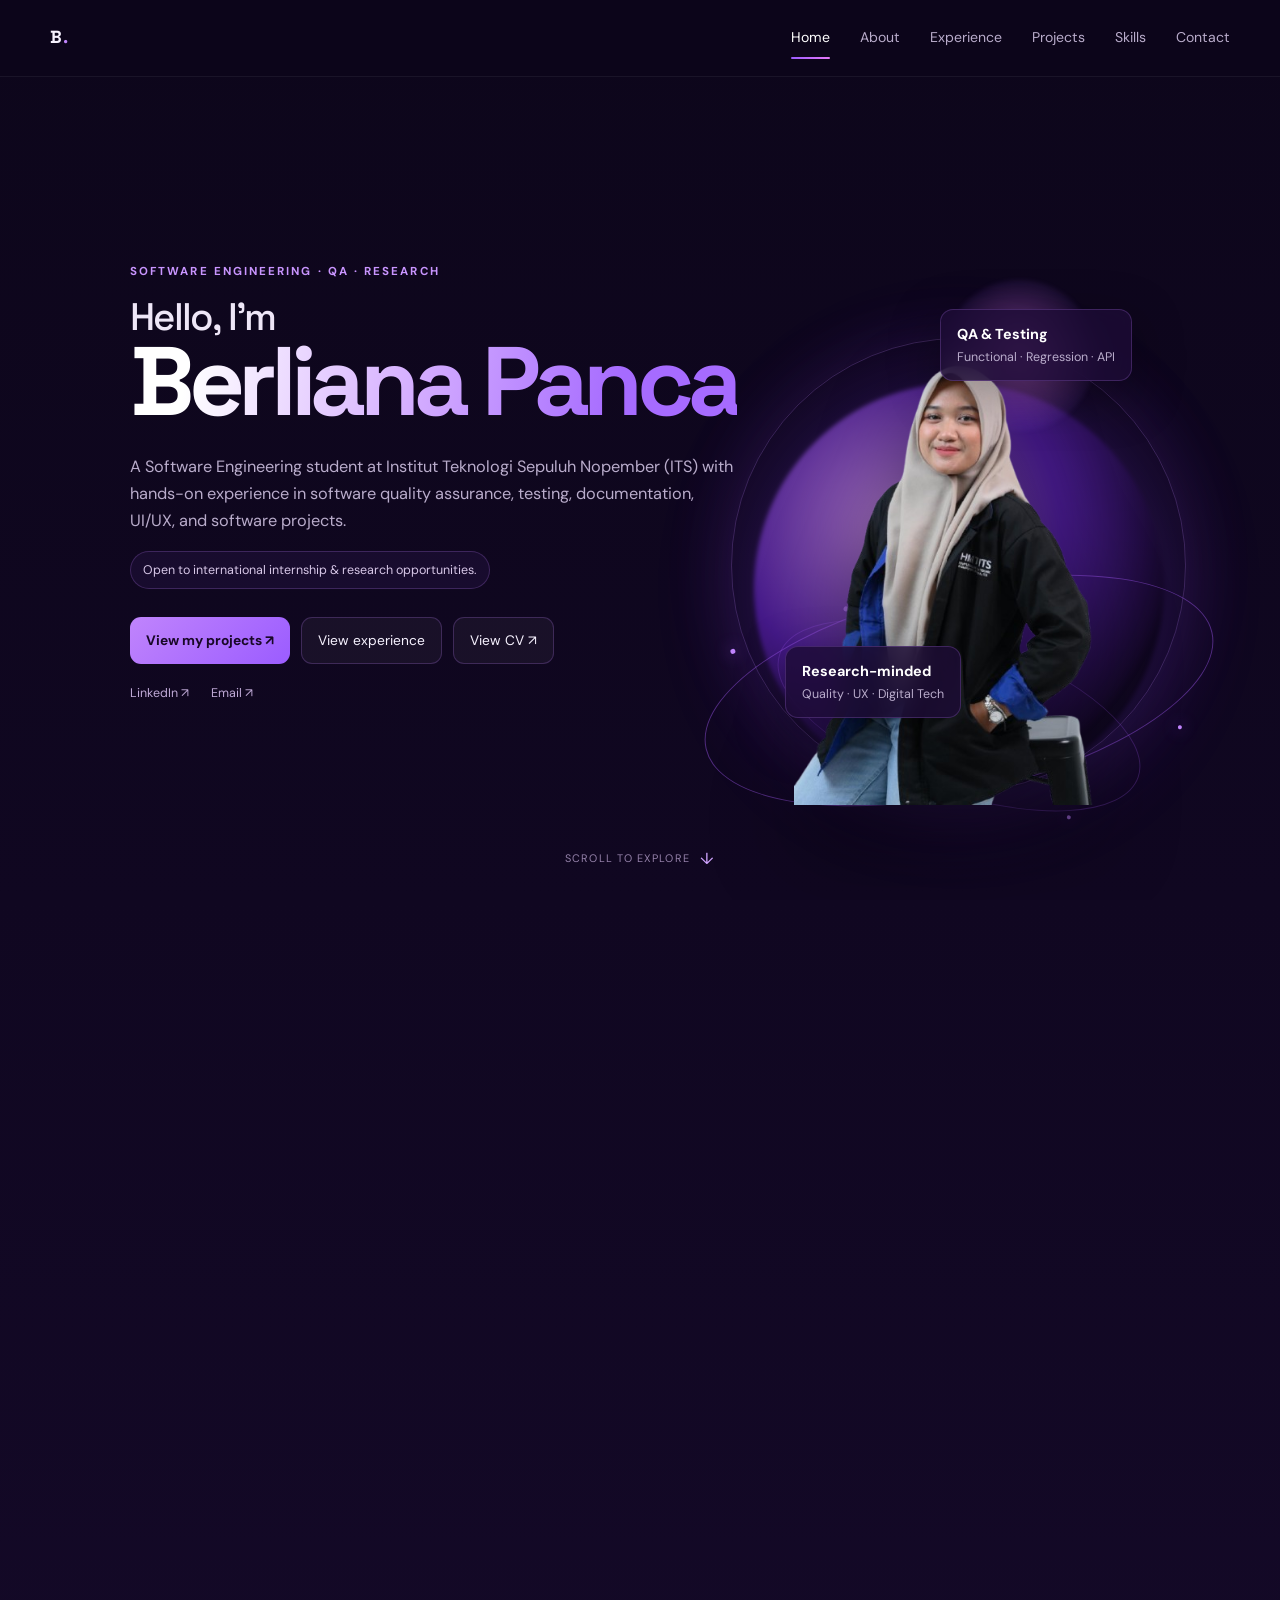
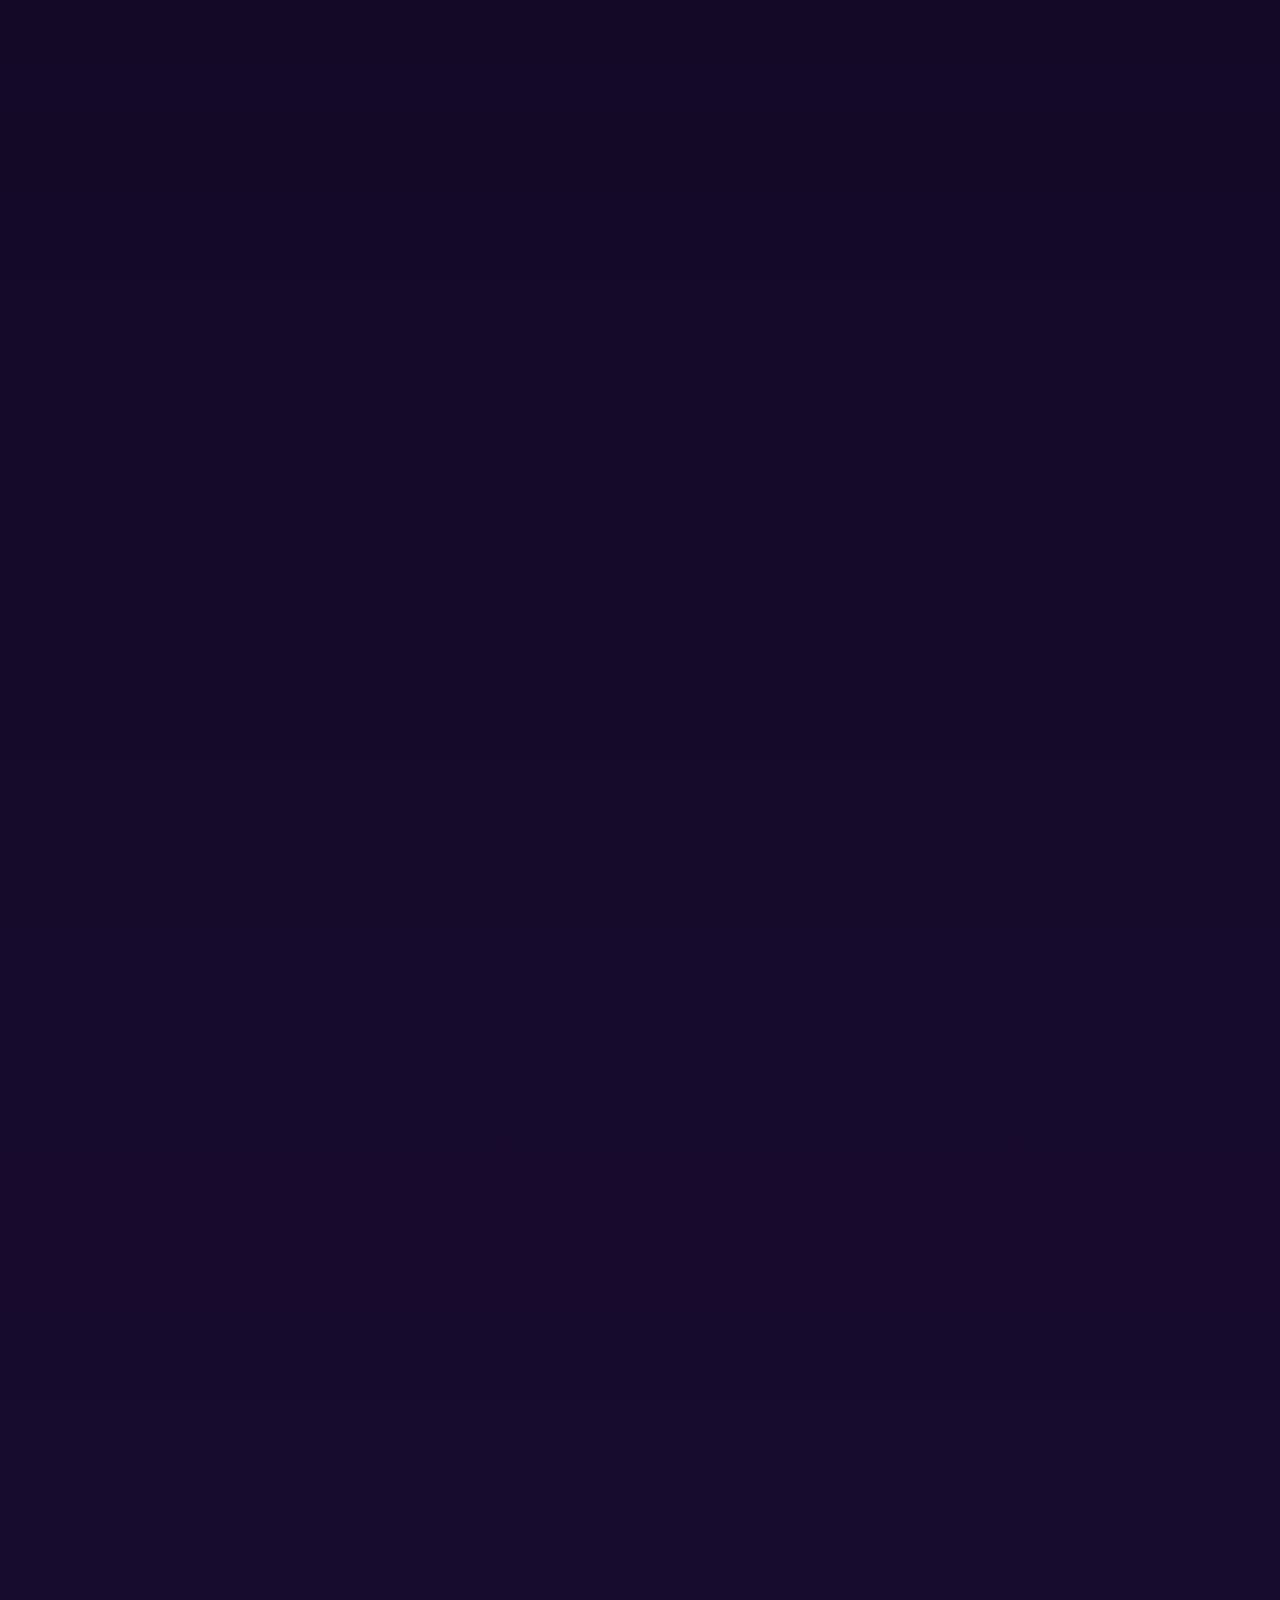
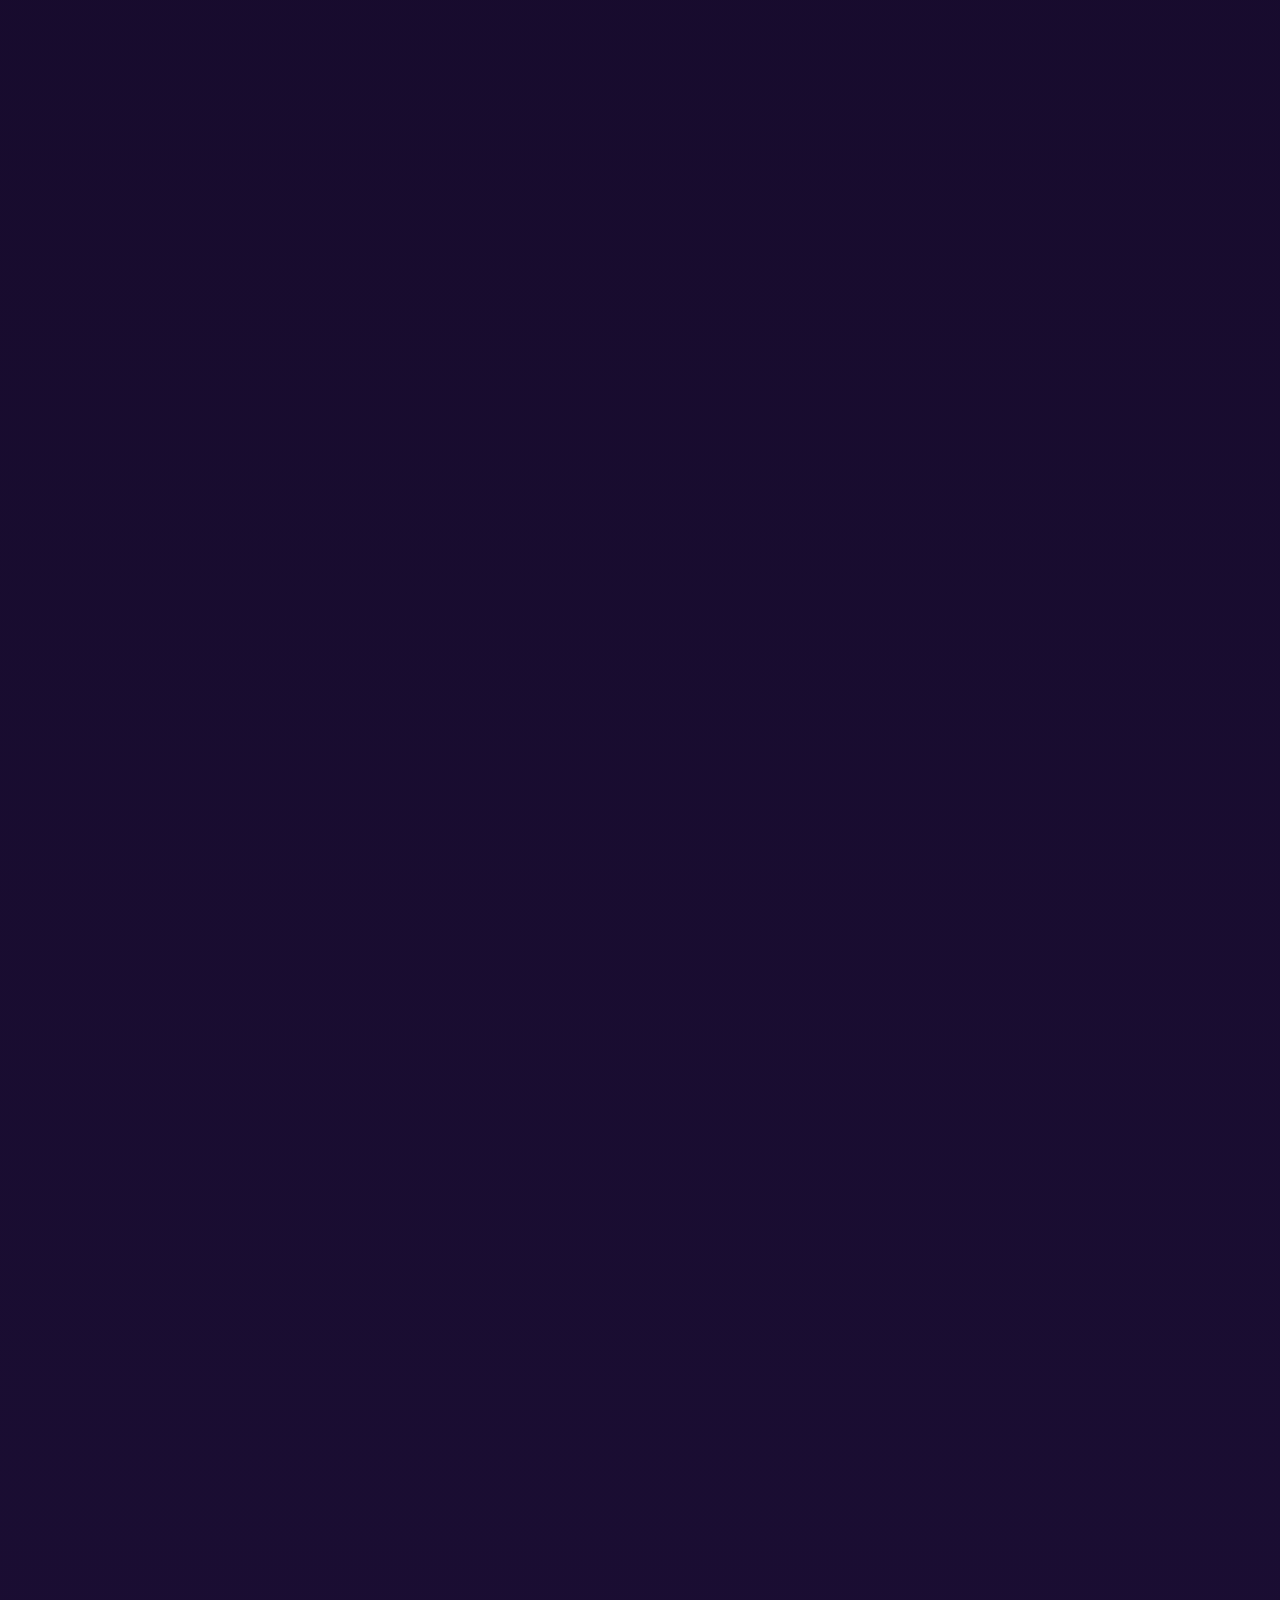
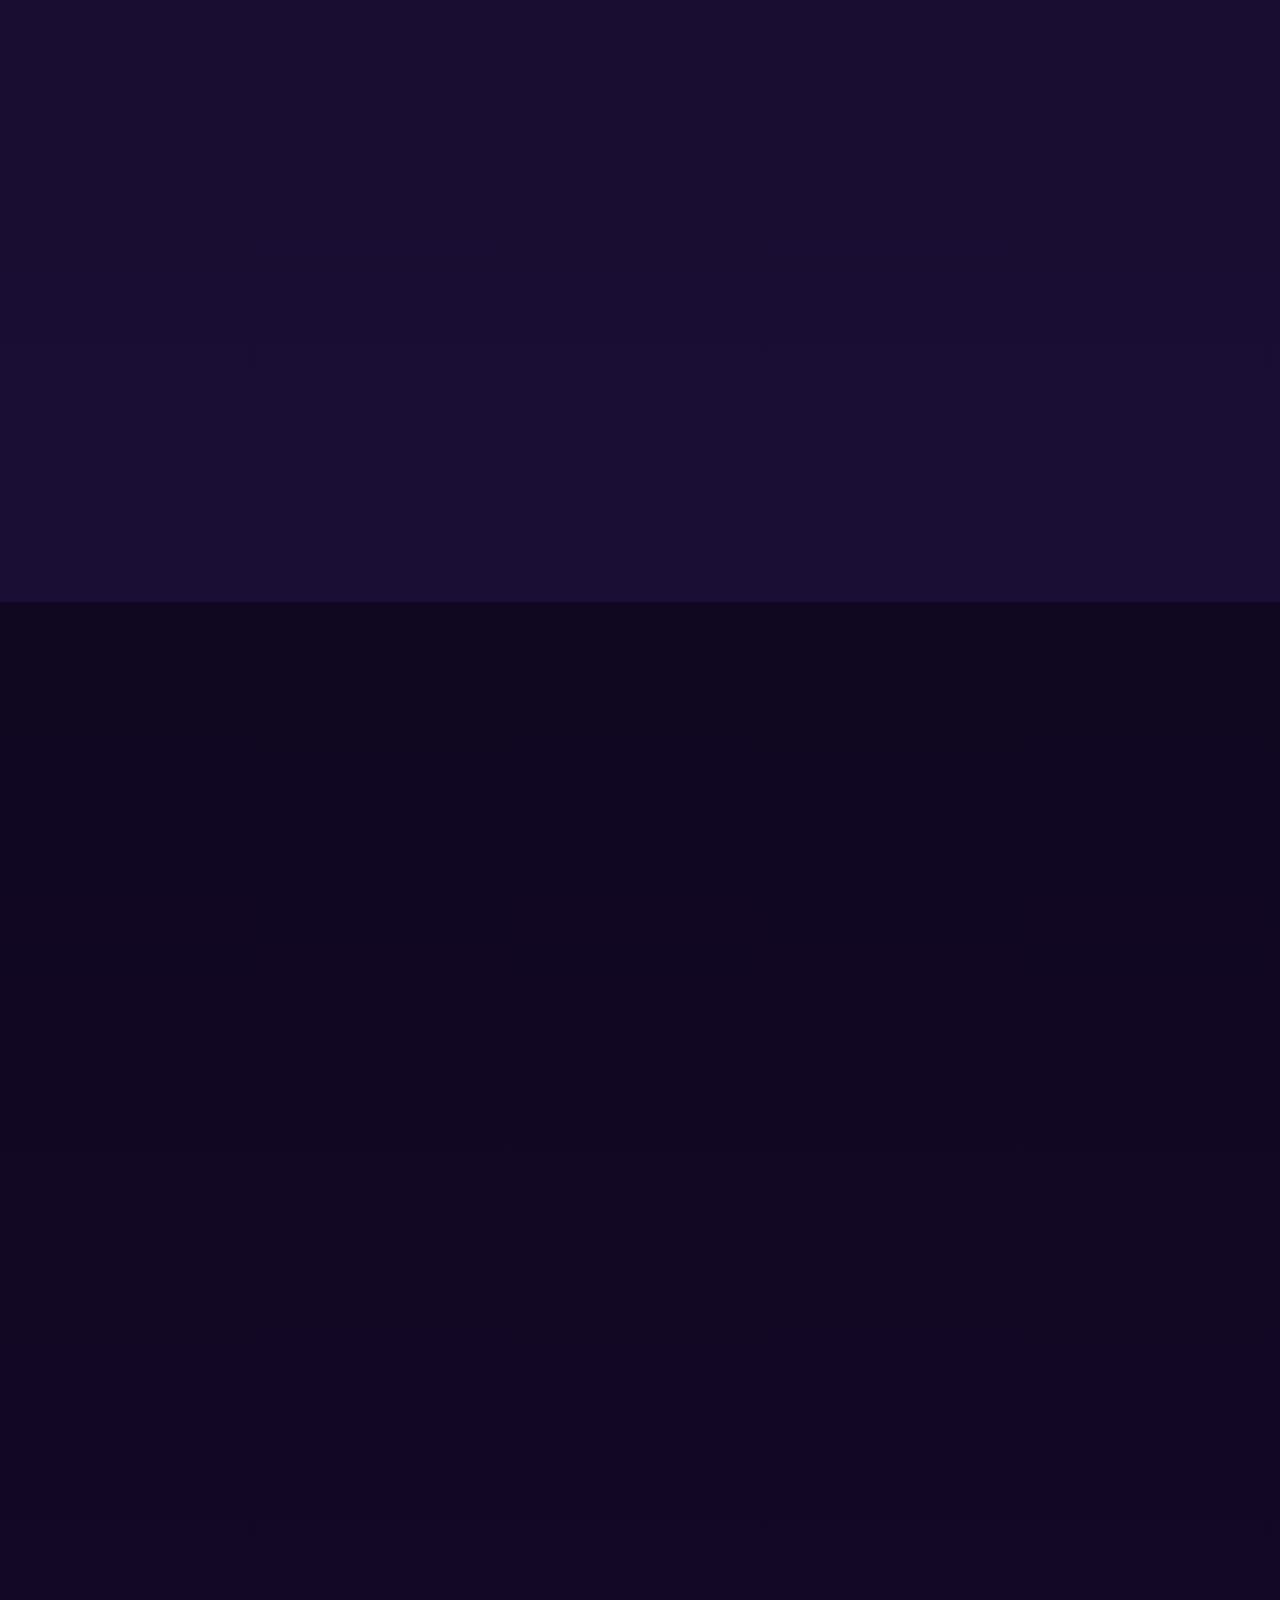
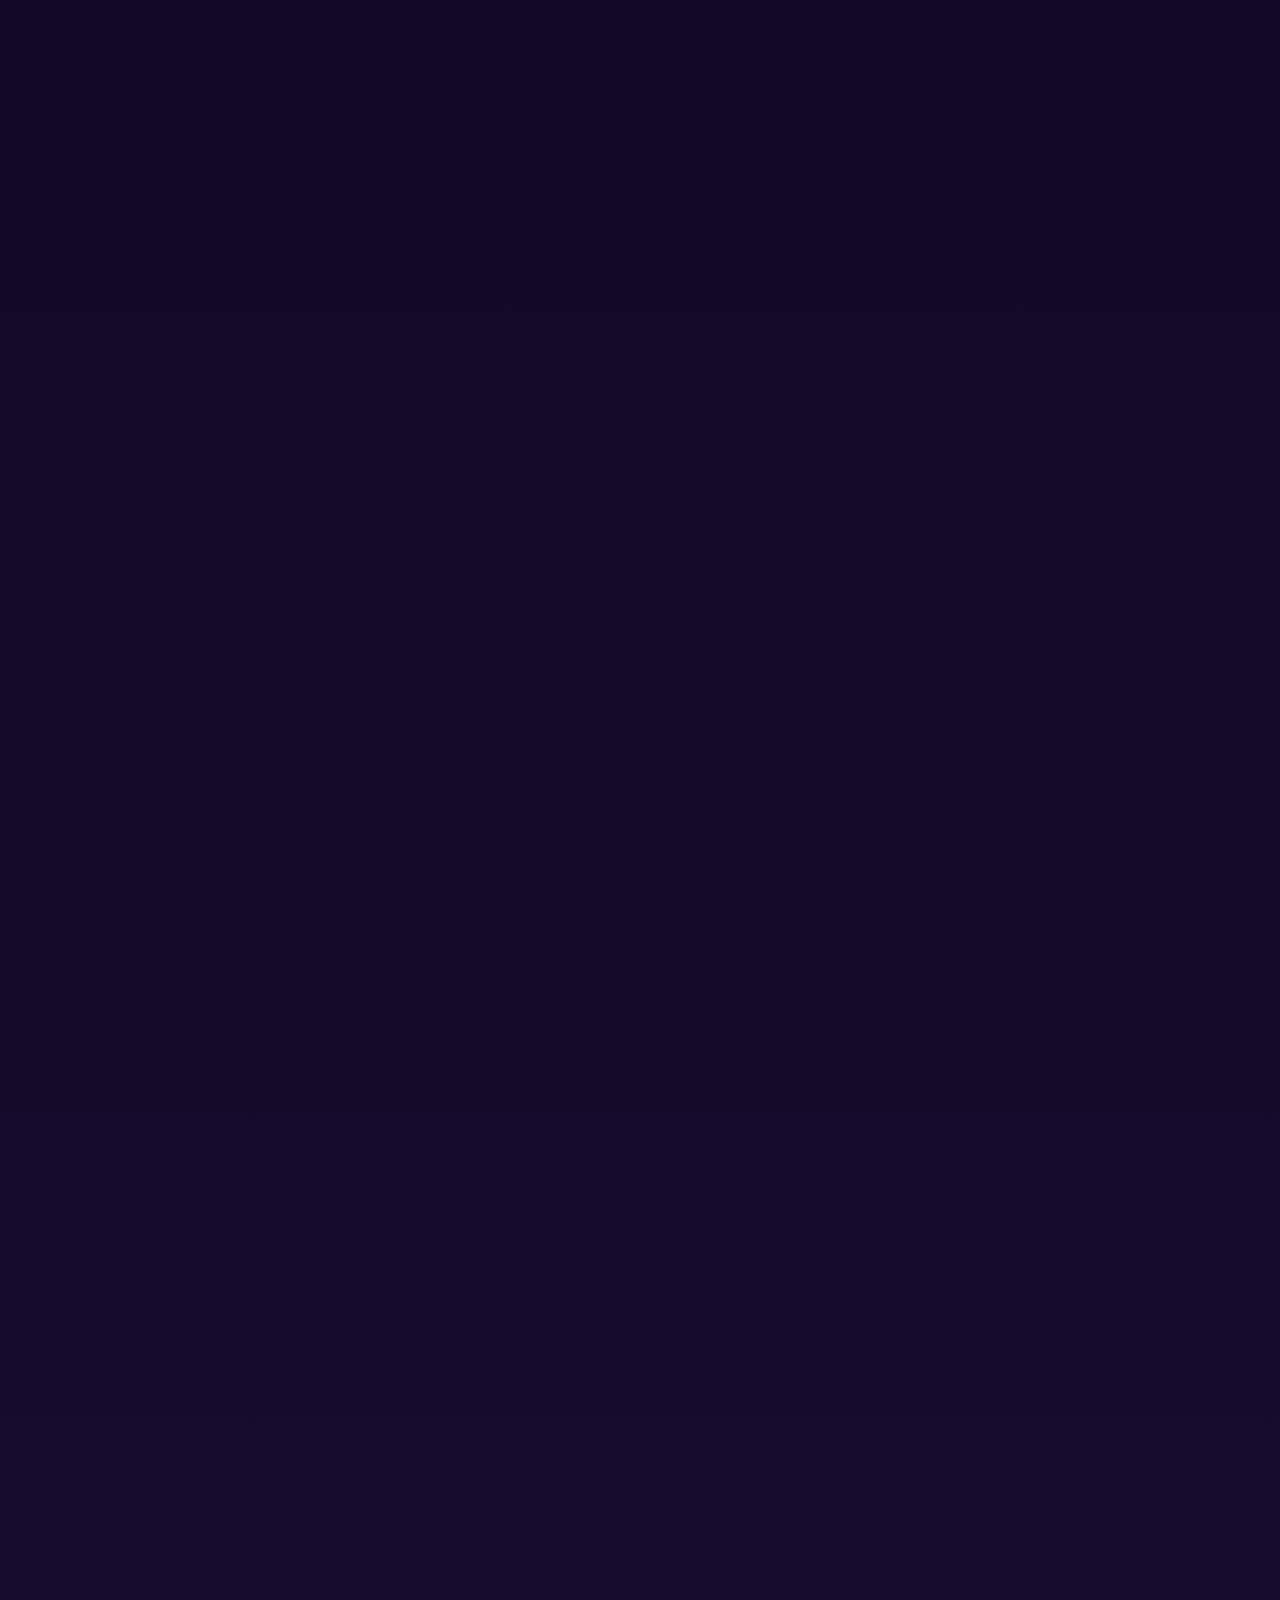
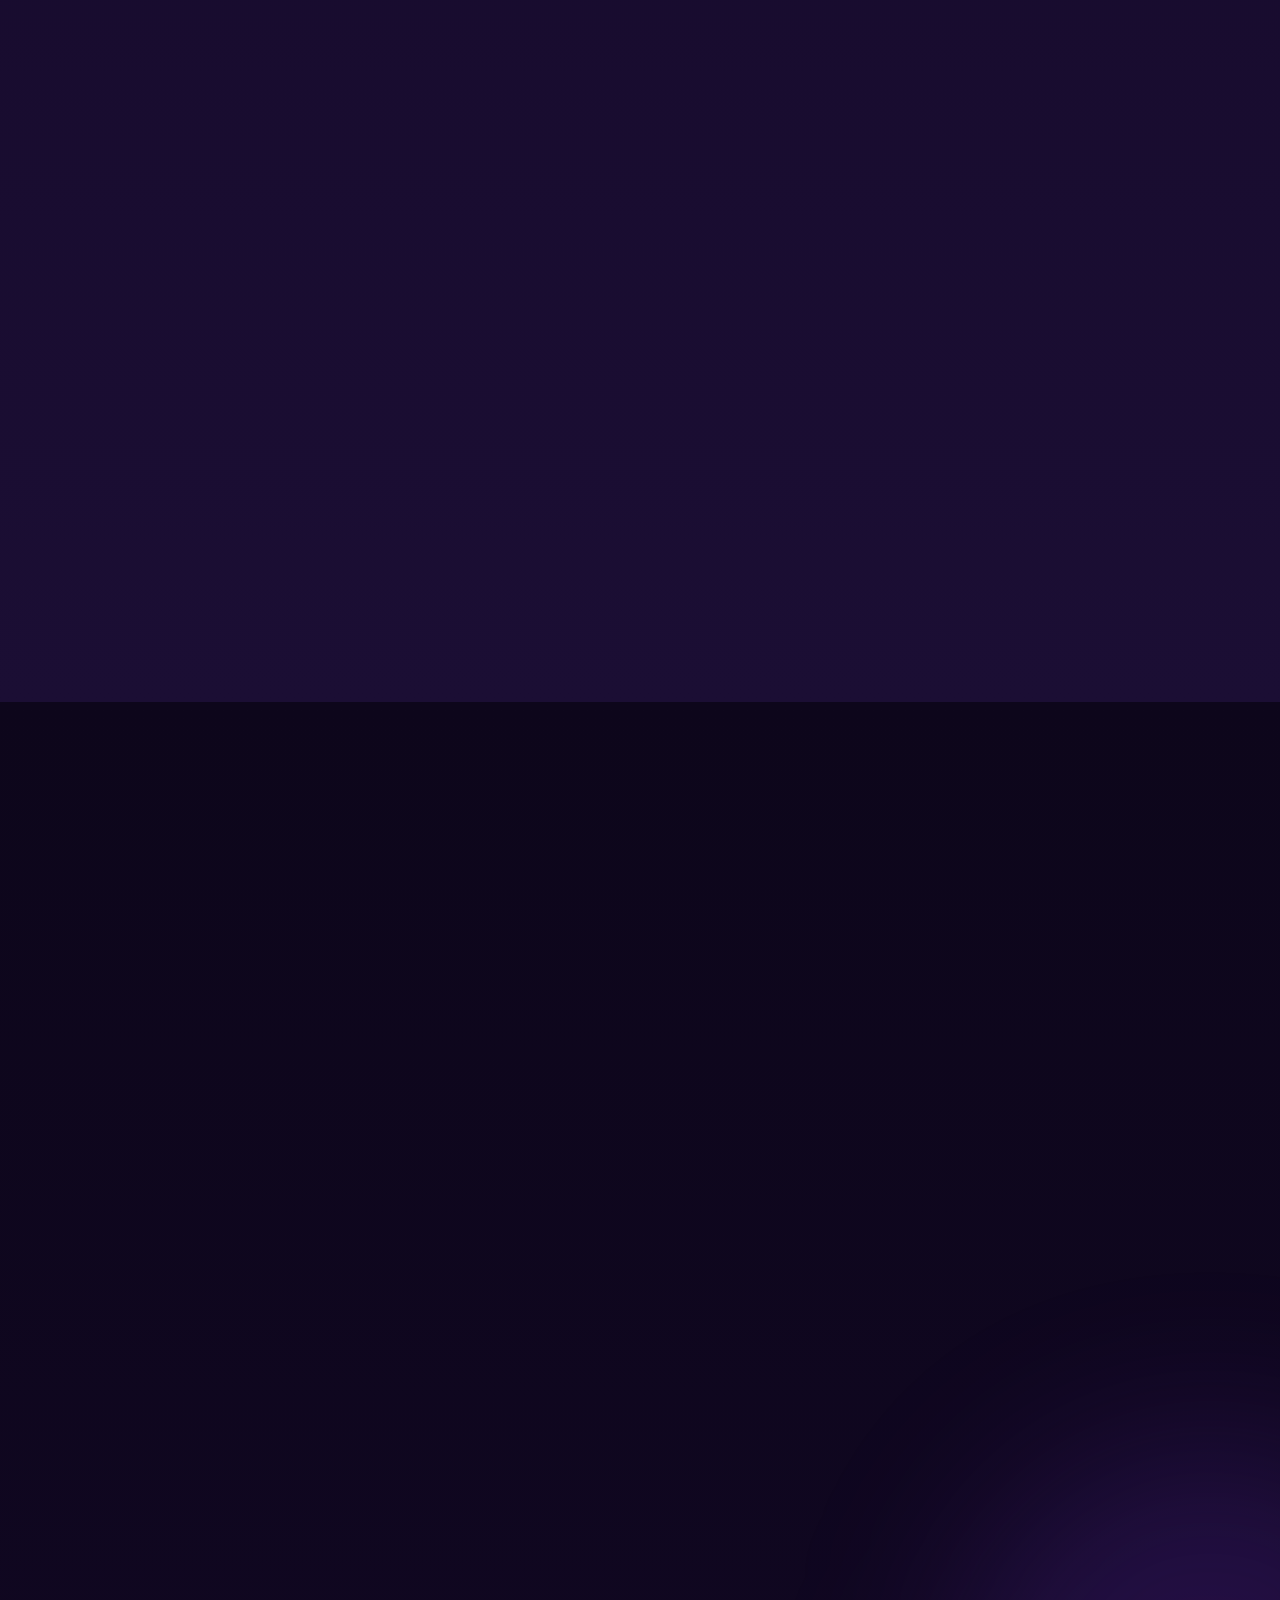
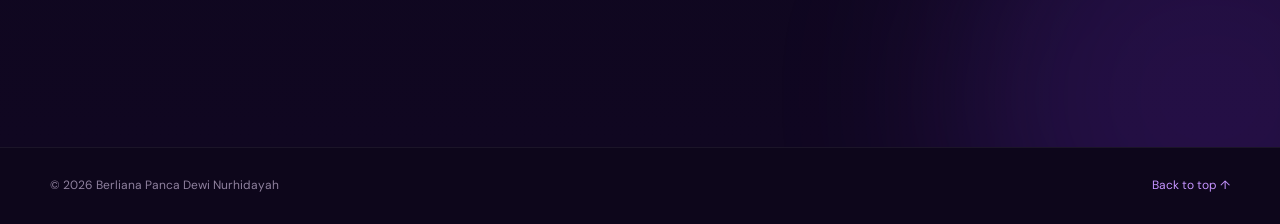
<file: berliana-portfolio-v2/skills.html>
<!doctype html>
<html lang="en">
<head>
  <meta charset="utf-8">
  <meta name="viewport" content="width=device-width, initial-scale=1">
  <meta http-equiv="refresh" content="0; url=index.html#skills">
  <title>Skills · Berliana Panca Dewi</title>
</head>
<body>
  <p>Redirecting to <a href="index.html#skills">Berliana Panca Dewi's portfolio</a>…</p>
</body>
</html>
</file>
<file: berliana-portfolio-v2/css/style.css>
:root {
  --bg-dark: #0d061b;
  --bg-mid: #140a27;
  --bg-light: #1a0d31;
  --panel: rgba(35, 14, 63, 0.68);
  --panel-strong: rgba(28, 10, 52, 0.86);
  --purple: #9b5cff;
  --purple2: #c084fc;
  --pink: #e879f9;
  --text: #f7f2ff;
  --muted: #b9accb;
  --line: rgba(190, 128, 255, 0.22);
  --max: 1180px;
}

* { box-sizing: border-box; margin: 0; padding: 0; }
html { scroll-behavior: smooth; scroll-padding-top: 84px; }
body {
  min-height: 100vh;
  color: var(--text);
  background: var(--bg-dark);
  font-family: "DM Sans", sans-serif;
  line-height: 1.65;
  overflow-x: hidden;
}
body::before {
  content: "";
  position: fixed;
  inset: 0;
  z-index: -1;
  pointer-events: none;
  opacity: .2;
  background-image: radial-gradient(rgba(255,255,255,.15) .6px, transparent .6px);
  background-size: 32px 32px;
}
a { color: inherit; text-decoration: none; }
button { font: inherit; }
.container { width: min(calc(100% - 40px), var(--max)); margin: auto; }

.site-header {
  position: fixed;
  top: 0; left: 0; right: 0;
  z-index: 100;
  background: rgba(13, 6, 27, .72);
  border-bottom: 1px solid rgba(255,255,255,.06);
  backdrop-filter: blur(18px);
}
.nav { height: 76px; display: flex; align-items: center; justify-content: space-between; }
.brand { font-family: "Space Grotesk"; font-size: 1.1rem; font-weight: 700; letter-spacing: .08em; }
.brand span { color: var(--purple2); }
.nav-links { display: flex; gap: 30px; color: var(--muted); font-size: .88rem; }
.nav-links a { position: relative; transition: color .2s ease; }
.nav-links a:hover, .nav-links a.active { color: #fff; }
.nav-links a.active::after {
  content: ""; position: absolute; left: 0; right: 0; bottom: -9px; height: 2px;
  background: linear-gradient(90deg, var(--purple), var(--pink)); border-radius: 5px;
}
.menu-btn {
  display: none; border: 1px solid var(--line); background: var(--panel); color: #fff;
  border-radius: 10px; padding: 7px 10px; cursor: pointer;
}

.section { position: relative; padding: 115px 0; overflow: hidden; }
.section-dark { background: linear-gradient(180deg, #0d061b 0%, #100721 100%); }
.section-mid { background: linear-gradient(180deg, #100721 0%, #160a2b 100%); }
.section-light { background: linear-gradient(180deg, #160a2b 0%, #1b0e34 100%); }
.hero-section { min-height: 100svh; padding: 145px 0 80px; display: flex; align-items: center; }

.hero-section .container { width: min(calc(100% - 260px), 1120px); }
.hero-grid { display: grid; grid-template-columns: 1.05fr .95fr; gap: 48px; align-items: center; width: 100%; }
.hero-copy { position: relative; z-index: 2; }
.eyebrow, .kicker {
  color: #c995ff; text-transform: uppercase; letter-spacing: .18em;
  font-size: .72rem; font-weight: 700;
}
.eyebrow { margin-bottom: 18px; }
.hero-name { display: flex; flex-direction: column; align-items: flex-start; line-height: .96; }
.hello-line {
  display: block; font-family: "Space Grotesk"; font-size: clamp(1.55rem, 3vw, 2.5rem);
  font-weight: 500; letter-spacing: -.045em; color: #eee6f7;
}
.name-line {
  display: block; white-space: nowrap; font-family: "Space Grotesk";
  font-size: clamp(3.7rem, 7.6vw, 7rem); font-weight: 700; letter-spacing: -.065em;
}
h1, h2, h3 { font-family: "Space Grotesk", sans-serif; }
h2 { font-size: clamp(2rem, 4vw, 3.5rem); line-height: 1.06; letter-spacing: -.04em; }
h3 { line-height: 1.2; }
.gradient {
  background: linear-gradient(100deg, #fff 10%, #d7b2ff 45%, #a66bff 80%);
  -webkit-background-clip: text; background-clip: text; color: transparent;
}
.lead { color: var(--muted); max-width: 680px; font-size: 1.02rem; }
.hero-lead { margin-top: 25px; max-width: 690px; }
.availability {
  display: inline-flex; margin-top: 16px; padding: 8px 12px; border: 1px solid var(--line);
  border-radius: 999px; color: #d8c8e8; background: rgba(155,92,255,.07); font-size: .78rem;
}
.actions { display: flex; flex-wrap: wrap; gap: 11px; margin-top: 28px; }
.btn {
  display: inline-flex; align-items: center; justify-content: center; gap: 8px;
  border: 1px solid var(--line); border-radius: 11px; padding: 11px 16px;
  background: rgba(255,255,255,.045); font-size: .86rem;
  transition: transform .22s ease, border-color .22s ease, box-shadow .22s ease;
}
.btn:hover { transform: translateY(-3px); border-color: rgba(216,168,255,.85); color:#fff; background:rgba(155,92,255,.16); box-shadow: 0 12px 32px rgba(117,45,208,.24); }
.btn.primary { border: 0; color: #180827; font-weight: 700; background: linear-gradient(135deg,#c084fc,#9b5cff); }
.btn.primary:hover { color:#fff; background:linear-gradient(135deg,#a66bff,#e879f9); box-shadow:0 14px 36px rgba(155,92,255,.32); }
.hero-links { display: flex; gap: 22px; margin-top: 19px; color: #bfa9d6; font-size: .78rem; }
.hero-links a { transition: color .2s ease; }
.hero-links a:hover { color: #fff; }

.hero-visual { position: relative; min-height: 620px; display: grid; place-items: end center; isolation: isolate; }
.hero-photo {
  position: relative; z-index: 4; width: min(95%, 550px); max-height: 620px; object-fit: contain;
  object-position: center bottom; filter: drop-shadow(0 35px 45px rgba(0,0,0,.45));
  transform: translateY(12px); transition: transform .45s cubic-bezier(.2,.7,.2,1), filter .45s ease;
}
.hero-visual:hover .hero-photo { transform: translateY(6px) scale(1.012); filter: drop-shadow(0 42px 58px rgba(91,35,170,.35)); }
.blob { position: absolute; border-radius: 50%; filter: blur(2px); pointer-events: none; }
.blob-main {
  z-index: 1; width: 410px; height: 410px;
  background: radial-gradient(circle at 35% 35%, rgba(224,157,255,.72), rgba(130,48,255,.48) 43%, rgba(75,19,142,.1) 72%, transparent 74%);
  box-shadow: 0 0 100px rgba(137,63,255,.24);
  animation: blobFloat 14s ease-in-out infinite;
}
.blob-small {
  z-index: 2; width: 155px; height: 155px; right: 10%; top: 17%;
  background: radial-gradient(circle, rgba(232,121,249,.55), rgba(155,92,255,.08) 68%, transparent 70%);
  animation: blobFloatSmall 12s ease-in-out infinite;
}
.portrait-ring {
  position: absolute; z-index: 2; width: 455px; height: 455px; border-radius: 50%;
  border: 1px solid rgba(192,132,252,.22); box-shadow: 0 0 75px rgba(155,92,255,.1);
}
.orbit { position: absolute; border: 1px solid rgba(169,93,255,.42); border-radius: 50%; z-index: 3; pointer-events: none; }
.orbit-one { width: 520px; height: 205px; transform: rotate(-13deg); animation: orbitFloat 10s ease-in-out infinite; }
.orbit-two { width: 380px; height: 155px; transform: rotate(19deg); opacity: .55; animation: orbitFloat 8s ease-in-out infinite reverse; }
.orbit::before, .orbit::after { content:""; position:absolute; border-radius:50%; background:var(--purple2); box-shadow:0 0 16px var(--purple); }
.orbit::before { width:5px; height:5px; top:10px; left:45px; }
.orbit::after { width:4px; height:4px; bottom:14px; right:50px; }
.floating-card {
  position: absolute; z-index: 7; padding: 13px 16px; border: 1px solid var(--line);
  background: rgba(29,11,53,.82); border-radius: 13px; box-shadow: 0 15px 50px rgba(0,0,0,.35);
  backdrop-filter: blur(12px); font-size: .78rem; color: var(--muted);
  transition: transform .35s ease;
}
.floating-card strong { display:block; color:#fff; font-size:.9rem; }
.fc1 { top: 22%; right: 0; animation: cardFloat 5.5s ease-in-out infinite; }
.fc2 { bottom: 12%; left: 0; animation: cardFloat 6.5s ease-in-out infinite reverse; }
.hero-visual:hover .fc1 { transform: translate3d(-5px,-5px,0); }
.hero-visual:hover .fc2 { transform: translate3d(5px,4px,0); }
.scroll-cue { position:absolute; left:50%; bottom:28px; transform:translateX(-50%); display:flex; align-items:center; gap:10px; color:#9582aa; font-size:.68rem; letter-spacing:.1em; text-transform:uppercase; }
.scroll-cue i { font-style:normal; font-size:1rem; color:#d0a5ff; animation: cueBounce 1.7s ease-in-out infinite; }

.section-head { display:flex; justify-content:space-between; align-items:end; gap:30px; margin-bottom:42px; }
.section-head p { max-width:510px; color:var(--muted); font-size:.92rem; }
.compact-head { margin-top:85px; margin-bottom:25px; }
.kicker { margin-bottom:9px; }
.grid-2 { display:grid; grid-template-columns:1fr 1fr; gap:20px; }
.grid-3 { display:grid; grid-template-columns:repeat(3,1fr); gap:18px; }
.about-grid { display:grid; grid-template-columns:.8fr 1.2fr; gap:20px; align-items:stretch; }
.about-content { display:grid; gap:20px; }
.card {
  border:1px solid var(--line);
  background:linear-gradient(145deg,rgba(45,18,78,.65),rgba(24,9,45,.68));
  border-radius:18px; padding:26px; box-shadow:0 20px 60px rgba(0,0,0,.2);
  backdrop-filter:blur(12px);
}
.card p { color:var(--muted); font-size:.91rem; }
.card h3 { font-size:1.35rem; margin:8px 0 12px; }
.about-photo-card { padding:18px; overflow:hidden; }
.about-photo-wrap { min-height:430px; border-radius:14px; position:relative; overflow:hidden; display:grid; place-items:end center; background:radial-gradient(circle at 50% 25%,rgba(189,135,255,.28),rgba(40,14,70,.4) 54%,rgba(14,6,27,.6)); }
.about-photo-wrap::before { content:""; position:absolute; inset:0; background:linear-gradient(180deg,rgba(255,255,255,.06),transparent 30%,rgba(13,6,27,.34)); }
.about-photo-glow { position:absolute; width:270px; height:270px; top:35px; border-radius:50%; background:rgba(155,92,255,.25); filter:blur(60px); }
.about-photo-wrap img { position:relative; z-index:2; width:min(100%, 500px); height:100%; object-fit:contain; object-position:center bottom; filter:drop-shadow(0 25px 30px rgba(0,0,0,.3)); }
.about-photo-caption { display:flex; justify-content:space-between; gap:10px; padding:13px 5px 2px; color:#a895b9; font-size:.72rem; }
.number { color:#a76cff; font-size:.7rem; font-weight:700; letter-spacing:.14em; }
.pill-list { display:flex; flex-wrap:wrap; gap:8px; margin-top:16px; }
.pill { border:1px solid var(--line); background:rgba(155,92,255,.07); padding:7px 10px; border-radius:999px; color:#d8c8e8; font-size:.75rem; }
.education-card { display:flex; justify-content:space-between; gap:28px; align-items:center; }
.education-card h3 { margin:8px 0 4px; }
.education-card p { margin:0; }
.education-pills { margin-top:0; justify-content:flex-end; }

.timeline { display:grid; gap:18px; }
.timeline-item { position:relative; padding-left:34px; transition:transform .28s cubic-bezier(.2,.7,.2,1), border-color .28s ease, box-shadow .28s ease, background .28s ease; }
.timeline-item:hover { transform:translateY(-4px) scale(1.003); border-color:rgba(192,132,252,.58); background:linear-gradient(145deg,rgba(58,23,98,.76),rgba(27,9,51,.82)); box-shadow:0 16px 38px rgba(105,40,196,.17); }
.timeline-item::before { content:""; position:absolute; left:9px; top:24px; bottom:-25px; width:1px; background:var(--line); }
.timeline-item:last-child::before { display:none; }
.timeline-item::after { content:""; position:absolute; left:5px; top:24px; width:9px; height:9px; border-radius:50%; background:#a76cff; box-shadow:0 0 14px #8d45ef; }
.item-top { display:flex; justify-content:space-between; gap:20px; flex-wrap:wrap; }
.experience-title { display:flex; align-items:center; gap:14px; flex-wrap:wrap; }
.company-link { display:inline-flex; align-items:center; border:1px solid var(--line); border-radius:9px; padding:5px 9px; color:#c995ff; font-size:.72rem; transition:.22s; }
.company-link:hover { color:#fff; border-color:rgba(224,179,255,.9); background:linear-gradient(135deg,rgba(155,92,255,.24),rgba(232,121,249,.16)); transform:translateY(-2px); box-shadow:0 8px 22px rgba(126,55,230,.18); }
.date { color:#bd8dff; font-size:.78rem; }
.role { color:#ded2e9; font-size:.82rem; margin:4px 0 10px; }
.item-list { padding-left:18px; color:var(--muted); font-size:.88rem; }
.item-list li + li { margin-top:5px; }
.evidence-slot { margin-top:18px; padding-top:14px; border-top:1px solid rgba(255,255,255,.06); display:flex; align-items:center; gap:12px; }
.evidence-slot > span { color:#c995ff; text-transform:uppercase; letter-spacing:.1em; font-size:.63rem; font-weight:700; white-space:nowrap; }
.mini-photo-placeholder { min-height:38px; flex:1; display:flex; align-items:center; padding:8px 12px; border:1px dashed rgba(192,132,252,.24); border-radius:10px; color:#8f819e; font-size:.7rem; }

/* Experience photo slots — add your own files to assets/images/experience/. */
.experience-gallery {
  display:grid;
  grid-template-columns:repeat(2,minmax(0,1fr));
  gap:12px;
  margin-top:18px;
  padding-top:14px;
  border-top:1px solid rgba(255,255,255,.06);
}
.experience-photo {
  margin:0;
  aspect-ratio:16 / 10;
  overflow:hidden;
  border-radius:12px;
  border:1px solid rgba(190,128,255,.16);
  background:linear-gradient(145deg,rgba(155,92,255,.09),rgba(255,255,255,.025));
  box-shadow:0 10px 30px rgba(0,0,0,.16);
  transition:transform .28s cubic-bezier(.2,.7,.2,1), border-color .28s ease, box-shadow .28s ease;
}
.experience-photo:hover {
  transform:translateY(-5px) scale(1.012);
  border-color:rgba(192,132,252,.58);
  box-shadow:0 12px 28px rgba(105,40,196,.16);
}
.experience-photo img {
  width:100%;
  height:100%;
  display:block;
  object-fit:cover;
  transition:transform .45s cubic-bezier(.2,.7,.2,1);
}
.experience-photo:hover img { transform:scale(1.02); }
.experience-gallery.is-empty { display:none; }
@media (max-width:720px) {
  .experience-gallery { grid-template-columns:1fr; }
}

.project-grid { display:grid; grid-template-columns:repeat(2,1fr); gap:20px; perspective:1400px; }
.project-card { min-height:290px; display:flex; flex-direction:column; transform-style:preserve-3d; will-change:transform; transition:transform .22s ease, border-color .2s ease, box-shadow .2s ease; }
.project-card::after { content:""; position:absolute; inset:0; border-radius:inherit; background:linear-gradient(135deg,rgba(255,255,255,.08),transparent 28%,transparent 70%,rgba(192,132,252,.08)); opacity:0; transition:opacity .25s ease; pointer-events:none; }
.project-card { position:relative; overflow:hidden; }
.project-card:hover { border-color:rgba(181,112,255,.55); box-shadow:0 16px 42px rgba(105,40,196,.17); }
.project-card:hover::after { opacity:1; }
.project-card h3 { font-size:1.3rem; margin:12px 0 9px; transform:translateZ(18px); }
.project-card p, .project-card .pill-list, .project-card .role-line, .project-card .project-top { transform:translateZ(8px); }
.project-top { display:flex; justify-content:space-between; gap:15px; }
.project-year { font-size:.7rem; color:#bb8aff; }
.role-line { color:#e5d8f1; font-size:.8rem; margin-bottom:12px; }
.project-actions { margin-top:auto; padding-top:25px; display:flex; gap:9px; flex-wrap:wrap; }

.skill-section { display:grid; grid-template-columns:repeat(2,1fr); gap:18px; }
.skill-card { transition:transform .28s cubic-bezier(.2,.7,.2,1), border-color .28s ease, box-shadow .28s ease, background .28s ease; }
.skill-card:hover { transform:translateY(-7px); border-color:rgba(192,132,252,.58); background:linear-gradient(145deg,rgba(58,23,98,.76),rgba(27,9,51,.82)); box-shadow:0 16px 38px rgba(105,40,196,.17); }
.skill-card h3 { margin-bottom:14px; }
.skill-row { margin-bottom:18px; }
.skill-label { display:flex; justify-content:space-between; color:#ddd0e8; font-size:.82rem; margin-bottom:7px; }
.skill-bar { height:5px; border-radius:20px; background:rgba(255,255,255,.07); overflow:hidden; }
.skill-bar span { display:block; height:100%; border-radius:inherit; background:linear-gradient(90deg,#7b3de0,#d083ff); transform-origin:left; animation:skillFill 1.4s ease both; }


.contact-form { display:grid; gap:13px; margin-top:20px; }
.form-row { display:grid; gap:6px; }
.form-row label { color:#d9cce6; font-size:.75rem; font-weight:600; }
.form-row input, .form-row textarea { width:100%; border:1px solid rgba(190,128,255,.2); border-radius:11px; padding:11px 13px; color:#f7f2ff; background:rgba(255,255,255,.045); outline:none; font:inherit; font-size:.82rem; resize:vertical; transition:border-color .22s ease, background .22s ease, box-shadow .22s ease; }
.form-row input::placeholder, .form-row textarea::placeholder { color:#81748f; }
.form-row input:focus, .form-row textarea:focus { border-color:rgba(192,132,252,.75); background:rgba(155,92,255,.08); box-shadow:0 0 0 3px rgba(155,92,255,.08); }
.form-submit { border:0; cursor:pointer; width:max-content; margin-top:3px; }
.form-note { color:#81748f; font-size:.68rem; }

.contact-section { min-height:75vh; display:flex; align-items:center; }
.contact-glow { position:absolute; width:500px; height:500px; right:-180px; bottom:-200px; border-radius:50%; background:rgba(126,55,230,.18); filter:blur(90px); pointer-events:none; }
.contact-grid { display:grid; grid-template-columns:1.1fr .9fr; gap:20px; }
.contact-list { margin-top:20px; }
.contact-link { display:flex; align-items:center; gap:13px; padding:14px 0; border-bottom:1px solid rgba(255,255,255,.06); color:var(--muted); font-size:.88rem; transition:color .2s ease, transform .2s ease; }
.contact-link:hover { color:#fff; transform:translateX(3px); }
.contact-link strong { color:#fff; display:block; }
.icon { width:34px; height:34px; display:grid; place-items:center; border:1px solid var(--line); border-radius:10px; background:rgba(155,92,255,.08); color:#d1a8ff; }

footer { border-top:1px solid rgba(255,255,255,.06); padding:28px 0; color:#8f819e; font-size:.75rem; background:#0d061b; }
.footer-inner { display:flex; justify-content:space-between; gap:20px; align-items:center; }
.to-top { color:#c594ff; }

/* Scroll reveal: subtle, not excessive. */
.reveal { opacity:0; transform:translateY(14px); transition:opacity .42s ease, transform .42s ease; }
.reveal.visible { opacity:1; transform:none; }
.delay-1 { transition-delay:.12s; }
.text-reveal { animation:textIn .55s ease both; }
.text-reveal.delay-1 { animation-delay:.12s; }

/* Cursor interaction: desktop only, intentionally restrained. */
.cursor-glow, .cursor-dot { position:fixed; pointer-events:none; z-index:200; opacity:0; }
.cursor-glow { width:180px; height:180px; border-radius:50%; background:radial-gradient(circle,rgba(155,92,255,.09),rgba(155,92,255,.025) 42%,transparent 70%); transform:translate(-50%,-50%); transition:opacity .25s ease; mix-blend-mode:screen; }
.cursor-dot { width:7px; height:7px; border-radius:50%; background:#e6c9ff; box-shadow:0 0 10px rgba(192,132,252,.65); transform:translate(-50%,-50%); }

@keyframes textIn { from { opacity:0; transform:translateY(18px); } to { opacity:1; transform:none; } }
@keyframes blobFloat { 0%,100% { transform:translate3d(-5px,0,0) scale(1); } 50% { transform:translate3d(6px,-7px,0) scale(1.02); } }
@keyframes blobFloatSmall { 0%,100% { transform:translate3d(0,0,0); } 50% { transform:translate3d(-7px,6px,0); } }
@keyframes orbitFloat { 0%,100% { translate:0 0; } 50% { translate:0 -8px; } }
@keyframes cardFloat { 0%,100% { translate:0 0; } 50% { translate:0 -7px; } }
@keyframes cueBounce { 0%,100% { transform:translateY(0); } 50% { transform:translateY(5px); } }
@keyframes skillFill { from { transform:scaleX(0); } to { transform:scaleX(1); } }

@media (max-width: 980px) {
  .hero-grid, .about-grid, .contact-grid { grid-template-columns:1fr; }
  .hero-section .container { width:min(calc(100% - 56px), 900px); }
  .hero-copy { text-align:center; display:flex; flex-direction:column; align-items:center; }
  .hero-name { align-items:center; }
  .hero-visual { min-height:560px; }
  .hero-photo { width:min(82%,440px); }
  .hero-links { justify-content:center; }
  .about-photo-wrap { min-height:420px; }
  .grid-3 { grid-template-columns:1fr 1fr; }
}

@media (max-width: 720px) {
  .container { width:min(calc(100% - 28px),var(--max)); }
  .hero-section .container { width:min(calc(100% - 28px),var(--max)); }
  .menu-btn { display:block; }
  .nav-links { display:none; position:absolute; top:70px; left:14px; right:14px; padding:16px; flex-direction:column; gap:0; background:#160a29; border:1px solid var(--line); border-radius:14px; }
  .nav-links.open { display:flex; }
  .nav-links a { padding:11px 4px; }
  .nav-links a.active::after { display:none; }
  .section { padding:82px 0; }
  .hero-section { padding:118px 0 70px; }
  .name-line { font-size:clamp(3.1rem,13vw,5rem); }
  .hello-line { font-size:1.45rem; }
  .hero-visual { min-height:500px; margin-top:10px; }
  .hero-photo { width:88%; max-height:500px; }
  .portrait-ring { width:350px; height:350px; }
  .blob-main { width:330px; height:330px; }
  .orbit-one { width:390px; height:160px; }
  .orbit-two { width:300px; height:125px; }
  .floating-card { font-size:.68rem; padding:10px 12px; }
  .fc1 { top:15%; right:0; }
  .fc2 { bottom:8%; left:0; }
  .section-head { display:block; }
  .section-head p { margin-top:14px; }
  .grid-3, .project-grid, .skill-section { grid-template-columns:1fr; }
  .education-card { display:block; }
  .education-pills { justify-content:flex-start; margin-top:16px; }
  .evidence-slot { align-items:flex-start; flex-direction:column; }
  .mini-photo-placeholder { width:100%; }
  .footer-inner { flex-direction:column; align-items:flex-start; }
  .cursor-glow, .cursor-dot { display:none; }
}

@media (prefers-reduced-motion: reduce) {
  html { scroll-behavior:auto; }
  *, *::before, *::after { animation:none!important; transition:none!important; }
}

/* V6: one-photo experience evidence */
.experience-gallery.single-photo {
  grid-template-columns:323px;
  width:fit-content;
  max-width:100%;
}
.experience-gallery.single-photo .experience-photo {
  width:100%;
  aspect-ratio:16 / 10;
}
@media (max-width:720px) {
  .experience-gallery.single-photo {
    grid-template-columns:minmax(0,323px);
    width:100%;
  }
}
/* Lighter interaction on cards for smoother scrolling. */
.project-card.tilt-card { will-change:transform; }
</file>
